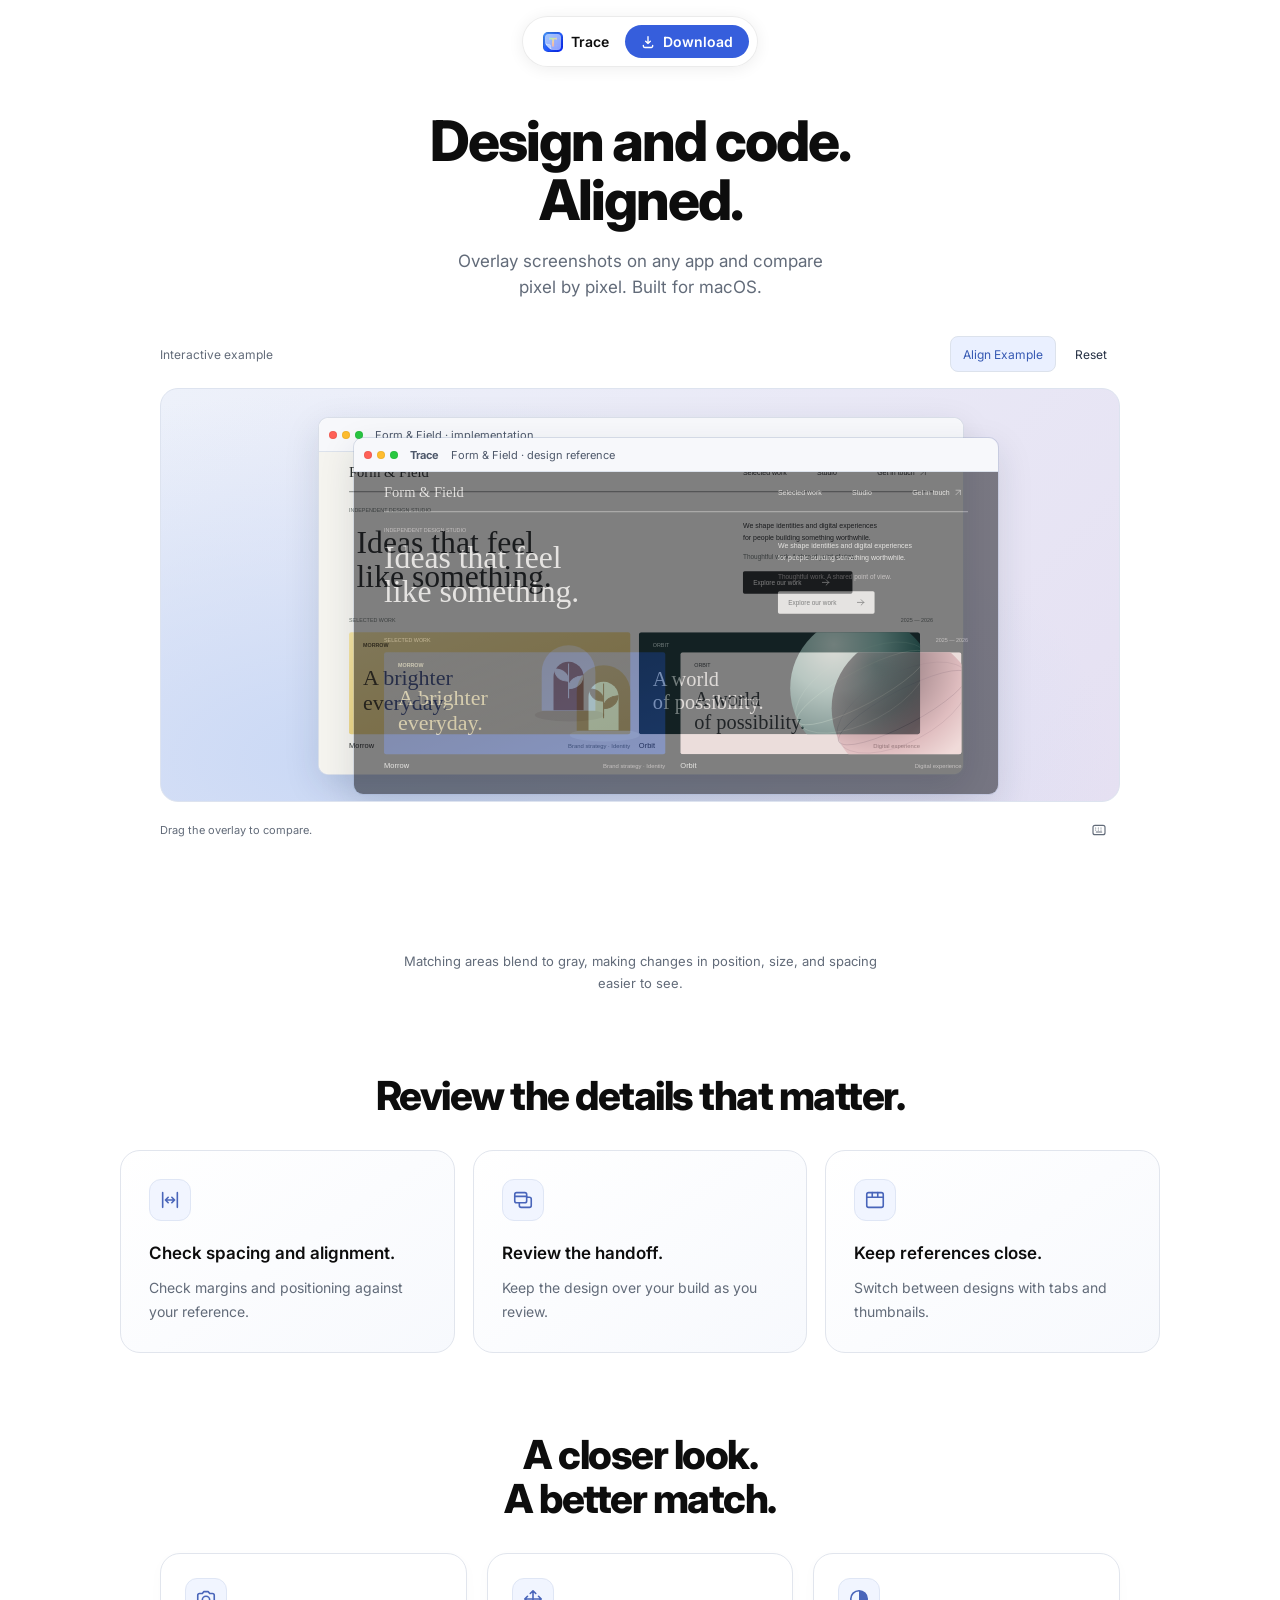
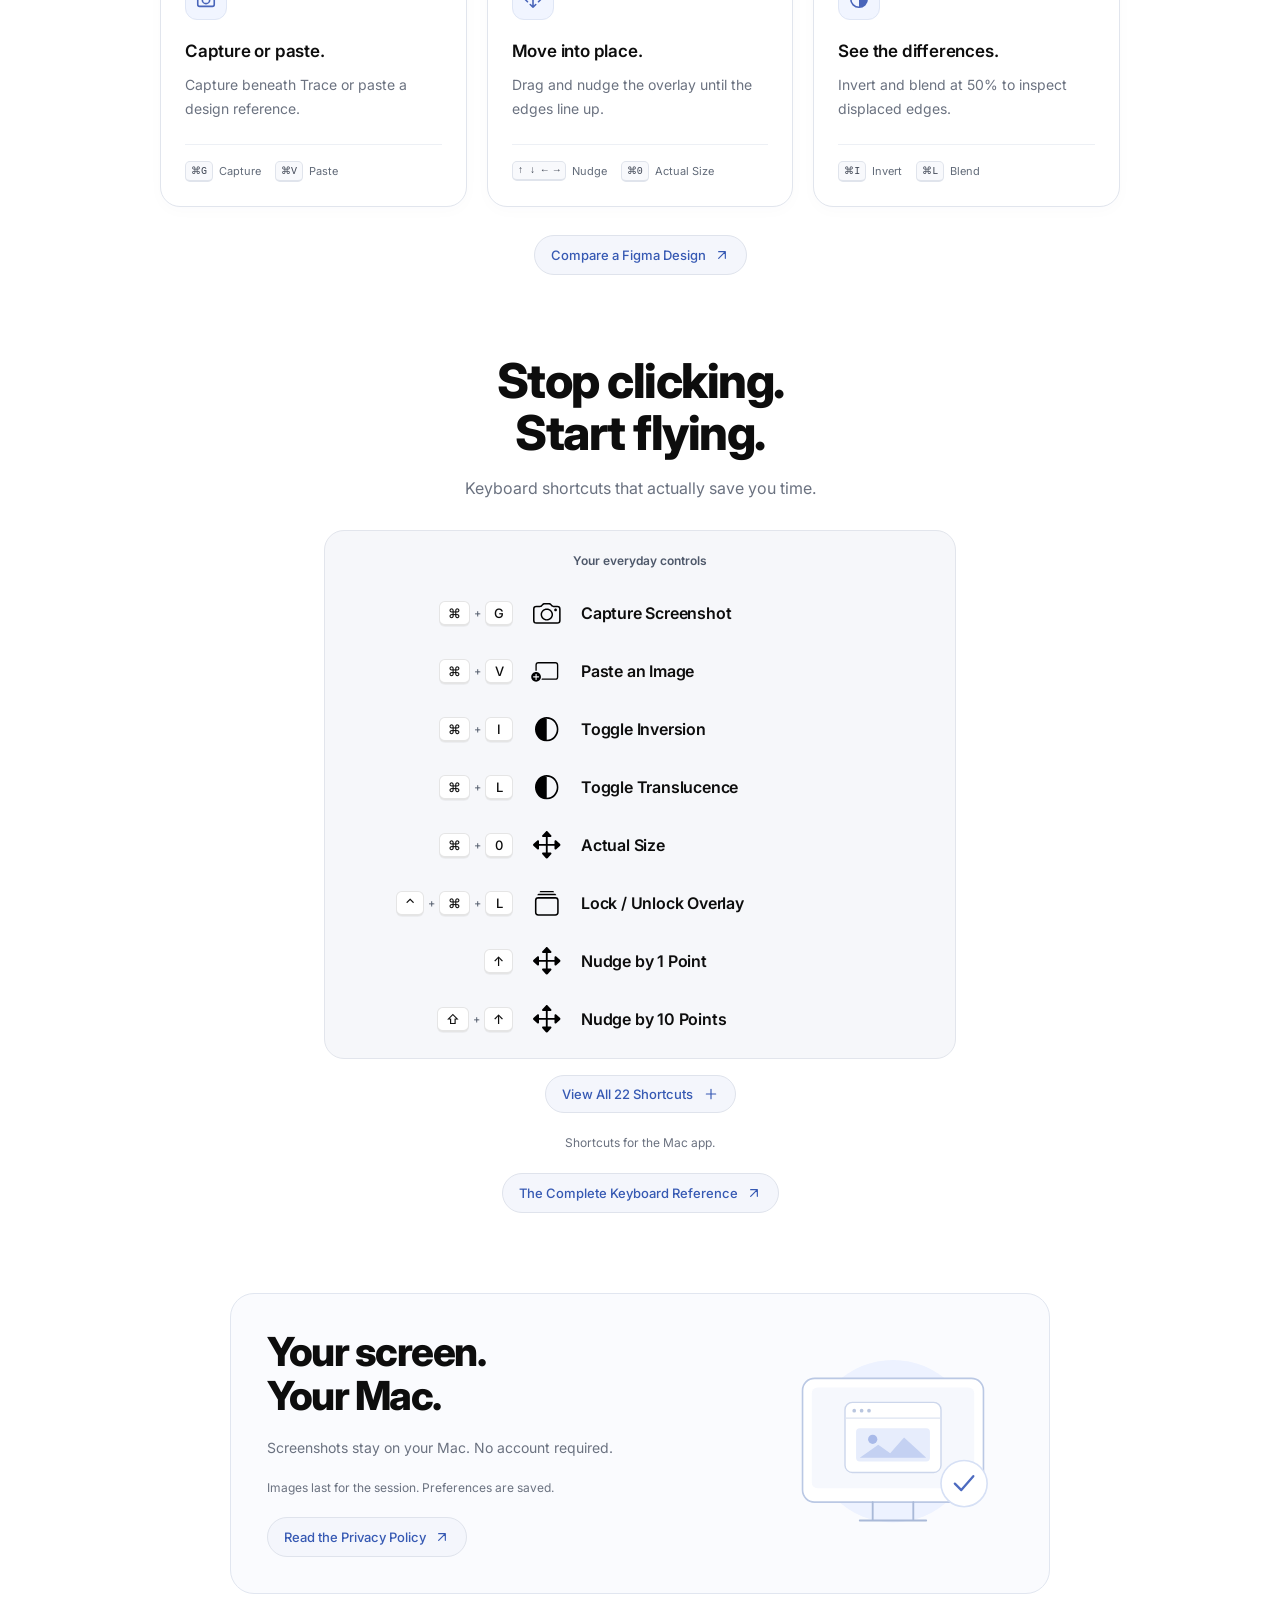
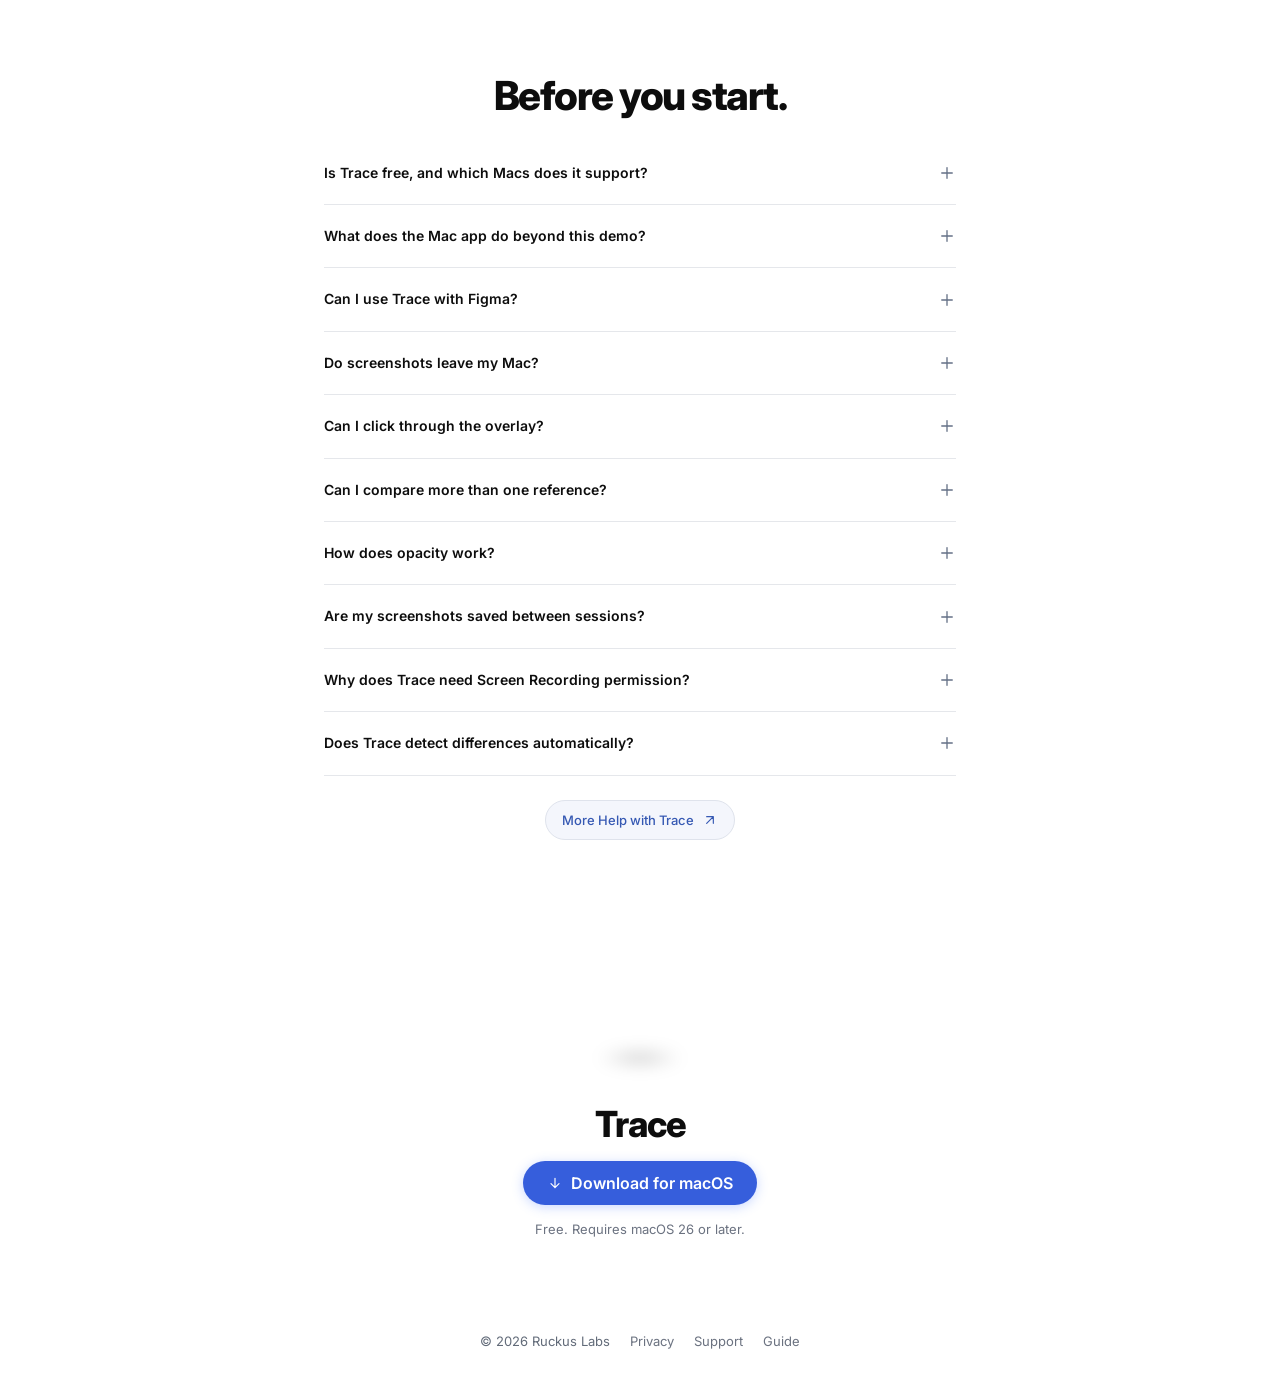
<file: index.html>
<!doctype html>
<html lang="en">
  <head>
    <meta charset="utf-8"><meta name="viewport" content="width=device-width, initial-scale=1">
    <meta name="theme-color" content="#ffffff"><meta name="color-scheme" content="light">
    <title>Trace — Screenshot Overlay &amp; Design Comparison for Mac</title><meta name="description" content="Compare your design with your build. Trace overlays screenshots on websites and apps so you can check spacing, alignment, and layout. Free for Mac.">
    <link rel="canonical" href="https://ruckuslabs.co/trace/"><meta property="og:type" content="website"><meta property="og:url" content="https://ruckuslabs.co/trace/">
    <meta property="og:title" content="Trace — Screenshot Overlay &amp; Design Comparison for Mac"><meta property="og:description" content="Compare your design with your build. Trace overlays screenshots on websites and apps so you can check spacing, alignment, and layout. Free for Mac.">
    <meta property="og:image" content="https://ruckuslabs.co/trace/images/og-image.png"><meta property="og:image:type" content="image/png"><meta property="og:image:width" content="1200"><meta property="og:image:height" content="630"><meta property="og:image:alt" content="Trace screenshot overlay comparison for Mac"><meta property="og:site_name" content="Trace by Ruckus Labs">
    <meta name="twitter:card" content="summary_large_image"><meta name="twitter:title" content="Trace — Screenshot Overlay &amp; Design Comparison for Mac"><meta name="twitter:description" content="Compare your design with your build. Trace overlays screenshots on websites and apps so you can check spacing, alignment, and layout. Free for Mac."><meta name="twitter:image" content="https://ruckuslabs.co/trace/images/og-image.png"><meta name="twitter:image:alt" content="Trace screenshot overlay comparison for Mac">
    <meta name="application-name" content="Trace"><link rel="icon" type="image/png" href="favicon-32x32.png" sizes="32x32"><link rel="icon" type="image/png" href="favicon-128x128.png" sizes="128x128">
    <link rel="preconnect" href="https://fonts.googleapis.com"><link rel="preconnect" href="https://fonts.gstatic.com" crossorigin><link href="https://fonts.googleapis.com/css2?family=Inter:wght@400;500;600;700;800&display=swap" rel="stylesheet">
    <link rel="stylesheet" href="styles.css?v=12"><link rel="stylesheet" href="workspace.css?v=15">
    <script type="application/ld+json">
{
  "@context": "https://schema.org",
  "@graph": [
    {
      "@type": "Organization",
      "@id": "https://ruckuslabs.co/#organization",
      "name": "Ruckus Labs",
      "url": "https://ruckuslabs.co/"
    },
    {
      "@type": "WebPage",
      "@id": "https://ruckuslabs.co/trace/#webpage",
      "url": "https://ruckuslabs.co/trace/",
      "name": "Trace — Screenshot Overlay & Design Comparison for Mac",
      "description": "Compare your design with your build. Trace overlays screenshots on websites and apps so you can check spacing, alignment, and layout. Free for Mac.",
      "inLanguage": "en",
      "publisher": {
        "@id": "https://ruckuslabs.co/#organization"
      },
      "about": {
        "@id": "https://ruckuslabs.co/trace/#software-app"
      },
      "mainEntity": {
        "@id": "https://ruckuslabs.co/trace/#software-app"
      }
    },
    {
      "@type": "SoftwareApplication",
      "name": "Trace",
      "description": "A screenshot overlay tool for Mac. Compare a design reference with a website or app using inversion, translucence, and precise positioning.",
      "applicationCategory": "DesignApplication",
      "operatingSystem": "macOS 26 or later",
      "url": "https://ruckuslabs.co/trace/",
      "image": "https://ruckuslabs.co/trace/images/og-image.png",
      "downloadUrl": "https://apps.apple.com/us/app/trace-pixel-perfect-designs/id6775989256?mt=12",
      "offers": {
        "@type": "Offer",
        "price": "0",
        "priceCurrency": "USD",
        "url": "https://apps.apple.com/us/app/trace-pixel-perfect-designs/id6775989256?mt=12"
      },
      "featureList": [
        "Screenshot capture and clipboard image paste",
        "Inversion and 50% image translucence",
        "Multiple comparison tabs and thumbnail sidebar",
        "Undo and redo within the current session",
        "Actual Size and zoom controls",
        "Lock the overlay to click through it"
      ],
      "author": {
        "@id": "https://ruckuslabs.co/#organization"
      },
      "@id": "https://ruckuslabs.co/trace/#software-app",
      "publisher": {
        "@id": "https://ruckuslabs.co/#organization"
      },
      "mainEntityOfPage": {
        "@id": "https://ruckuslabs.co/trace/#webpage"
      }
    }
  ]
}
    </script>
  </head>
  <body>
    <a class="skip-link" href="#main">Skip to content</a>
<div class="nav-wrap">
    <nav aria-label="Main navigation">
      <a class="nav-brand" href="./">
        <img src="TraceAppIcon.png" width="20" height="20" alt="">
        Trace
      </a>
      <a class="nav-btn" href="https://apps.apple.com/us/app/trace-pixel-perfect-designs/id6775989256?mt=12">
        <svg width="14" height="14" viewBox="0 0 18 18" fill="none" aria-hidden="true" focusable="false">
          <path d="M9 2v9m0 0-3-3m3 3 3-3M3 13.5v.75A1.75 1.75 0 0 0 4.75 16h8.5A1.75 1.75 0 0 0 15 14.25v-.75" stroke="white" stroke-width="1.75" stroke-linecap="round" stroke-linejoin="round" />
        </svg>
        Download
      </a>
    </nav>
  </div>
    <main id="main">
      <section class="browser-workspace" id="workspace" aria-label="Interactive Trace comparison" tabindex="0">
        <div class="product-intro"><h1>Design and code.<br>Aligned.</h1><div class="intro-copy"><p>Overlay screenshots on any app and compare pixel by pixel. Built for macOS.</p></div></div>
        <div class="workspace-toolbar" role="toolbar" aria-label="Comparison controls">
          <div class="demo-instruction"><p>Interactive example</p></div>
          <div class="demo-controls"><button class="demo-align" data-action="align">Align Example</button><button data-action="reset">Reset</button></div>
        </div>
        <div class="workspace-body">
          <div class="workspace-stage" id="workspace-stage" aria-label="Comparison canvas">
            <div class="background-window" id="background-window"><div class="workspace-window-bar"><span class="traffic-dots" aria-hidden="true"><i></i><i></i><i></i></span><span>Form &amp; Field · implementation</span></div><img id="background-image" src="images/demo/field-build.svg" width="1200" height="600" alt="Design-studio website implementation with a shifted heading, wider button, and uneven project spacing" draggable="false"></div>
            <div class="workspace-overlay" id="workspace-overlay" tabindex="0" role="group" aria-label="Trace reference. Drag to move, or use arrow keys."><div class="workspace-window-bar"><span class="traffic-dots" aria-hidden="true"><i></i><i></i><i></i></span><strong>Trace</strong><span id="overlay-name">Form &amp; Field · design reference</span></div><img id="workspace-image" src="images/demo/field-reference.svg" width="1200" height="600" alt="Design-studio website reference with editorial typography and two project previews" draggable="false"></div>

          </div>
        </div>
        <footer class="workspace-status"><span>Drag the overlay to compare.</span><button data-action="shortcuts" aria-label="Keyboard shortcuts"><svg class="ui-icon" viewBox="0 0 24 24" fill="none" stroke="currentColor" stroke-width="1.75" stroke-linecap="round" stroke-linejoin="round" aria-hidden="true"><rect x="3" y="5" width="18" height="14" rx="3"/><path d="M7 9h.01M11 9h.01M15 9h.01M7 12h.01M11 12h.01M15 12h.01M8 15h8"/></svg></button></footer>
        <noscript><p class="workspace-nojs">Enable JavaScript to try the interactive example.</p></noscript>
        <input type="file" id="reference-file" accept="image/*" hidden><input type="file" id="background-file" accept="image/*" hidden>
        <dialog id="workspace-help" aria-labelledby="workspace-help-title" aria-describedby="workspace-help-intro">
          <header class="help-heading"><div><h2 id="workspace-help-title">A few handy shortcuts.</h2><p id="workspace-help-intro">Click the example first. Use ⌘ on Mac or Ctrl on Windows/Linux.</p></div><button class="modal-close" data-action="close-help" aria-label="Close shortcuts" title="Close (Esc)" autofocus><svg viewBox="0 0 24 24" width="20" height="20" fill="none" stroke="currentColor" stroke-width="1.75" stroke-linecap="round" aria-hidden="true" focusable="false"><path d="m6 6 12 12M6 18 18 6"/></svg></button></header>
          <div class="help-shortcuts-body" tabindex="0" aria-label="Keyboard shortcut reference"><div class="shortcut-group"><h3>Compare &amp; move</h3><ul class="help-shortcut-list"><li class="shortcut-row"><div class="shortcut-key"><kbd aria-label="Arrow keys">↑</kbd></div><div class="shortcut-icon"><img src="images/arrow.up.and.down.and.arrow.left.and.right.svg" width="28" height="28" alt=""></div><div class="shortcut-info"><span class="shortcut-name">Move overlay</span></div></li><li class="shortcut-row"><div class="shortcut-key"><kbd>⇧</kbd><span class="key-plus" aria-hidden="true">+</span><kbd aria-label="Arrow keys">↑</kbd></div><div class="shortcut-icon"><img src="images/arrow.up.and.down.and.arrow.left.and.right.svg" width="28" height="28" alt=""></div><div class="shortcut-info"><span class="shortcut-name">Move further</span></div></li><li class="shortcut-row"><div class="shortcut-key"><kbd>⌘</kbd><span class="key-plus" aria-hidden="true">+</span><kbd>I</kbd></div><div class="shortcut-icon"><img src="images/circle.lefthalf.filled.svg" width="28" height="28" alt="" style="--glyph-scale: 0.88"></div><div class="shortcut-info"><span class="shortcut-name">Toggle Inversion</span></div></li><li class="shortcut-row"><div class="shortcut-key"><kbd>⌘</kbd><span class="key-plus" aria-hidden="true">+</span><kbd>L</kbd></div><div class="shortcut-icon"><img src="images/circle.lefthalf.filled.righthalf.striped.horizontal.inverse.svg" width="28" height="28" alt="" style="--glyph-scale: 0.88"></div><div class="shortcut-info"><span class="shortcut-name">Toggle Translucence</span></div></li></ul></div><div class="shortcut-group"><h3>Images &amp; history</h3><ul class="help-shortcut-list"><li class="shortcut-row"><div class="shortcut-key"><kbd>⌘</kbd><span class="key-plus" aria-hidden="true">+</span><kbd>V</kbd></div><div class="shortcut-icon"><img src="images/rectangle.badge.plus.svg" width="28" height="28" alt="" style="--glyph-scale: 1.22"></div><div class="shortcut-info"><span class="shortcut-name">Paste an Image</span></div></li><li class="shortcut-row"><div class="shortcut-key"><kbd>⌘</kbd><span class="key-plus" aria-hidden="true">+</span><kbd>Z</kbd></div><div class="shortcut-icon"><img src="images/undo.svg" width="28" height="28" alt="" style="--glyph-scale: 1.04"></div><div class="shortcut-info"><span class="shortcut-name">Undo</span></div></li><li class="shortcut-row"><div class="shortcut-key"><kbd>⇧</kbd><span class="key-plus" aria-hidden="true">+</span><kbd>⌘</kbd><span class="key-plus" aria-hidden="true">+</span><kbd>Z</kbd></div><div class="shortcut-icon"><img src="images/redo.svg" width="28" height="28" alt="" style="--glyph-scale: 1.04"></div><div class="shortcut-info"><span class="shortcut-name">Redo</span></div></li></ul></div><div class="shortcut-group"><h3>Zoom &amp; size</h3><ul class="help-shortcut-list"><li class="shortcut-row"><div class="shortcut-key"><kbd>⌘</kbd><span class="key-plus" aria-hidden="true">+</span><kbd>+</kbd></div><div class="shortcut-icon"><img src="images/rectangle.badge.plus.svg" width="28" height="28" alt="" style="--glyph-scale: 1.22"></div><div class="shortcut-info"><span class="shortcut-name">Zoom In</span></div></li><li class="shortcut-row"><div class="shortcut-key"><kbd>⌘</kbd><span class="key-plus" aria-hidden="true">+</span><kbd>−</kbd></div><div class="shortcut-icon"><img src="images/rectangle.badge.minus.svg" width="28" height="28" alt="" style="--glyph-scale: 1.22"></div><div class="shortcut-info"><span class="shortcut-name">Zoom Out</span></div></li><li class="shortcut-row"><div class="shortcut-key"><kbd>⌘</kbd><span class="key-plus" aria-hidden="true">+</span><kbd>0</kbd></div><div class="shortcut-icon"><img src="images/arrow.up.and.down.and.arrow.left.and.right.svg" width="28" height="28" alt=""></div><div class="shortcut-info"><span class="shortcut-name">Actual Size</span></div></li><li class="shortcut-row"><div class="shortcut-key"><kbd>⌘</kbd><span class="key-plus" aria-hidden="true">+</span><kbd>F</kbd></div><div class="shortcut-icon"><img src="images/arrow.up.and.down.and.arrow.left.and.right.svg" width="28" height="28" alt=""></div><div class="shortcut-info"><span class="shortcut-name">Fit to Canvas</span></div></li></ul></div><p class="help-footnote">Use any arrow key to move; hold Shift for larger nudges. Images and history last for this session.</p></div>
        </dialog>
      </section>
      <section class="comparison-feature" aria-label="Comparison details"><p id="workspace-message" class="comparison-detail" role="status" aria-live="polite">Matching areas blend to gray, revealing differences in the details.</p></section>
      <section class="benefits">
        <h2>Review the details that matter.</h2>
        <div class="benefit-layout">
          <div class="benefit-cards">
            <article><div class="benefit-icon"><svg class="section-icon" viewBox="0 0 24 24" width="22" height="22" fill="none" stroke="currentColor" stroke-width="1.75" stroke-linecap="round" stroke-linejoin="round" aria-hidden="true" focusable="false"><path d="M4 4v16M20 4v16M8 12h8m-6-3-3 3 3 3m4-6 3 3-3 3"/></svg></div><div><h3>Check spacing and alignment.</h3><p>Check margins and positioning against your reference.</p></div></article>
            <article><div class="benefit-icon"><svg class="section-icon" viewBox="0 0 24 24" width="22" height="22" fill="none" stroke="currentColor" stroke-width="1.75" stroke-linecap="round" stroke-linejoin="round" aria-hidden="true" focusable="false"><rect x="3" y="4" width="13" height="11" rx="2"/><path d="M8 15v3a2 2 0 0 0 2 2h9a2 2 0 0 0 2-2v-7a2 2 0 0 0-2-2h-3M3 8h13"/></svg></div><div><h3>Review the handoff.</h3><p>Keep the design over your build as you review.</p></div></article>
            <article><div class="benefit-icon"><svg class="section-icon" viewBox="0 0 24 24" width="22" height="22" fill="none" stroke="currentColor" stroke-width="1.75" stroke-linecap="round" stroke-linejoin="round" aria-hidden="true" focusable="false"><rect x="3" y="4" width="18" height="16" rx="2"/><path d="M3 9h18M9 4v5M15 4v5"/></svg></div><div><h3>Keep references close.</h3><p>Switch between designs with tabs and thumbnails.</p></div></article>
          </div>
        </div>
      </section>
      <section class="how-it-works">
        <h2>
          A closer look.<br>A better match.
        </h2>
        <ol class="workflow-steps">
          <li><div class="workflow-icon"><svg class="section-icon" viewBox="0 0 24 24" width="22" height="22" fill="none" stroke="currentColor" stroke-width="1.75" stroke-linecap="round" stroke-linejoin="round" aria-hidden="true" focusable="false"><path d="M8 6 9.5 4h5L16 6h3a2 2 0 0 1 2 2v10a2 2 0 0 1-2 2H5a2 2 0 0 1-2-2V8a2 2 0 0 1 2-2z"/><circle cx="12" cy="13" r="4"/></svg></div><div class="workflow-copy"><h3>Capture or paste.</h3><p>Capture beneath Trace or paste a design reference.</p><div class="workflow-keys"><span><kbd>⌘G</kbd> Capture</span><span><kbd>⌘V</kbd> Paste</span></div></div></li>
          <li><div class="workflow-icon"><svg class="section-icon" viewBox="0 0 24 24" width="22" height="22" fill="none" stroke="currentColor" stroke-width="1.75" stroke-linecap="round" stroke-linejoin="round" aria-hidden="true" focusable="false"><path d="M12 3v18M3 12h18M9 6l3-3 3 3M9 18l3 3 3-3M6 9l-3 3 3 3M18 9l3 3-3 3"/></svg></div><div class="workflow-copy"><h3>Move into place.</h3><p>Drag and nudge the overlay until the edges line up.</p><div class="workflow-keys"><span><kbd>↑ ↓ ← →</kbd> Nudge</span><span><kbd>⌘0</kbd> Actual Size</span></div></div></li>
          <li><div class="workflow-icon"><svg class="section-icon" viewBox="0 0 24 24" width="22" height="22" fill="none" stroke="currentColor" stroke-width="1.75" stroke-linecap="round" stroke-linejoin="round" aria-hidden="true" focusable="false"><circle cx="12" cy="12" r="9"/><path d="M12 3v18M12 3a9 9 0 0 1 0 18" fill="currentColor" stroke="none"/></svg></div><div class="workflow-copy"><h3>See the differences.</h3><p>Invert and blend at 50% to inspect displaced edges.</p><div class="workflow-keys"><span><kbd>⌘I</kbd> Invert</span><span><kbd>⌘L</kbd> Blend</span></div></div></li>
        </ol>
        <a class="secondary-button" href="guides/figma-design-comparison/">Compare a Figma Design <svg class="ui-icon" viewBox="0 0 24 24" width="16" height="16" fill="none" stroke="currentColor" stroke-width="1.75" stroke-linecap="round" stroke-linejoin="round" aria-hidden="true" focusable="false"><path d="M7 17 17 7M7 7h10v10"/></svg></a>
      </section>
      <section class="shortcuts" id="shortcuts">
        <h2>
          Stop clicking.<br>Start flying.
        </h2>
        <p>
          Keyboard shortcuts that actually save you time.
        </p>
<div class="shortcuts-card"><div class="shortcut-group"><h3>Your everyday controls</h3><div class="shortcut-row">
              <div class="shortcut-key">
                <kbd>⌘</kbd><span class="key-plus" aria-hidden="true">+</span><kbd>G</kbd>
              </div>
              <div class="shortcut-icon">
                <img src="images/camera.svg" width="28" height="28" alt="">
              </div>
              <div class="shortcut-info">
                <span class="shortcut-name">Capture Screenshot</span>
              </div>
            </div><div class="shortcut-row">
              <div class="shortcut-key">
                <kbd>⌘</kbd><span class="key-plus" aria-hidden="true">+</span><kbd>V</kbd>
              </div>
              <div class="shortcut-icon">
                <img src="images/rectangle.badge.plus.svg" width="28" height="28" style="--glyph-scale: 1.22" alt="">
              </div>
              <div class="shortcut-info">
                <span class="shortcut-name">Paste an Image</span>
              </div>
            </div><div class="shortcut-row">
              <div class="shortcut-key">
                <kbd>⌘</kbd><span class="key-plus" aria-hidden="true">+</span><kbd>I</kbd>
              </div>
              <div class="shortcut-icon">
                <img src="images/circle.lefthalf.filled.svg" width="28" height="28" style="--glyph-scale: 0.88" alt="">
              </div>
              <div class="shortcut-info">
                <span class="shortcut-name">Toggle Inversion</span>
              </div>
            </div><div class="shortcut-row">
              <div class="shortcut-key">
                <kbd>⌘</kbd><span class="key-plus" aria-hidden="true">+</span><kbd>L</kbd>
              </div>
              <div class="shortcut-icon">
                <img src="images/circle.lefthalf.filled.svg" width="28" height="28" style="--glyph-scale: 0.88" alt="">
              </div>
              <div class="shortcut-info">
                <span class="shortcut-name">Toggle Translucence</span>
              </div>
            </div><div class="shortcut-row">
              <div class="shortcut-key">
                <kbd>⌘</kbd><span class="key-plus" aria-hidden="true">+</span><kbd>0</kbd>
              </div>
              <div class="shortcut-icon">
                <img src="images/arrow.up.and.down.and.arrow.left.and.right.svg" width="28" height="28" alt="">
              </div>
              <div class="shortcut-info">
                <span class="shortcut-name">Actual Size</span>
              </div>
            </div><div class="shortcut-row">
              <div class="shortcut-key">
                <kbd>⌃</kbd><span class="key-plus" aria-hidden="true">+</span><kbd>⌘</kbd><span class="key-plus" aria-hidden="true">+</span><kbd>L</kbd>
              </div>
              <div class="shortcut-icon">
                <img src="images/rectangle.stack.svg" width="28" height="28" alt="">
              </div>
              <div class="shortcut-info">
                <span class="shortcut-name">Lock / Unlock Overlay</span>
              </div>
            </div><div class="shortcut-row">
              <div class="shortcut-key">
                <kbd>↑</kbd>
              </div>
              <div class="shortcut-icon">
                <img src="images/arrow.up.and.down.and.arrow.left.and.right.svg" width="28" height="28" alt="">
              </div>
              <div class="shortcut-info">
                <span class="shortcut-name">Nudge by 1 Point</span>
              </div>
            </div><div class="shortcut-row">
              <div class="shortcut-key">
                <kbd>⇧</kbd><span class="key-plus" aria-hidden="true">+</span><kbd>↑</kbd>
              </div>
              <div class="shortcut-icon">
                <img src="images/arrow.up.and.down.and.arrow.left.and.right.svg" width="28" height="28" alt="">
              </div>
              <div class="shortcut-info">
                <span class="shortcut-name">Nudge by 10 Points</span>
              </div>
            </div></div><details class="more-shortcuts"><summary><span class="shortcuts-show">View All 22 Shortcuts</span><span class="shortcuts-hide">Show Fewer Shortcuts</span><svg class="ui-icon shortcut-expand-icon" viewBox="0 0 24 24" fill="none" stroke="currentColor" stroke-width="1.75" stroke-linecap="round" aria-hidden="true"><path d="M5 12h14M12 5v14"/></svg></summary><div class="shortcuts-expanded"><div class="shortcut-group">
            <h3>
              Capture & edit
            </h3>


            <div class="shortcut-row">
              <div class="shortcut-key">
                <kbd>⌘</kbd><span class="key-plus" aria-hidden="true">+</span><kbd>C</kbd>
              </div>
              <div class="shortcut-icon">
                <img src="images/rectangle.stack.svg" width="28" height="28" alt="">
              </div>
              <div class="shortcut-info">
                <span class="shortcut-name">Copy an Image</span>
              </div>
            </div>
            <div class="shortcut-row">
              <div class="shortcut-key">
                <kbd>⌘</kbd><span class="key-plus" aria-hidden="true">+</span><kbd>Z</kbd>
              </div>
              <div class="shortcut-icon">
                <img src="images/undo.svg" width="28" height="28" style="--glyph-scale: 1.04" alt="">
              </div>
              <div class="shortcut-info">
                <span class="shortcut-name">Undo</span>
              </div>
            </div>
            <div class="shortcut-row">
              <div class="shortcut-key">
                <kbd>⇧</kbd><span class="key-plus" aria-hidden="true">+</span><kbd>⌘</kbd><span class="key-plus" aria-hidden="true">+</span><kbd>Z</kbd>
              </div>
              <div class="shortcut-icon">
                <img src="images/redo.svg" width="28" height="28" style="--glyph-scale: 1.04" alt="">
              </div>
              <div class="shortcut-info">
                <span class="shortcut-name">Redo</span>
              </div>
            </div>
          </div><div class="shortcut-group">
            <h3>
              Compare & align
            </h3>



            <div class="shortcut-row">
              <div class="shortcut-key">
                <kbd>⌘</kbd><span class="key-plus" aria-hidden="true">+</span><kbd>+</kbd>
              </div>
              <div class="shortcut-icon">
                <img src="images/rectangle.badge.plus.svg" width="28" height="28" style="--glyph-scale: 1.22" alt="">
              </div>
              <div class="shortcut-info">
                <span class="shortcut-name">Zoom In</span>
              </div>
            </div>
            <div class="shortcut-row">
              <div class="shortcut-key">
                <kbd>⌘</kbd><span class="key-plus" aria-hidden="true">+</span><kbd>−</kbd>
              </div>
              <div class="shortcut-icon">
                <img src="images/rectangle.badge.minus.svg" width="28" height="28" style="--glyph-scale: 1.22" alt="">
              </div>
              <div class="shortcut-info">
                <span class="shortcut-name">Zoom Out</span>
              </div>
            </div>
            <div class="shortcut-row">
              <div class="shortcut-key">
                <kbd>⌘</kbd><span class="key-plus" aria-hidden="true">+</span><kbd>F</kbd>
              </div>
              <div class="shortcut-icon">
                <img src="images/arrow.up.and.down.and.arrow.left.and.right.svg" width="28" height="28" alt="">
              </div>
              <div class="shortcut-info">
                <span class="shortcut-name">Fit Window to Image</span>
              </div>
            </div>


          </div><div class="shortcut-group">
            <h3>
              Tabs & workspace
            </h3>
            <div class="shortcut-row">
              <div class="shortcut-key">
                <kbd>⌘</kbd><span class="key-plus" aria-hidden="true">+</span><kbd>T</kbd>
              </div>
              <div class="shortcut-icon">
                <img src="images/rectangle.badge.plus.svg" width="28" height="28" style="--glyph-scale: 1.22" alt="">
              </div>
              <div class="shortcut-info">
                <span class="shortcut-name">New Tab</span>
              </div>
            </div>
            <div class="shortcut-row">
              <div class="shortcut-key">
                <kbd>⌘</kbd><span class="key-plus" aria-hidden="true">+</span><kbd>W</kbd>
              </div>
              <div class="shortcut-icon">
                <img src="images/rectangle.badge.minus.svg" width="28" height="28" style="--glyph-scale: 1.22" alt="">
              </div>
              <div class="shortcut-info">
                <span class="shortcut-name">Close Current Tab</span>
              </div>
            </div>
            <div class="shortcut-row">
              <div class="shortcut-key">
                <kbd>⌘</kbd><span class="key-plus" aria-hidden="true">+</span><kbd>1–9</kbd>
              </div>
              <div class="shortcut-icon">
                <img src="images/rectangle.stack.svg" width="28" height="28" alt="">
              </div>
              <div class="shortcut-info">
                <span class="shortcut-name">Switch Tabs</span>
              </div>
            </div>
            <div class="shortcut-row">
              <div class="shortcut-key">
                <kbd>⌘</kbd><span class="key-plus" aria-hidden="true">+</span><kbd>\</kbd>
              </div>
              <div class="shortcut-icon">
                <img src="images/sidebar.squares.left.svg" width="28" height="28" alt="">
              </div>
              <div class="shortcut-info">
                <span class="shortcut-name">Toggle Thumbnail Sidebar</span>
              </div>
            </div>
            <div class="shortcut-row">
              <div class="shortcut-key">
                <kbd>⇧</kbd><span class="key-plus" aria-hidden="true">+</span><kbd>⌘</kbd><span class="key-plus" aria-hidden="true">+</span><kbd>T</kbd>
              </div>
              <div class="shortcut-icon">
                <img src="images/rectangle.stack.svg" width="28" height="28" alt="">
              </div>
              <div class="shortcut-info">
                <span class="shortcut-name">Toggle Tab Bar</span>
              </div>
            </div>
            <div class="shortcut-row">
              <div class="shortcut-key">
                <kbd>⌘</kbd><span class="key-plus" aria-hidden="true">+</span><kbd>N</kbd>
              </div>
              <div class="shortcut-icon">
                <img src="images/rectangle.badge.plus.svg" width="28" height="28" style="--glyph-scale: 1.22" alt="">
              </div>
              <div class="shortcut-info">
                <span class="shortcut-name">New Window</span>
              </div>
            </div>
            <div class="shortcut-row">
              <div class="shortcut-key">
                <kbd>⌘</kbd><span class="key-plus" aria-hidden="true">+</span><kbd>D</kbd>
              </div>
              <div class="shortcut-icon">
                <img src="images/circle.lefthalf.filled.righthalf.striped.horizontal.inverse.svg" width="28" height="28" style="--glyph-scale: 0.88" alt="">
              </div>
              <div class="shortcut-info">
                <span class="shortcut-name">Toggle Theme</span>
              </div>
            </div>

            <div class="shortcut-row">
              <div class="shortcut-key">
                <kbd>⌃</kbd><span class="key-plus" aria-hidden="true">+</span><kbd>⌘</kbd><span class="key-plus" aria-hidden="true">+</span><kbd>H</kbd>
              </div>
              <div class="shortcut-icon">
                <img src="images/rectangle.badge.minus.svg" width="28" height="28" style="--glyph-scale: 1.22" alt="">
              </div>
              <div class="shortcut-info">
                <span class="shortcut-name">Show / Hide Overlays</span>
              </div>
            </div>
          </div></div></details></div>
        <p class="shortcut-note">
          Shortcuts for the Mac app.
        </p>
        <a class="secondary-button" href="support/#shortcuts">The Complete Keyboard Reference <svg class="ui-icon" viewBox="0 0 24 24" width="16" height="16" fill="none" stroke="currentColor" stroke-width="1.75" stroke-linecap="round" stroke-linejoin="round" aria-hidden="true" focusable="false"><path d="M7 17 17 7M7 7h10v10"/></svg></a>
      </section>
      <section class="privacy-note"><div class="privacy-copy">
        <h2>
          Your screen.<br>Your Mac.
        </h2>
        <p>
          Screenshots stay on your Mac. No account required.
        </p>
        <p class="small-copy">
          Images last for the session. Preferences are saved.
        </p>
        <a class="secondary-button" href="privacy/">Read the Privacy Policy <svg class="ui-icon" viewBox="0 0 24 24" width="16" height="16" fill="none" stroke="currentColor" stroke-width="1.75" stroke-linecap="round" stroke-linejoin="round" aria-hidden="true" focusable="false"><path d="M7 17 17 7M7 7h10v10"/></svg></a>
        </div>
        <svg class="privacy-graphic" viewBox="0 0 260 210" width="260" height="210" fill="none" aria-hidden="true" focusable="false">
          <circle cx="130" cy="102" r="88" fill="#edf2ff"/>
          <rect x="32" y="34" width="196" height="134" rx="13" fill="white" stroke="#bac8e4" stroke-width="1.75"/>
          <rect x="42" y="44" width="176" height="109" rx="6" fill="#f6f8fd"/>
          <path d="M108 168v20m44-20v20m-58 0h72" stroke="#a9b9d8" stroke-width="2" stroke-linecap="round"/>
          <rect x="78" y="60" width="104" height="76" rx="8" fill="white" stroke="#ccd6eb" stroke-width="1.5"/>
          <path d="M78 77h104" stroke="#dce3f1" stroke-width="1.5"/>
          <circle cx="88" cy="69" r="2" fill="#b9c6df"/><circle cx="96" cy="69" r="2" fill="#b9c6df"/><circle cx="104" cy="69" r="2" fill="#b9c6df"/>
          <rect x="90" y="88" width="80" height="36" rx="4" fill="#e7edfc"/>
          <circle cx="108" cy="100" r="5" fill="#a9bae9"/>
          <path d="m94 120 20-14 13 9 15-17 24 22" fill="#c4d1f2"/>
          <circle cx="207" cy="148" r="25" fill="white" stroke="#d6e0f5" stroke-width="1.75"/>
          <path d="m197 148 7 7 13-15" stroke="#4d6bc0" stroke-width="2.5" stroke-linecap="round" stroke-linejoin="round"/>
        </svg>
      </section>
      <section class="quick-faq">
        <h2>
          Before you start.
        </h2>
<details><summary>Is Trace free, and which Macs does it support? <svg class="ui-icon faq-icon" viewBox="0 0 24 24" width="16" height="16" fill="none" stroke="currentColor" stroke-width="1.75" stroke-linecap="round" stroke-linejoin="round" aria-hidden="true" focusable="false"><path d="M5 12h14"/><path class="faq-icon-vertical" d="M12 5v14"/></svg></summary><p>Trace is free on the Mac App Store and requires macOS 26 or later.</p></details>
<details><summary>What does the Mac app do beyond this demo? <svg class="ui-icon faq-icon" viewBox="0 0 24 24" width="16" height="16" fill="none" stroke="currentColor" stroke-width="1.75" stroke-linecap="round" stroke-linejoin="round" aria-hidden="true" focusable="false"><path d="M5 12h14"/><path class="faq-icon-vertical" d="M12 5v14"/></svg></summary><p>Trace for Mac floats above other apps, captures beneath its window, and supports tabs and click-through locking.</p></details>
<details>
          <summary>
            Can I use Trace with Figma? <svg class="ui-icon faq-icon" viewBox="0 0 24 24" width="16" height="16" fill="none" stroke="currentColor" stroke-width="1.75" stroke-linecap="round" stroke-linejoin="round" aria-hidden="true" focusable="false"><path d="M5 12h14"/><path class="faq-icon-vertical" d="M12 5v14"/></svg></summary>
          <p>
            Yes. Copy your design as an image and paste it into Trace. There is no direct Figma integration.
          </p>
        </details>
<details><summary>Do screenshots leave my Mac? <svg class="ui-icon faq-icon" viewBox="0 0 24 24" width="16" height="16" fill="none" stroke="currentColor" stroke-width="1.75" stroke-linecap="round" stroke-linejoin="round" aria-hidden="true" focusable="false"><path d="M5 12h14"/><path class="faq-icon-vertical" d="M12 5v14"/></svg></summary><p>No. Trace keeps screenshots on your Mac. Images in this browser demo are cleared on reload.</p></details>
<details><summary>Can I click through the overlay? <svg class="ui-icon faq-icon" viewBox="0 0 24 24" width="16" height="16" fill="none" stroke="currentColor" stroke-width="1.75" stroke-linecap="round" stroke-linejoin="round" aria-hidden="true" focusable="false"><path d="M5 12h14"/><path class="faq-icon-vertical" d="M12 5v14"/></svg></summary><p>Yes. Press Control–Command–L to lock the overlay. Activate Trace again to unlock it.</p></details>
<details><summary>Can I compare more than one reference? <svg class="ui-icon faq-icon" viewBox="0 0 24 24" width="16" height="16" fill="none" stroke="currentColor" stroke-width="1.75" stroke-linecap="round" stroke-linejoin="round" aria-hidden="true" focusable="false"><path d="M5 12h14"/><path class="faq-icon-vertical" d="M12 5v14"/></svg></summary><p>Yes. Keep references in tabs, browse thumbnails, or open another window.</p></details>
<details>
          <summary>
            How does opacity work? <svg class="ui-icon faq-icon" viewBox="0 0 24 24" width="16" height="16" fill="none" stroke="currentColor" stroke-width="1.75" stroke-linecap="round" stroke-linejoin="round" aria-hidden="true" focusable="false"><path d="M5 12h14"/><path class="faq-icon-vertical" d="M12 5v14"/></svg></summary>
          <p>
            Image translucence toggles between 50% and opaque. Window opacity adjusts the whole window. Matching areas turn gray with 50% translucence and 100% window opacity.
          </p>
        </details>
<details><summary>Are my screenshots saved between sessions? <svg class="ui-icon faq-icon" viewBox="0 0 24 24" width="16" height="16" fill="none" stroke="currentColor" stroke-width="1.75" stroke-linecap="round" stroke-linejoin="round" aria-hidden="true" focusable="false"><path d="M5 12h14"/><path class="faq-icon-vertical" d="M12 5v14"/></svg></summary><p>Screenshots and undo history last for the session. Copy images out to keep them. Preferences and window positions persist.</p></details>
<details><summary>Why does Trace need Screen Recording permission? <svg class="ui-icon faq-icon" viewBox="0 0 24 24" width="16" height="16" fill="none" stroke="currentColor" stroke-width="1.75" stroke-linecap="round" stroke-linejoin="round" aria-hidden="true" focusable="false"><path d="M5 12h14"/><path class="faq-icon-vertical" d="M12 5v14"/></svg></summary><p>macOS requires it to capture beneath Trace. You can also paste an image from the clipboard.</p></details>
<details>
          <summary>
            Does Trace detect differences automatically? <svg class="ui-icon faq-icon" viewBox="0 0 24 24" width="16" height="16" fill="none" stroke="currentColor" stroke-width="1.75" stroke-linecap="round" stroke-linejoin="round" aria-hidden="true" focusable="false"><path d="M5 12h14"/><path class="faq-icon-vertical" d="M12 5v14"/></svg></summary>
          <p>
            No. Trace helps you inspect differences visually; it does not generate automated reports.
          </p>
        </details>
        <a class="secondary-button" href="support/">More Help with Trace <svg class="ui-icon" viewBox="0 0 24 24" width="16" height="16" fill="none" stroke="currentColor" stroke-width="1.75" stroke-linecap="round" stroke-linejoin="round" aria-hidden="true" focusable="false"><path d="M7 17 17 7M7 7h10v10"/></svg></a>
      </section>
      <section class="cta">
        <div class="icon-scene">
          <div class="icon-wrapper" id="cta-icon">
            <img class="icon-layer" id="cta-face" src="TraceAppIcon.png" width="120" height="120" alt="Trace app icon" loading="lazy">
            <div class="icon-sheen" id="cta-sheen">
            </div>
          </div>
          <div class="icon-shadow" id="cta-shadow">
          </div>
        </div>
        <h2>
          Trace
        </h2>
        <a class="btn-download" href="https://apps.apple.com/us/app/trace-pixel-perfect-designs/id6775989256?mt=12"><svg class="ui-icon" viewBox="0 0 24 24" width="16" height="16" fill="none" stroke="currentColor" stroke-width="1.75" stroke-linecap="round" stroke-linejoin="round" aria-hidden="true" focusable="false"><path d="M12 5v14m-6-6 6 6 6-6"/></svg> Download for macOS</a>
        <p class="platform-note">
          Free. Requires macOS 26 or later.
        </p>
      </section>
    </main>
    <footer class="site-footer">
      <span>© 2026 Ruckus Labs</span><a href="privacy/">Privacy</a><a href="support/">Support</a><a href="guides/figma-design-comparison/">Guide</a>
    </footer>
    <script src="script.js?v=12" defer></script><script src="workspace.js?v=12" defer></script>
  </body>
</html>
</file>
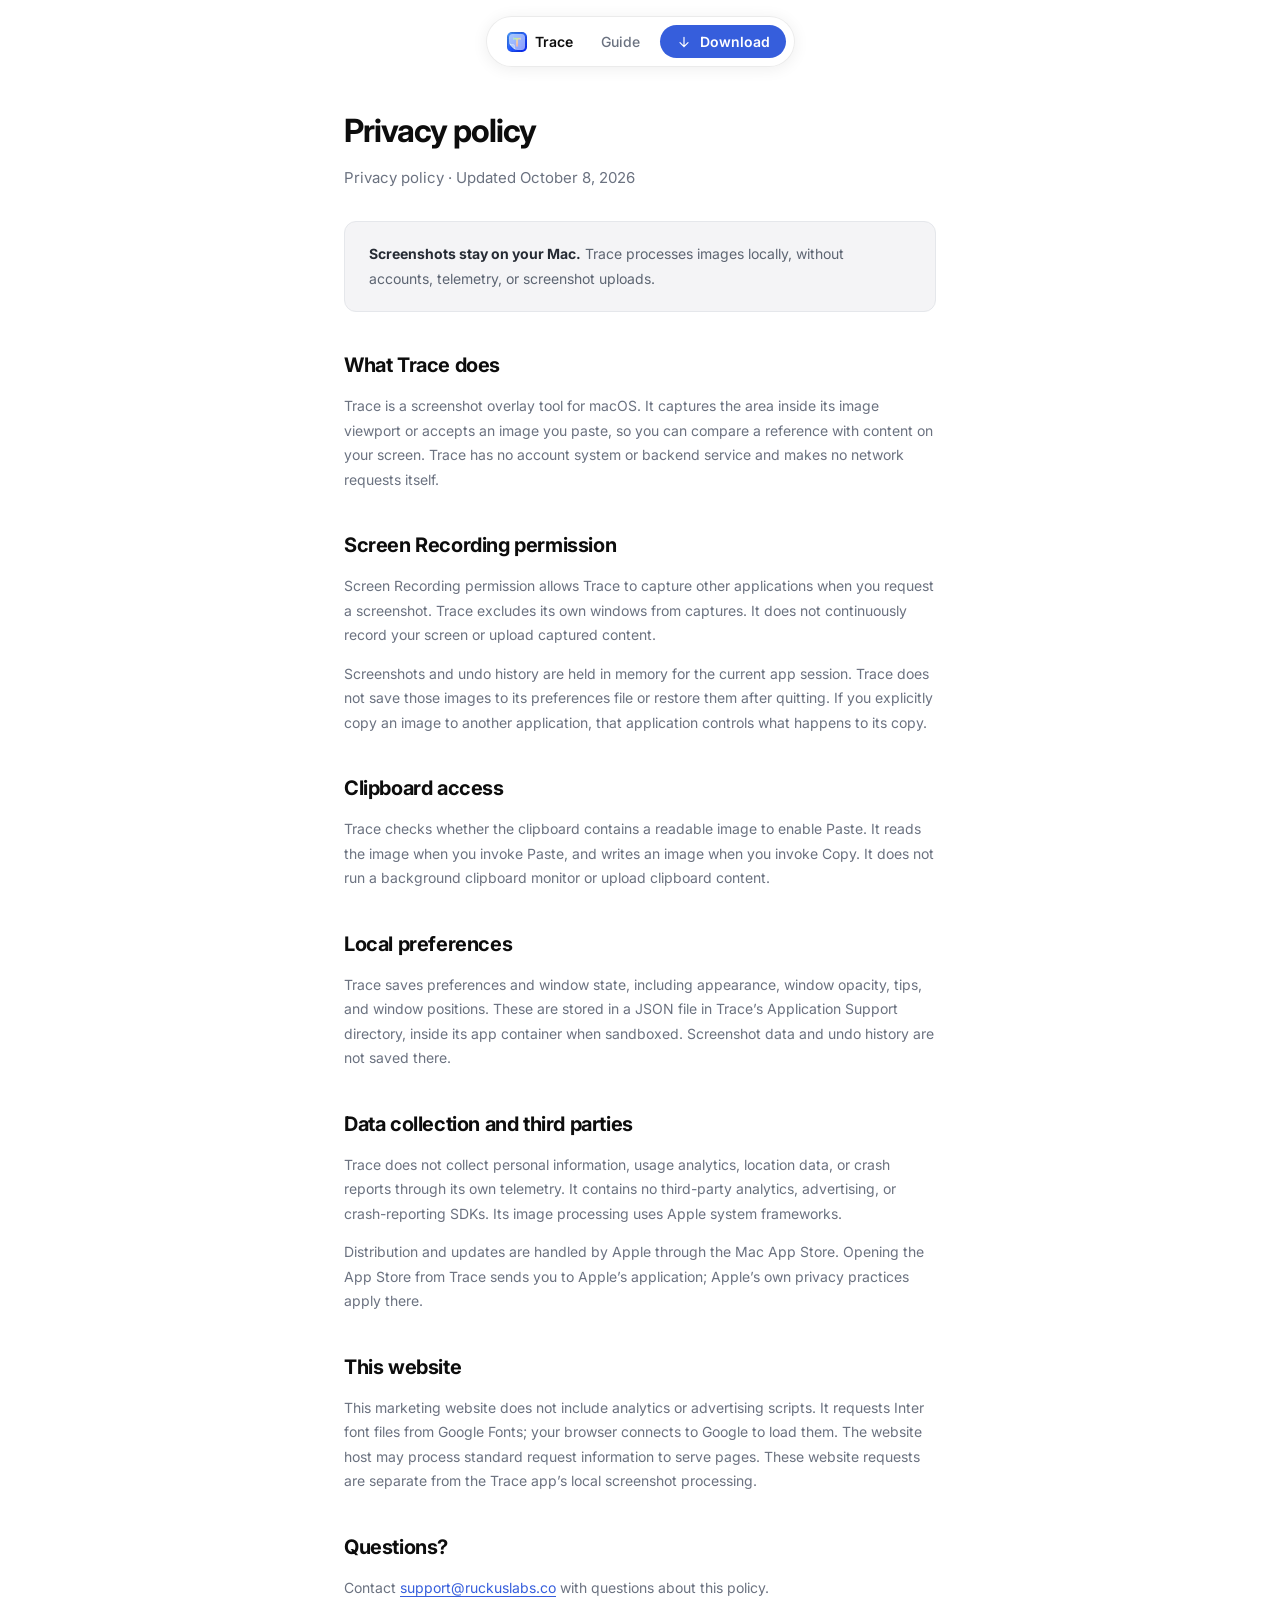
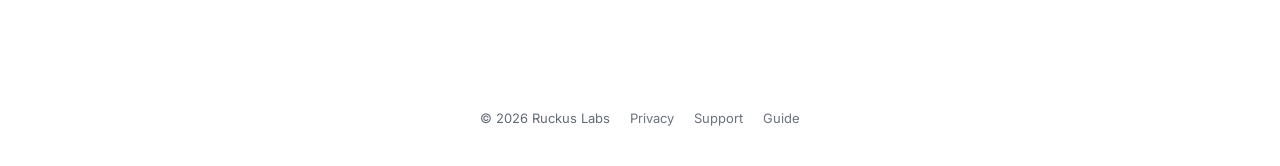
<file: privacy/index.html>
<!doctype html>
<html lang="en">
  <head>
    <meta charset="utf-8"><meta name="viewport" content="width=device-width, initial-scale=1">
    <meta name="theme-color" content="#ffffff"><meta name="color-scheme" content="light">
    <title>Trace Privacy — Local Screenshots, No Accounts</title><meta name="description" content="Trace processes screenshots locally on your Mac. Learn about screen recording permission, clipboard access, session-only images, and local preferences.">
    <link rel="canonical" href="https://ruckuslabs.co/trace/privacy/"><meta property="og:type" content="website"><meta property="og:url" content="https://ruckuslabs.co/trace/privacy/">
    <meta property="og:title" content="Trace Privacy — Local Screenshots, No Accounts"><meta property="og:description" content="Trace processes screenshots locally on your Mac. Learn about screen recording permission, clipboard access, session-only images, and local preferences.">
    <meta property="og:image" content="https://ruckuslabs.co/trace/images/og-image.png"><meta property="og:image:type" content="image/png"><meta property="og:image:width" content="1200"><meta property="og:image:height" content="630"><meta property="og:image:alt" content="Trace screenshot overlay comparison for Mac"><meta property="og:site_name" content="Trace by Ruckus Labs">
    <meta name="twitter:card" content="summary_large_image"><meta name="twitter:title" content="Trace Privacy — Local Screenshots, No Accounts"><meta name="twitter:description" content="Trace processes screenshots locally on your Mac. Learn about screen recording permission, clipboard access, session-only images, and local preferences."><meta name="twitter:image" content="https://ruckuslabs.co/trace/images/og-image.png"><meta name="twitter:image:alt" content="Trace screenshot overlay comparison for Mac">
    <meta name="application-name" content="Trace"><link rel="icon" type="image/png" href="../favicon-32x32.png" sizes="32x32"><link rel="icon" type="image/png" href="../favicon-128x128.png" sizes="128x128">
    <link rel="preconnect" href="https://fonts.googleapis.com"><link rel="preconnect" href="https://fonts.gstatic.com" crossorigin><link href="https://fonts.googleapis.com/css2?family=Inter:wght@400;500;600;700;800&display=swap" rel="stylesheet">
    <link rel="stylesheet" href="../styles.css?v=12">
    <script type="application/ld+json">
{
  "@context": "https://schema.org",
  "@graph": [
    {
      "@type": "Organization",
      "@id": "https://ruckuslabs.co/#organization",
      "name": "Ruckus Labs",
      "url": "https://ruckuslabs.co/"
    },
    {
      "@type": "WebPage",
      "@id": "https://ruckuslabs.co/trace/privacy/#webpage",
      "url": "https://ruckuslabs.co/trace/privacy/",
      "name": "Trace Privacy — Local Screenshots, No Accounts",
      "description": "Trace processes screenshots locally on your Mac. Learn about screen recording permission, clipboard access, session-only images, and local preferences.",
      "inLanguage": "en",
      "publisher": {
        "@id": "https://ruckuslabs.co/#organization"
      },
      "about": {
        "@id": "https://ruckuslabs.co/trace/#software-app"
      },
      "breadcrumb": {
        "@id": "https://ruckuslabs.co/trace/privacy/#breadcrumb"
      }
    },
    {
      "@type": "BreadcrumbList",
      "@id": "https://ruckuslabs.co/trace/privacy/#breadcrumb",
      "itemListElement": [
        {
          "@type": "ListItem",
          "position": 1,
          "name": "Trace",
          "item": "https://ruckuslabs.co/trace/"
        },
        {
          "@type": "ListItem",
          "position": 2,
          "name": "Privacy policy",
          "item": "https://ruckuslabs.co/trace/privacy/"
        }
      ]
    }
  ]
}
    </script>
  </head>
  <body>
    <a class="skip-link" href="#main">Skip to content</a>
    <div class="nav-wrap">
      <nav aria-label="Main navigation">
        <a class="nav-brand" href="../"><img src="../images/icon.webp" width="20" height="20" alt="">Trace</a><a class="nav-link" href="../guides/figma-design-comparison/">Guide</a><a class="nav-btn" href="https://apps.apple.com/us/app/trace-pixel-perfect-designs/id6775989256?mt=12"><svg class="ui-icon" viewBox="0 0 24 24" width="16" height="16" fill="none" stroke="currentColor" stroke-width="1.75" stroke-linecap="round" stroke-linejoin="round" aria-hidden="true" focusable="false"><path d="M12 5v14m-6-6 6 6 6-6"/></svg> Download</a>
      </nav>
    </div>
    <main id="main" class="document container">
      <header class="document-heading">
        <p class="eyebrow">
          TRACE / PRIVACY
        </p>
        <h1>
          Privacy policy
        </h1>
        <p>
          Privacy policy · Updated October 8, 2026
        </p>
      </header>
      <div class="callout">
        <strong>Screenshots stay on your Mac.</strong> Trace processes images locally, without accounts, telemetry, or screenshot uploads.
      </div>
      <section>
        <h2>
          What Trace does
        </h2>
        <p>
          Trace is a screenshot overlay tool for macOS. It captures the area inside its image viewport or accepts an image you paste, so you can compare a reference with content on your screen. Trace has no account system or backend service and makes no network requests itself.
        </p>
      </section>
      <section>
        <h2>
          Screen Recording permission
        </h2>
        <p>
          Screen Recording permission allows Trace to capture other applications when you request a screenshot. Trace excludes its own windows from captures. It does not continuously record your screen or upload captured content.
        </p>
        <p>
          Screenshots and undo history are held in memory for the current app session. Trace does not save those images to its preferences file or restore them after quitting. If you explicitly copy an image to another application, that application controls what happens to its copy.
        </p>
      </section>
      <section>
        <h2>
          Clipboard access
        </h2>
        <p>
          Trace checks whether the clipboard contains a readable image to enable Paste. It reads the image when you invoke Paste, and writes an image when you invoke Copy. It does not run a background clipboard monitor or upload clipboard content.
        </p>
      </section>
      <section>
        <h2>
          Local preferences
        </h2>
        <p>
          Trace saves preferences and window state, including appearance, window opacity, tips, and window positions. These are stored in a JSON file in Trace’s Application Support directory, inside its app container when sandboxed. Screenshot data and undo history are not saved there.
        </p>
      </section>
      <section>
        <h2>
          Data collection and third parties
        </h2>
        <p>
          Trace does not collect personal information, usage analytics, location data, or crash reports through its own telemetry. It contains no third-party analytics, advertising, or crash-reporting SDKs. Its image processing uses Apple system frameworks.
        </p>
        <p>
          Distribution and updates are handled by Apple through the Mac App Store. Opening the App Store from Trace sends you to Apple’s application; Apple’s own privacy practices apply there.
        </p>
      </section>
      <section>
        <h2>
          This website
        </h2>
        <p>
          This marketing website does not include analytics or advertising scripts. It requests Inter font files from Google Fonts; your browser connects to Google to load them. The website host may process standard request information to serve pages. These website requests are separate from the Trace app’s local screenshot processing.
        </p>
      </section>
      <section>
        <h2>
          Questions?
        </h2>
        <p>
          Contact <a href="mailto:support@ruckuslabs.co">support@ruckuslabs.co</a> with questions about this policy.
        </p>
      </section>
    </main>
    <footer class="site-footer">
      <span>© 2026 Ruckus Labs</span><a href="../privacy/">Privacy</a><a href="../support/">Support</a><a href="../guides/figma-design-comparison/">Guide</a>
    </footer>
  </body>
</html>
</file>
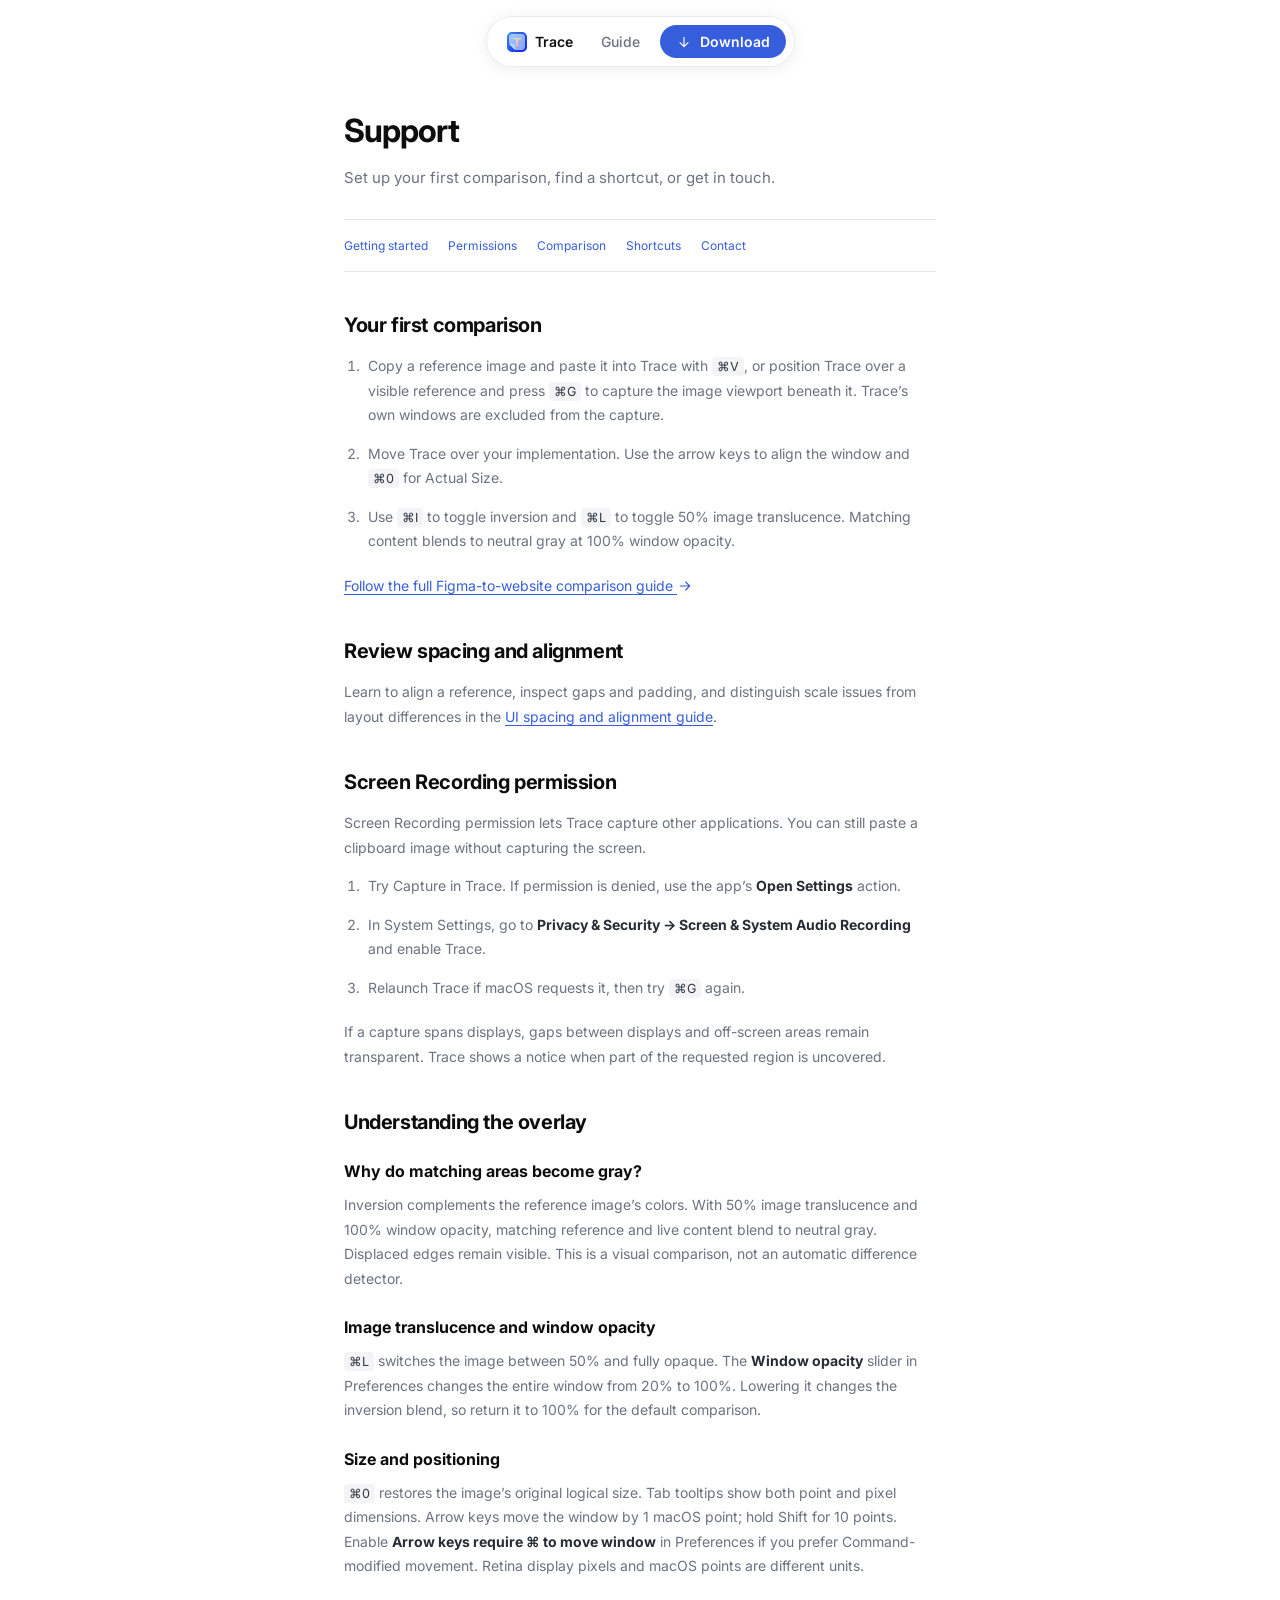
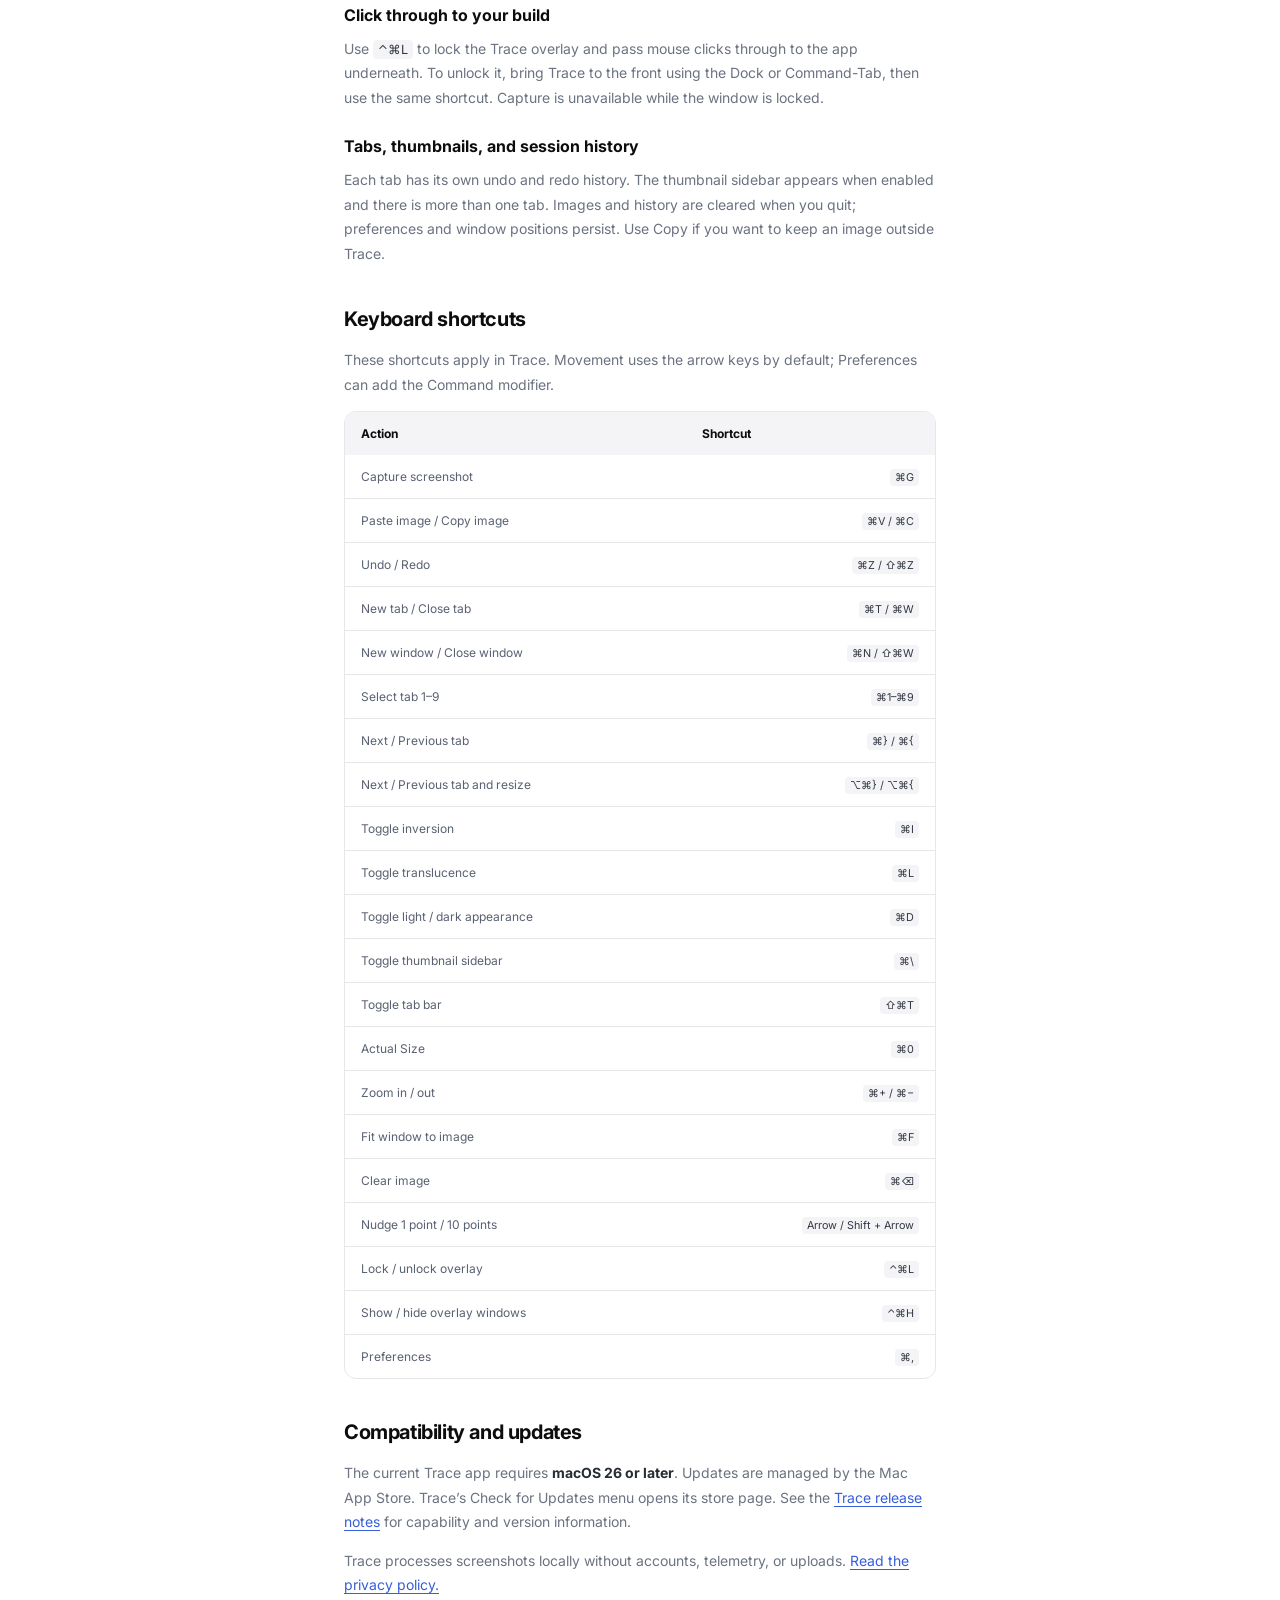
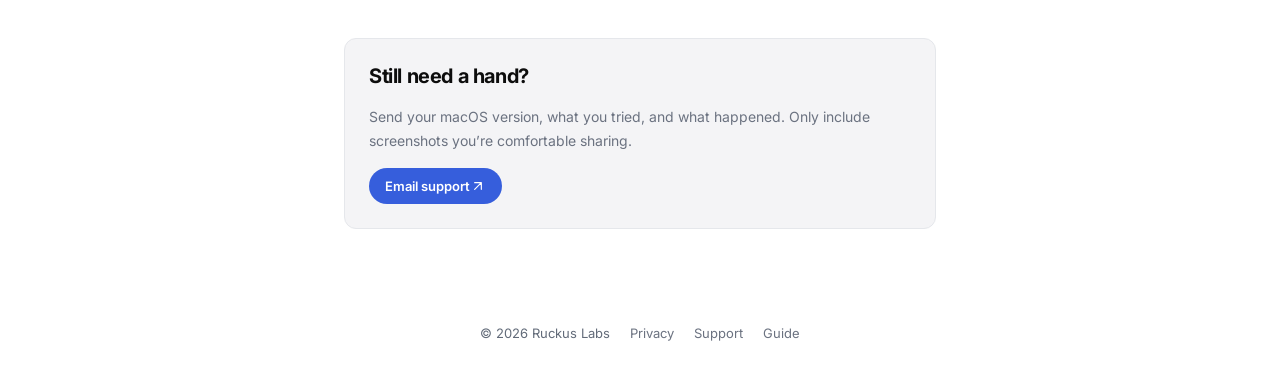
<file: support/index.html>
<!doctype html>
<html lang="en">
  <head>
    <meta charset="utf-8"><meta name="viewport" content="width=device-width, initial-scale=1">
    <meta name="theme-color" content="#ffffff"><meta name="color-scheme" content="light">
    <title>Trace Support — Capture, Overlays &amp; Keyboard Shortcuts</title><meta name="description" content="Get help with Trace for Mac: screen recording permissions, clipboard images, inversion, opacity, tabs, and keyboard shortcuts.">
    <link rel="canonical" href="https://ruckuslabs.co/trace/support/"><meta property="og:type" content="website"><meta property="og:url" content="https://ruckuslabs.co/trace/support/">
    <meta property="og:title" content="Trace Support — Capture, Overlays &amp; Keyboard Shortcuts"><meta property="og:description" content="Get help with Trace for Mac: screen recording permissions, clipboard images, inversion, opacity, tabs, and keyboard shortcuts.">
    <meta property="og:image" content="https://ruckuslabs.co/trace/images/og-image.png"><meta property="og:image:type" content="image/png"><meta property="og:image:width" content="1200"><meta property="og:image:height" content="630"><meta property="og:image:alt" content="Trace screenshot overlay comparison for Mac"><meta property="og:site_name" content="Trace by Ruckus Labs">
    <meta name="twitter:card" content="summary_large_image"><meta name="twitter:title" content="Trace Support — Capture, Overlays &amp; Keyboard Shortcuts"><meta name="twitter:description" content="Get help with Trace for Mac: screen recording permissions, clipboard images, inversion, opacity, tabs, and keyboard shortcuts."><meta name="twitter:image" content="https://ruckuslabs.co/trace/images/og-image.png"><meta name="twitter:image:alt" content="Trace screenshot overlay comparison for Mac">
    <meta name="application-name" content="Trace"><link rel="icon" type="image/png" href="../favicon-32x32.png" sizes="32x32"><link rel="icon" type="image/png" href="../favicon-128x128.png" sizes="128x128">
    <link rel="preconnect" href="https://fonts.googleapis.com"><link rel="preconnect" href="https://fonts.gstatic.com" crossorigin><link href="https://fonts.googleapis.com/css2?family=Inter:wght@400;500;600;700;800&display=swap" rel="stylesheet">
    <link rel="stylesheet" href="../styles.css?v=12">
    <script type="application/ld+json">
{
  "@context": "https://schema.org",
  "@graph": [
    {
      "@type": "Organization",
      "@id": "https://ruckuslabs.co/#organization",
      "name": "Ruckus Labs",
      "url": "https://ruckuslabs.co/"
    },
    {
      "@type": "WebPage",
      "@id": "https://ruckuslabs.co/trace/support/#webpage",
      "url": "https://ruckuslabs.co/trace/support/",
      "name": "Trace Support — Capture, Overlays & Keyboard Shortcuts",
      "description": "Get help with Trace for Mac: screen recording permissions, clipboard images, inversion, opacity, tabs, and keyboard shortcuts.",
      "inLanguage": "en",
      "publisher": {
        "@id": "https://ruckuslabs.co/#organization"
      },
      "about": {
        "@id": "https://ruckuslabs.co/trace/#software-app"
      },
      "breadcrumb": {
        "@id": "https://ruckuslabs.co/trace/support/#breadcrumb"
      }
    },
    {
      "@type": "BreadcrumbList",
      "@id": "https://ruckuslabs.co/trace/support/#breadcrumb",
      "itemListElement": [
        {
          "@type": "ListItem",
          "position": 1,
          "name": "Trace",
          "item": "https://ruckuslabs.co/trace/"
        },
        {
          "@type": "ListItem",
          "position": 2,
          "name": "Support",
          "item": "https://ruckuslabs.co/trace/support/"
        }
      ]
    }
  ]
}
    </script>
  </head>
  <body>
    <a class="skip-link" href="#main">Skip to content</a>
    <div class="nav-wrap">
      <nav aria-label="Main navigation">
        <a class="nav-brand" href="../"><img src="../images/icon.webp" width="20" height="20" alt="">Trace</a><a class="nav-link" href="../guides/figma-design-comparison/">Guide</a><a class="nav-btn" href="https://apps.apple.com/us/app/trace-pixel-perfect-designs/id6775989256?mt=12"><svg class="ui-icon" viewBox="0 0 24 24" width="16" height="16" fill="none" stroke="currentColor" stroke-width="1.75" stroke-linecap="round" stroke-linejoin="round" aria-hidden="true" focusable="false"><path d="M12 5v14m-6-6 6 6 6-6"/></svg> Download</a>
      </nav>
    </div>
    <main id="main" class="document container">
      <header class="document-heading">
        <p class="eyebrow">
          TRACE / SUPPORT
        </p>
        <h1>
          Support
        </h1>
        <p>
          Set up your first comparison, find a shortcut, or get in touch.
        </p>
      </header>
      <nav class="document-toc" aria-label="On this page">
        <a href="#getting-started">Getting started</a><a href="#permissions">Permissions</a><a href="#comparison">Comparison</a><a href="#shortcuts">Shortcuts</a><a href="#contact">Contact</a>
      </nav>
      <section id="getting-started">
        <h2>
          Your first comparison
        </h2>
        <ol class="prose-list">
          <li>
            Copy a reference image and paste it into Trace with <kbd>⌘V</kbd>, or position Trace over a visible reference and press <kbd>⌘G</kbd> to capture the image viewport beneath it. Trace’s own windows are excluded from the capture.
          </li>
          <li>
            Move Trace over your implementation. Use the arrow keys to align the window and <kbd>⌘0</kbd> for Actual Size.
          </li>
          <li>
            Use <kbd>⌘I</kbd> to toggle inversion and <kbd>⌘L</kbd> to toggle 50% image translucence. Matching content blends to neutral gray at 100% window opacity.
          </li>
        </ol>
        <p>
          <a href="../guides/figma-design-comparison/">Follow the full Figma-to-website comparison guide <svg class="ui-icon" viewBox="0 0 24 24" width="16" height="16" fill="none" stroke="currentColor" stroke-width="1.75" stroke-linecap="round" stroke-linejoin="round" aria-hidden="true" focusable="false"><path d="M5 12h14m-6-6 6 6-6 6"/></svg></a>
        </p>
      </section>
      <section><h2>Review spacing and alignment</h2><p>Learn to align a reference, inspect gaps and padding, and distinguish scale issues from layout differences in the <a href="../guides/check-ui-spacing-alignment/">UI spacing and alignment guide</a>.</p></section>
      <section id="permissions">
        <h2>
          Screen Recording permission
        </h2>
        <p>
          Screen Recording permission lets Trace capture other applications. You can still paste a clipboard image without capturing the screen.
        </p>
        <ol class="prose-list">
          <li>
            Try Capture in Trace. If permission is denied, use the app’s <strong>Open Settings</strong> action.
          </li>
          <li>
            In System Settings, go to <strong>Privacy &amp; Security → Screen &amp; System Audio Recording</strong> and enable Trace.
          </li>
          <li>
            Relaunch Trace if macOS requests it, then try <kbd>⌘G</kbd> again.
          </li>
        </ol>
        <p>
          If a capture spans displays, gaps between displays and off-screen areas remain transparent. Trace shows a notice when part of the requested region is uncovered.
        </p>
      </section>
      <section id="comparison">
        <h2>
          Understanding the overlay
        </h2>
        <h3>
          Why do matching areas become gray?
        </h3>
        <p>
          Inversion complements the reference image’s colors. With 50% image translucence and 100% window opacity, matching reference and live content blend to neutral gray. Displaced edges remain visible. This is a visual comparison, not an automatic difference detector.
        </p>
        <h3>
          Image translucence and window opacity
        </h3>
        <p>
          <kbd>⌘L</kbd> switches the image between 50% and fully opaque. The <strong>Window opacity</strong> slider in Preferences changes the entire window from 20% to 100%. Lowering it changes the inversion blend, so return it to 100% for the default comparison.
        </p>
        <h3>
          Size and positioning
        </h3>
        <p>
          <kbd>⌘0</kbd> restores the image’s original logical size. Tab tooltips show both point and pixel dimensions. Arrow keys move the window by 1 macOS point; hold Shift for 10 points. Enable <strong>Arrow keys require ⌘ to move window</strong> in Preferences if you prefer Command-modified movement. Retina display pixels and macOS points are different units.
        </p>
        <h3>
          Click through to your build
        </h3>
        <p>
          Use <kbd>⌃⌘L</kbd> to lock the Trace overlay and pass mouse clicks through to the app underneath. To unlock it, bring Trace to the front using the Dock or Command-Tab, then use the same shortcut. Capture is unavailable while the window is locked.
        </p>
        <h3>
          Tabs, thumbnails, and session history
        </h3>
        <p>
          Each tab has its own undo and redo history. The thumbnail sidebar appears when enabled and there is more than one tab. Images and history are cleared when you quit; preferences and window positions persist. Use Copy if you want to keep an image outside Trace.
        </p>
      </section>
      <section id="shortcuts">
        <h2>
          Keyboard shortcuts
        </h2>
        <p>
          These shortcuts apply in Trace. Movement uses the arrow keys by default; Preferences can add the Command modifier.
        </p>
        <div class="table-wrap">
          <table>
            <caption class="sr-only">Trace keyboard shortcuts</caption>
            <thead>
              <tr>
                <th scope="col">
                  Action
                </th>
                <th scope="col">
                  Shortcut
                </th>
              </tr>
            </thead>
            <tbody>
              <tr>
                <th scope="row">
                  Capture screenshot
                </th>
                <td>
                  <kbd>⌘G</kbd>
                </td>
              </tr>
              <tr>
                <th scope="row">
                  Paste image / Copy image
                </th>
                <td>
                  <kbd>⌘V / ⌘C</kbd>
                </td>
              </tr>
              <tr>
                <th scope="row">
                  Undo / Redo
                </th>
                <td>
                  <kbd>⌘Z / ⇧⌘Z</kbd>
                </td>
              </tr>
              <tr>
                <th scope="row">
                  New tab / Close tab
                </th>
                <td>
                  <kbd>⌘T / ⌘W</kbd>
                </td>
              </tr>
              <tr>
                <th scope="row">
                  New window / Close window
                </th>
                <td>
                  <kbd>⌘N / ⇧⌘W</kbd>
                </td>
              </tr>
              <tr>
                <th scope="row">
                  Select tab 1–9
                </th>
                <td>
                  <kbd>⌘1–⌘9</kbd>
                </td>
              </tr>
              <tr>
                <th scope="row">
                  Next / Previous tab
                </th>
                <td>
                  <kbd>⌘} / ⌘{</kbd>
                </td>
              </tr>
              <tr>
                <th scope="row">
                  Next / Previous tab and resize
                </th>
                <td>
                  <kbd>⌥⌘} / ⌥⌘{</kbd>
                </td>
              </tr>
              <tr>
                <th scope="row">
                  Toggle inversion
                </th>
                <td>
                  <kbd>⌘I</kbd>
                </td>
              </tr>
              <tr>
                <th scope="row">
                  Toggle translucence
                </th>
                <td>
                  <kbd>⌘L</kbd>
                </td>
              </tr>
              <tr>
                <th scope="row">
                  Toggle light / dark appearance
                </th>
                <td>
                  <kbd>⌘D</kbd>
                </td>
              </tr>
              <tr>
                <th scope="row">
                  Toggle thumbnail sidebar
                </th>
                <td>
                  <kbd>⌘\</kbd>
                </td>
              </tr>
              <tr>
                <th scope="row">
                  Toggle tab bar
                </th>
                <td>
                  <kbd>⇧⌘T</kbd>
                </td>
              </tr>
              <tr>
                <th scope="row">
                  Actual Size
                </th>
                <td>
                  <kbd>⌘0</kbd>
                </td>
              </tr>
              <tr>
                <th scope="row">
                  Zoom in / out
                </th>
                <td>
                  <kbd>⌘+ / ⌘−</kbd>
                </td>
              </tr>
              <tr>
                <th scope="row">
                  Fit window to image
                </th>
                <td>
                  <kbd>⌘F</kbd>
                </td>
              </tr>
              <tr>
                <th scope="row">
                  Clear image
                </th>
                <td>
                  <kbd>⌘⌫</kbd>
                </td>
              </tr>
              <tr>
                <th scope="row">
                  Nudge 1 point / 10 points
                </th>
                <td>
                  <kbd>Arrow / Shift + Arrow</kbd>
                </td>
              </tr>
              <tr>
                <th scope="row">
                  Lock / unlock overlay
                </th>
                <td>
                  <kbd>⌃⌘L</kbd>
                </td>
              </tr>
              <tr>
                <th scope="row">
                  Show / hide overlay windows
                </th>
                <td>
                  <kbd>⌃⌘H</kbd>
                </td>
              </tr>
              <tr>
                <th scope="row">
                  Preferences
                </th>
                <td>
                  <kbd>⌘,</kbd>
                </td>
              </tr>
            </tbody>
          </table>
        </div>
      </section>
      <section>
        <h2>
          Compatibility and updates
        </h2>
        <p>
          The current Trace app requires <strong>macOS 26 or later</strong>. Updates are managed by the Mac App Store. Trace’s Check for Updates menu opens its store page. See the <a href="../changelog.html">Trace release notes</a> for capability and version information.
        </p>
        <p>
          Trace processes screenshots locally without accounts, telemetry, or uploads. <a href="../privacy/">Read the privacy policy.</a>
        </p>
      </section>
      <section id="contact" class="contact-panel">
        <div>
          <h2>
            Still need a hand?
          </h2>
          <p>
            Send your macOS version, what you tried, and what happened. Only include screenshots you’re comfortable sharing.
          </p>
        </div>
        <a class="button" href="mailto:support@ruckuslabs.co">Email support <svg class="ui-icon" viewBox="0 0 24 24" width="16" height="16" fill="none" stroke="currentColor" stroke-width="1.75" stroke-linecap="round" stroke-linejoin="round" aria-hidden="true" focusable="false"><path d="M7 17 17 7M7 7h10v10"/></svg></a>
      </section>
    </main>
    <footer class="site-footer">
      <span>© 2026 Ruckus Labs</span><a href="../privacy/">Privacy</a><a href="../support/">Support</a><a href="../guides/figma-design-comparison/">Guide</a>
    </footer>
  </body>
</html>
</file>
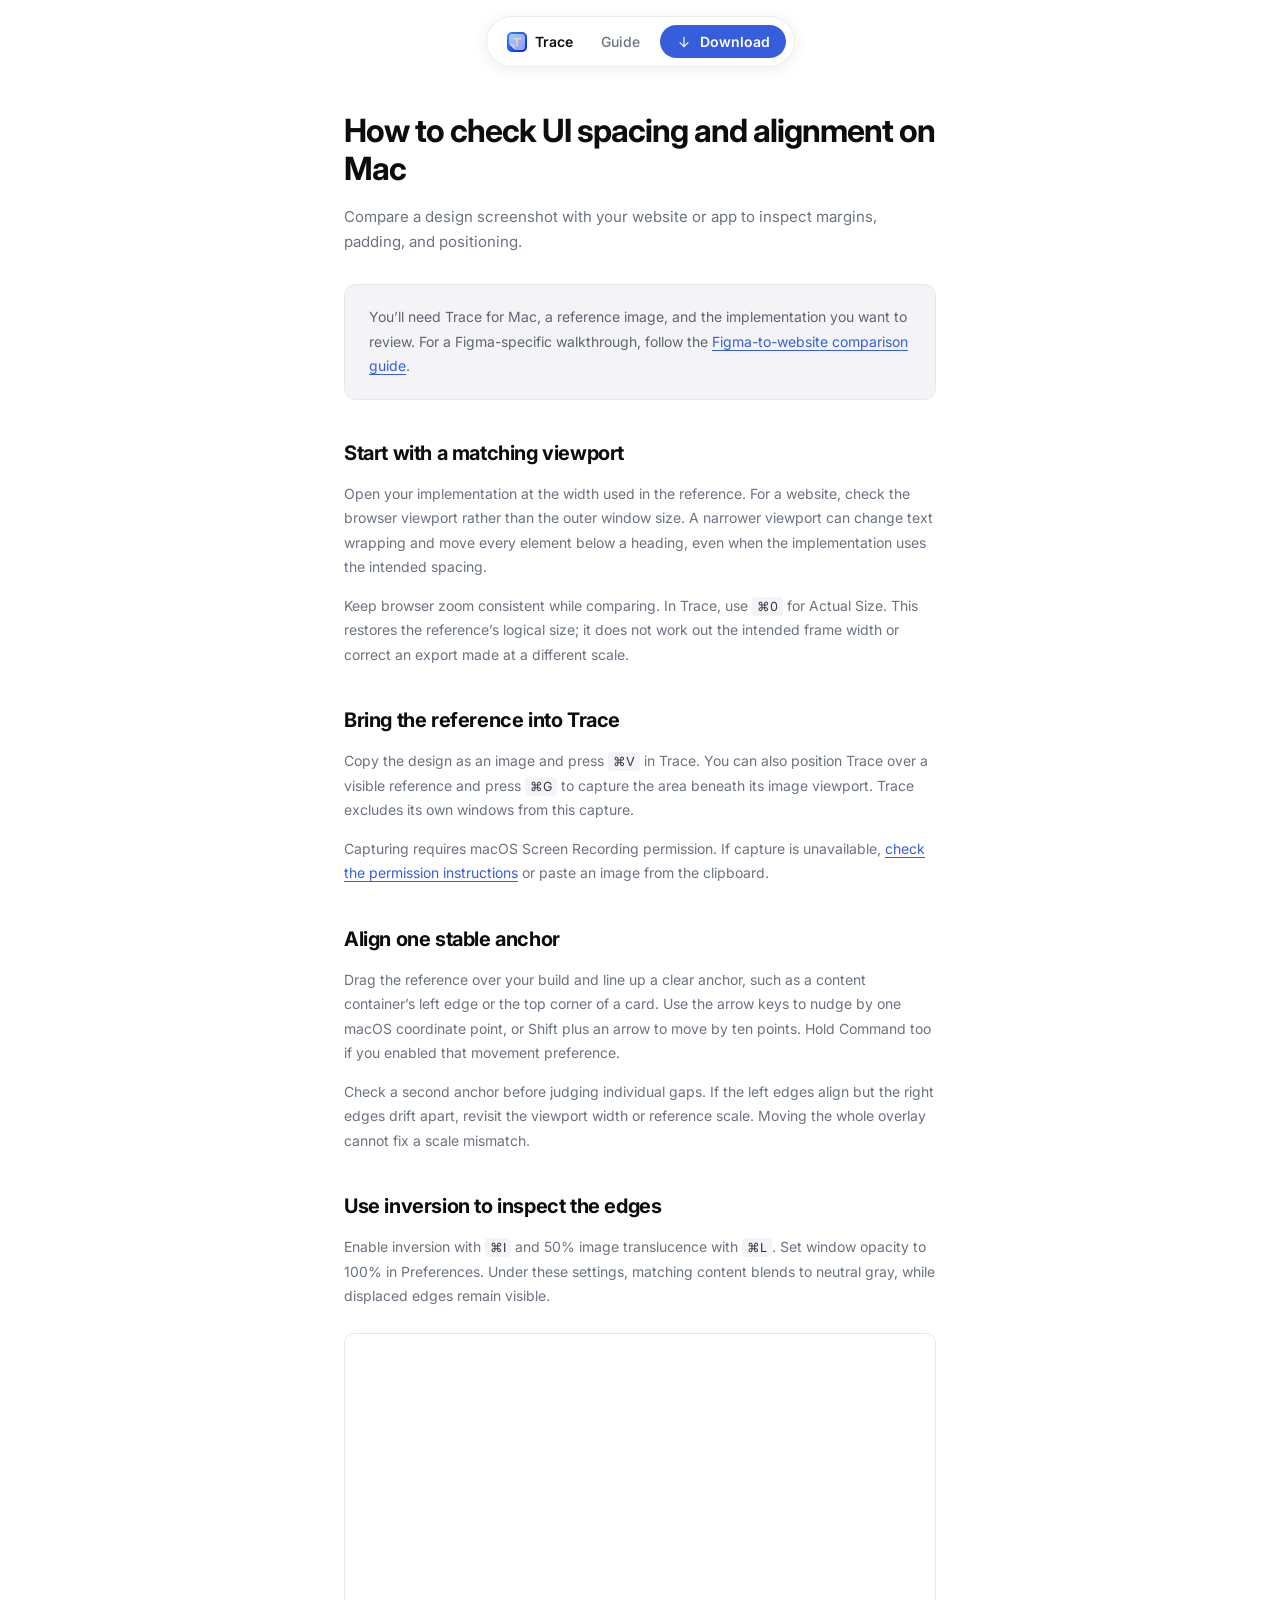
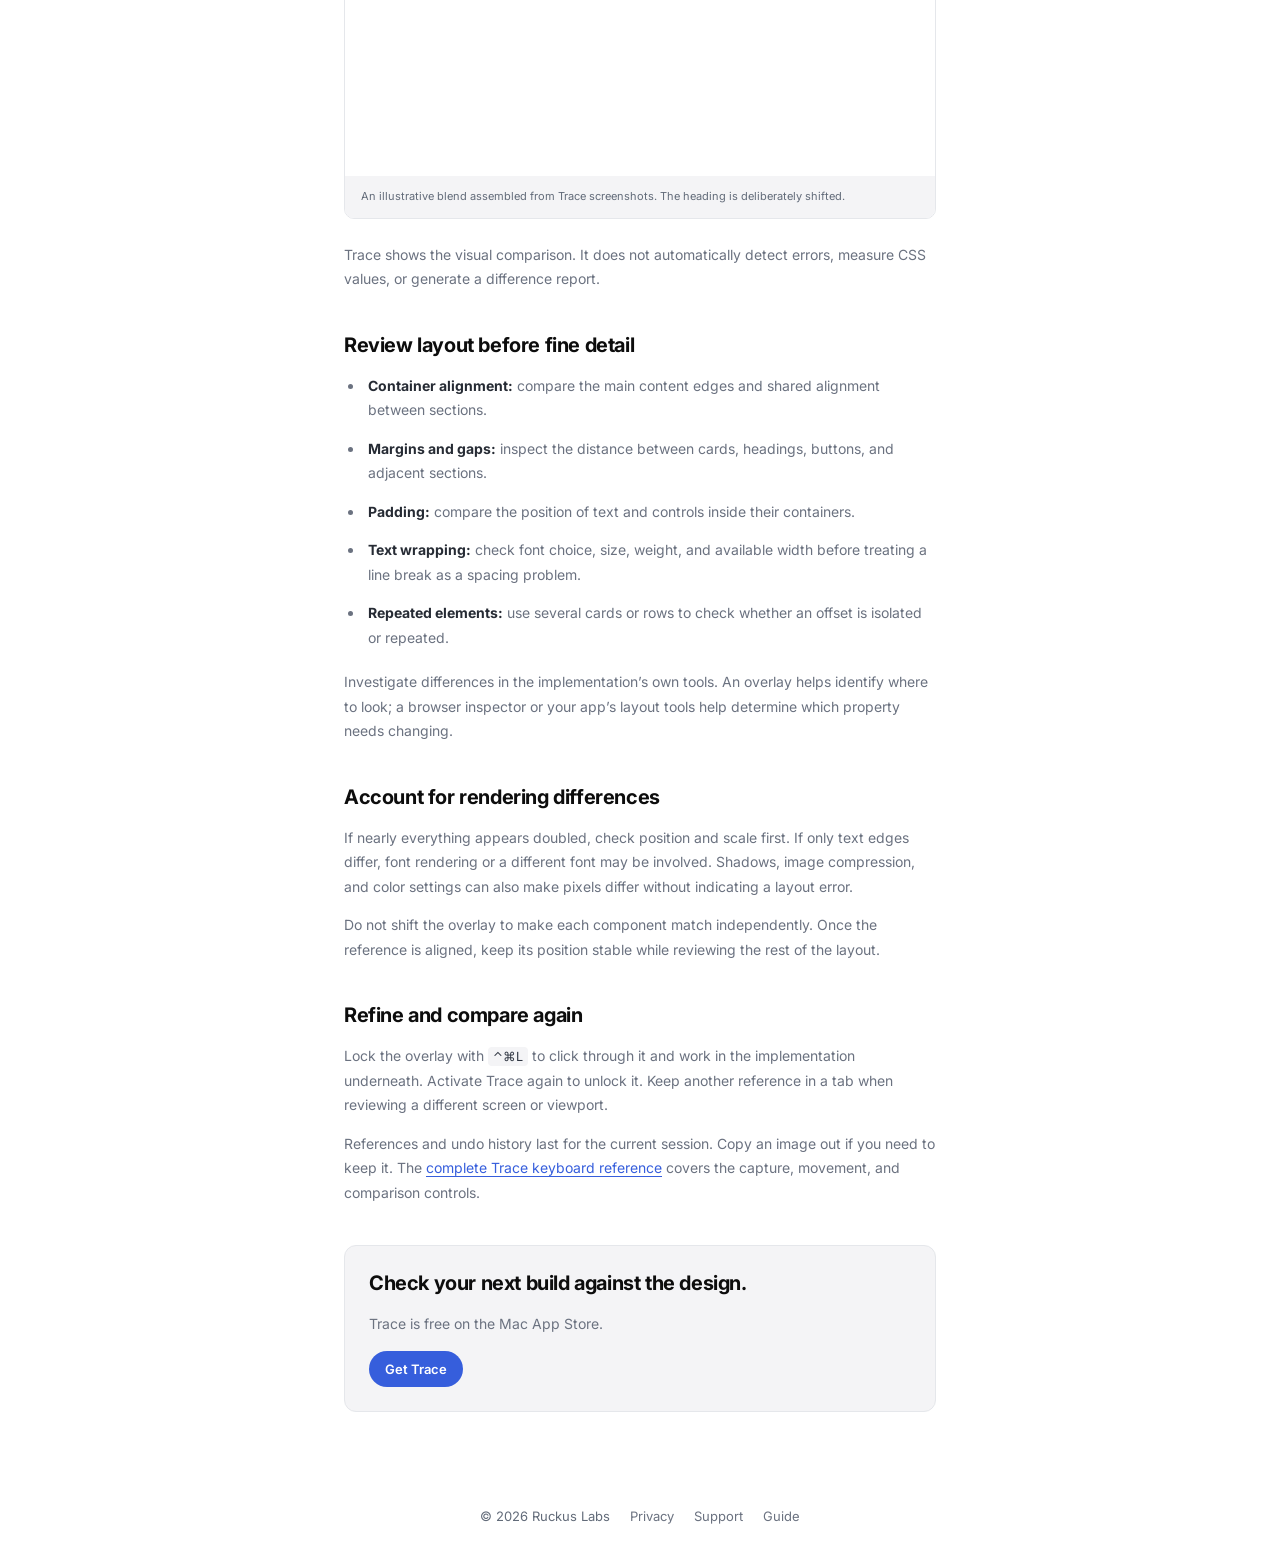
<file: guides/check-ui-spacing-alignment/index.html>
<!doctype html>
<html lang="en">
  <head>
    <meta charset="utf-8"><meta name="viewport" content="width=device-width, initial-scale=1">
    <meta name="theme-color" content="#ffffff"><meta name="color-scheme" content="light">
    <title>Check UI Spacing &amp; Alignment on Mac — Trace</title><meta name="description" content="Check UI spacing and alignment on Mac with a screenshot overlay. Learn to match scale, align a reference, and inspect margins, padding, and layout with Trace.">
    <link rel="canonical" href="https://ruckuslabs.co/trace/guides/check-ui-spacing-alignment/"><meta property="og:type" content="article"><meta property="og:url" content="https://ruckuslabs.co/trace/guides/check-ui-spacing-alignment/">
    <meta property="og:title" content="Check UI Spacing &amp; Alignment on Mac — Trace"><meta property="og:description" content="Check UI spacing and alignment on Mac with a screenshot overlay. Learn to match scale, align a reference, and inspect margins, padding, and layout with Trace.">
    <meta property="og:image" content="https://ruckuslabs.co/trace/images/og-image.png"><meta property="og:image:type" content="image/png"><meta property="og:image:width" content="1200"><meta property="og:image:height" content="630"><meta property="og:image:alt" content="Trace screenshot overlay comparison for Mac"><meta property="og:site_name" content="Trace by Ruckus Labs">
    <meta name="twitter:card" content="summary_large_image"><meta name="twitter:title" content="Check UI Spacing &amp; Alignment on Mac — Trace"><meta name="twitter:description" content="Check UI spacing and alignment on Mac with a screenshot overlay. Learn to match scale, align a reference, and inspect margins, padding, and layout with Trace."><meta name="twitter:image" content="https://ruckuslabs.co/trace/images/og-image.png"><meta name="twitter:image:alt" content="Trace screenshot overlay comparison for Mac">
    <meta name="application-name" content="Trace"><link rel="icon" type="image/png" href="../../favicon-32x32.png" sizes="32x32"><link rel="icon" type="image/png" href="../../favicon-128x128.png" sizes="128x128">
    <link rel="preconnect" href="https://fonts.googleapis.com"><link rel="preconnect" href="https://fonts.gstatic.com" crossorigin><link href="https://fonts.googleapis.com/css2?family=Inter:wght@400;500;600;700;800&display=swap" rel="stylesheet">
    <link rel="stylesheet" href="../../styles.css?v=12">
    <script type="application/ld+json">
{
  "@context": "https://schema.org",
  "@graph": [
    {
      "@type": "Organization",
      "@id": "https://ruckuslabs.co/#organization",
      "name": "Ruckus Labs",
      "url": "https://ruckuslabs.co/"
    },
    {
      "@type": "WebPage",
      "@id": "https://ruckuslabs.co/trace/guides/check-ui-spacing-alignment/#webpage",
      "url": "https://ruckuslabs.co/trace/guides/check-ui-spacing-alignment/",
      "name": "Check UI Spacing & Alignment on Mac — Trace",
      "description": "Check UI spacing and alignment on Mac with a screenshot overlay. Learn to match scale, align a reference, and inspect margins, padding, and layout with Trace.",
      "inLanguage": "en",
      "publisher": {
        "@id": "https://ruckuslabs.co/#organization"
      },
      "about": {
        "@id": "https://ruckuslabs.co/trace/#software-app"
      },
      "breadcrumb": {
        "@id": "https://ruckuslabs.co/trace/guides/check-ui-spacing-alignment/#breadcrumb"
      },
      "mainEntity": {
        "@id": "https://ruckuslabs.co/trace/guides/check-ui-spacing-alignment/#article"
      }
    },
    {
      "@type": "BreadcrumbList",
      "@id": "https://ruckuslabs.co/trace/guides/check-ui-spacing-alignment/#breadcrumb",
      "itemListElement": [
        {
          "@type": "ListItem",
          "position": 1,
          "name": "Trace",
          "item": "https://ruckuslabs.co/trace/"
        },
        {
          "@type": "ListItem",
          "position": 2,
          "name": "How to check UI spacing and alignment on Mac",
          "item": "https://ruckuslabs.co/trace/guides/check-ui-spacing-alignment/"
        }
      ]
    },
    {
      "@type": "Article",
      "@id": "https://ruckuslabs.co/trace/guides/check-ui-spacing-alignment/#article",
      "headline": "How to check UI spacing and alignment on Mac",
      "description": "Check UI spacing and alignment on Mac with a screenshot overlay. Learn to match scale, align a reference, and inspect margins, padding, and layout with Trace.",
      "inLanguage": "en",
      "mainEntityOfPage": {
        "@id": "https://ruckuslabs.co/trace/guides/check-ui-spacing-alignment/#webpage"
      },
      "author": {
        "@id": "https://ruckuslabs.co/#organization"
      },
      "publisher": {
        "@id": "https://ruckuslabs.co/#organization"
      },
      "about": {
        "@id": "https://ruckuslabs.co/trace/#software-app"
      },
      "image": {
        "@type": "ImageObject",
        "url": "https://ruckuslabs.co/trace/images/screens/reference-1280.webp",
        "width": 1280,
        "height": 960
      }
    }
  ]
}
    </script>
  </head>
  <body>
    <a class="skip-link" href="#main">Skip to content</a>
    <div class="nav-wrap">
      <nav aria-label="Main navigation">
        <a class="nav-brand" href="../../"><img src="../../images/icon.webp" width="20" height="20" alt="">Trace</a><a class="nav-link" href="../../guides/figma-design-comparison/">Guide</a><a class="nav-btn" href="https://apps.apple.com/us/app/trace-pixel-perfect-designs/id6775989256?mt=12"><svg class="ui-icon" viewBox="0 0 24 24" width="16" height="16" fill="none" stroke="currentColor" stroke-width="1.75" stroke-linecap="round" stroke-linejoin="round" aria-hidden="true" focusable="false"><path d="M12 5v14m-6-6 6 6 6-6"/></svg> Download</a>
      </nav>
    </div>
    <main id="main" class="document container">
      <header class="document-heading"><p class="eyebrow">TRACE / WORKFLOW GUIDE</p><h1>How to check UI spacing and alignment on Mac</h1><p>Compare a design screenshot with your website or app to inspect margins, padding, and positioning.</p></header>
      <div class="callout">You’ll need Trace for Mac, a reference image, and the implementation you want to review. For a Figma-specific walkthrough, follow the <a href="../figma-design-comparison/">Figma-to-website comparison guide</a>.</div>
      <section><h2>Start with a matching viewport</h2><p>Open your implementation at the width used in the reference. For a website, check the browser viewport rather than the outer window size. A narrower viewport can change text wrapping and move every element below a heading, even when the implementation uses the intended spacing.</p><p>Keep browser zoom consistent while comparing. In Trace, use <kbd>⌘0</kbd> for Actual Size. This restores the reference’s logical size; it does not work out the intended frame width or correct an export made at a different scale.</p></section>
      <section><h2>Bring the reference into Trace</h2><p>Copy the design as an image and press <kbd>⌘V</kbd> in Trace. You can also position Trace over a visible reference and press <kbd>⌘G</kbd> to capture the area beneath its image viewport. Trace excludes its own windows from this capture.</p><p>Capturing requires macOS Screen Recording permission. If capture is unavailable, <a href="../../support/#permissions">check the permission instructions</a> or paste an image from the clipboard.</p></section>
      <section><h2>Align one stable anchor</h2><p>Drag the reference over your build and line up a clear anchor, such as a content container’s left edge or the top corner of a card. Use the arrow keys to nudge by one macOS coordinate point, or Shift plus an arrow to move by ten points. Hold Command too if you enabled that movement preference.</p><p>Check a second anchor before judging individual gaps. If the left edges align but the right edges drift apart, revisit the viewport width or reference scale. Moving the whole overlay cannot fix a scale mismatch.</p></section>
      <section><h2>Use inversion to inspect the edges</h2><p>Enable inversion with <kbd>⌘I</kbd> and 50% image translucence with <kbd>⌘L</kbd>. Set window opacity to 100% in Preferences. Under these settings, matching content blends to neutral gray, while displaced edges remain visible.</p><figure class="guide-figure"><img src="../../images/screens/overlay-1280.webp" srcset="../../images/screens/overlay-640.webp 640w, ../../images/screens/overlay-1280.webp 1280w" sizes="(max-width: 700px) calc(100vw - 48px), 720px" width="1280" height="960" alt="Illustrative Trace comparison showing matching areas in gray and a displaced heading" loading="lazy" decoding="async"><figcaption>An illustrative blend assembled from Trace screenshots. The heading is deliberately shifted.</figcaption></figure><p>Trace shows the visual comparison. It does not automatically detect errors, measure CSS values, or generate a difference report.</p></section>
      <section><h2>Review layout before fine detail</h2><ul class="prose-list"><li><strong>Container alignment:</strong> compare the main content edges and shared alignment between sections.</li><li><strong>Margins and gaps:</strong> inspect the distance between cards, headings, buttons, and adjacent sections.</li><li><strong>Padding:</strong> compare the position of text and controls inside their containers.</li><li><strong>Text wrapping:</strong> check font choice, size, weight, and available width before treating a line break as a spacing problem.</li><li><strong>Repeated elements:</strong> use several cards or rows to check whether an offset is isolated or repeated.</li></ul><p>Investigate differences in the implementation’s own tools. An overlay helps identify where to look; a browser inspector or your app’s layout tools help determine which property needs changing.</p></section>
      <section><h2>Account for rendering differences</h2><p>If nearly everything appears doubled, check position and scale first. If only text edges differ, font rendering or a different font may be involved. Shadows, image compression, and color settings can also make pixels differ without indicating a layout error.</p><p>Do not shift the overlay to make each component match independently. Once the reference is aligned, keep its position stable while reviewing the rest of the layout.</p></section>
      <section><h2>Refine and compare again</h2><p>Lock the overlay with <kbd>⌃⌘L</kbd> to click through it and work in the implementation underneath. Activate Trace again to unlock it. Keep another reference in a tab when reviewing a different screen or viewport.</p><p>References and undo history last for the current session. Copy an image out if you need to keep it. The <a href="../../support/#shortcuts">complete Trace keyboard reference</a> covers the capture, movement, and comparison controls.</p></section>
      <section class="contact-panel"><div><h2>Check your next build against the design.</h2><p>Trace is free on the Mac App Store.</p></div><a class="button" href="https://apps.apple.com/us/app/trace-pixel-perfect-designs/id6775989256?mt=12">Get Trace</a></section>
    </main>
    <footer class="site-footer">
      <span>© 2026 Ruckus Labs</span><a href="../../privacy/">Privacy</a><a href="../../support/">Support</a><a href="../../guides/figma-design-comparison/">Guide</a>
    </footer>
  </body>
</html>
</file>
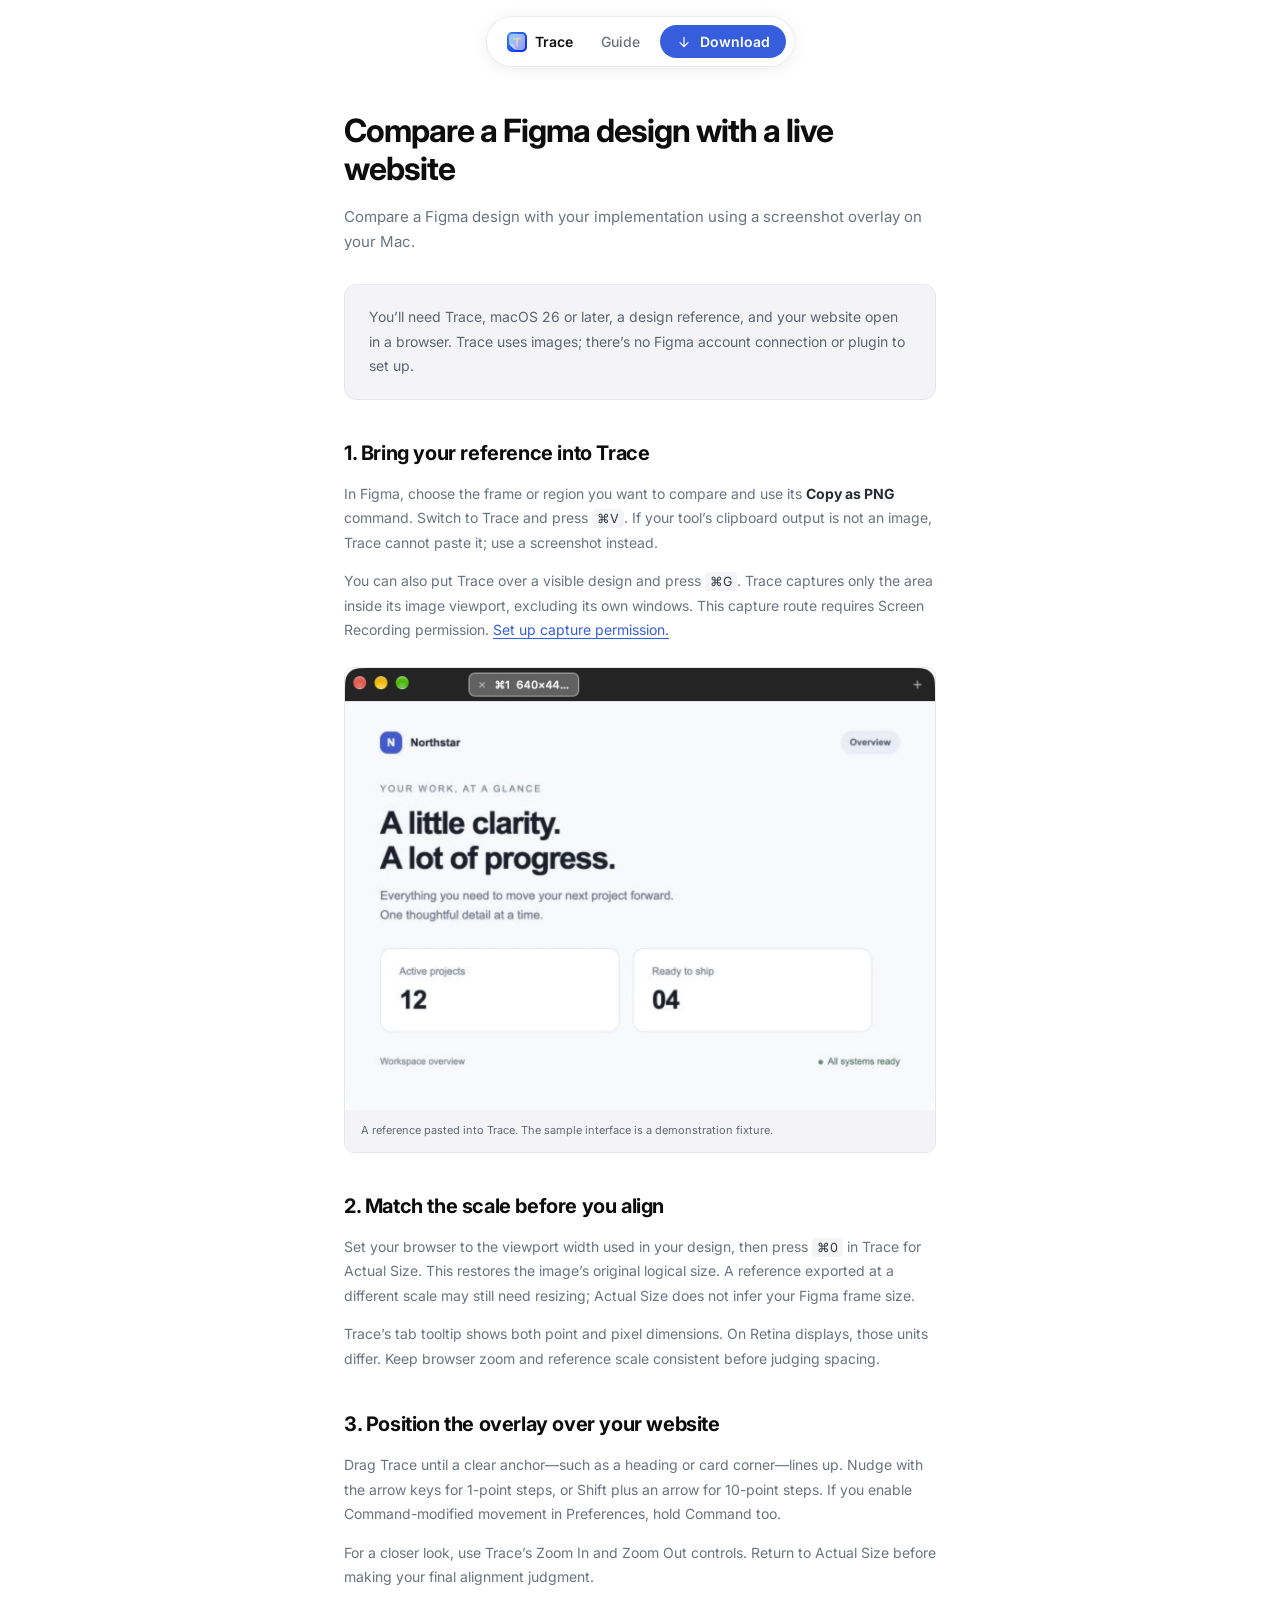
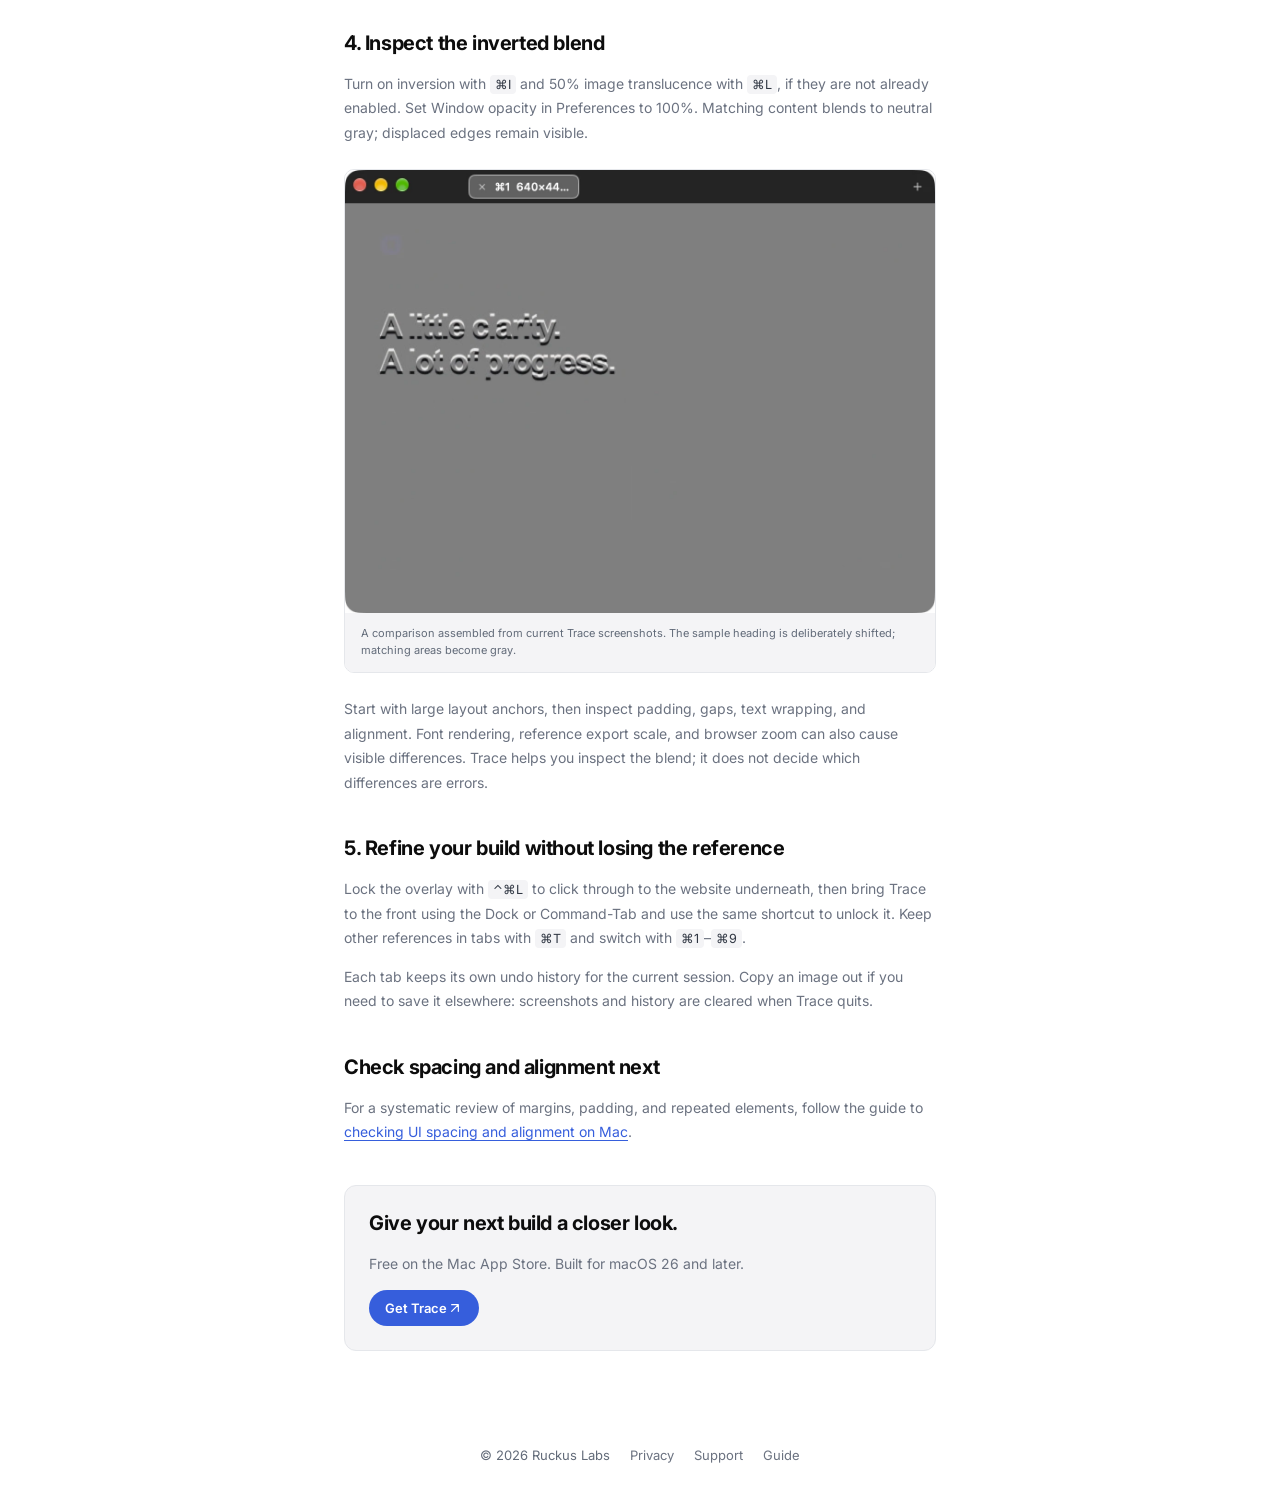
<file: guides/figma-design-comparison/index.html>
<!doctype html>
<html lang="en">
  <head>
    <meta charset="utf-8"><meta name="viewport" content="width=device-width, initial-scale=1">
    <meta name="theme-color" content="#ffffff"><meta name="color-scheme" content="light">
    <title>How to Compare a Figma Design with a Live Website Using Trace</title><meta name="description" content="A practical guide to comparing Figma designs with a website on Mac: paste a reference image, align the overlay, use Actual Size, and inspect an inverted blend.">
    <link rel="canonical" href="https://ruckuslabs.co/trace/guides/figma-design-comparison/"><meta property="og:type" content="article"><meta property="og:url" content="https://ruckuslabs.co/trace/guides/figma-design-comparison/">
    <meta property="og:title" content="How to Compare a Figma Design with a Live Website Using Trace"><meta property="og:description" content="A practical guide to comparing Figma designs with a website on Mac: paste a reference image, align the overlay, use Actual Size, and inspect an inverted blend.">
    <meta property="og:image" content="https://ruckuslabs.co/trace/images/og-image.png"><meta property="og:image:type" content="image/png"><meta property="og:image:width" content="1200"><meta property="og:image:height" content="630"><meta property="og:image:alt" content="Trace screenshot overlay comparison for Mac"><meta property="og:site_name" content="Trace by Ruckus Labs">
    <meta name="twitter:card" content="summary_large_image"><meta name="twitter:title" content="How to Compare a Figma Design with a Live Website Using Trace"><meta name="twitter:description" content="A practical guide to comparing Figma designs with a website on Mac: paste a reference image, align the overlay, use Actual Size, and inspect an inverted blend."><meta name="twitter:image" content="https://ruckuslabs.co/trace/images/og-image.png"><meta name="twitter:image:alt" content="Trace screenshot overlay comparison for Mac">
    <meta name="application-name" content="Trace"><link rel="icon" type="image/png" href="../../favicon-32x32.png" sizes="32x32"><link rel="icon" type="image/png" href="../../favicon-128x128.png" sizes="128x128">
    <link rel="preconnect" href="https://fonts.googleapis.com"><link rel="preconnect" href="https://fonts.gstatic.com" crossorigin><link href="https://fonts.googleapis.com/css2?family=Inter:wght@400;500;600;700;800&display=swap" rel="stylesheet">
    <link rel="stylesheet" href="../../styles.css?v=12">
    <script type="application/ld+json">
{
  "@context": "https://schema.org",
  "@graph": [
    {
      "@type": "Organization",
      "@id": "https://ruckuslabs.co/#organization",
      "name": "Ruckus Labs",
      "url": "https://ruckuslabs.co/"
    },
    {
      "@type": "WebPage",
      "@id": "https://ruckuslabs.co/trace/guides/figma-design-comparison/#webpage",
      "url": "https://ruckuslabs.co/trace/guides/figma-design-comparison/",
      "name": "How to Compare a Figma Design with a Live Website Using Trace",
      "description": "A practical guide to comparing Figma designs with a website on Mac: paste a reference image, align the overlay, use Actual Size, and inspect an inverted blend.",
      "inLanguage": "en",
      "publisher": {
        "@id": "https://ruckuslabs.co/#organization"
      },
      "about": {
        "@id": "https://ruckuslabs.co/trace/#software-app"
      },
      "breadcrumb": {
        "@id": "https://ruckuslabs.co/trace/guides/figma-design-comparison/#breadcrumb"
      },
      "mainEntity": {
        "@id": "https://ruckuslabs.co/trace/guides/figma-design-comparison/#article"
      }
    },
    {
      "@type": "BreadcrumbList",
      "@id": "https://ruckuslabs.co/trace/guides/figma-design-comparison/#breadcrumb",
      "itemListElement": [
        {
          "@type": "ListItem",
          "position": 1,
          "name": "Trace",
          "item": "https://ruckuslabs.co/trace/"
        },
        {
          "@type": "ListItem",
          "position": 2,
          "name": "Compare a Figma design with a live website",
          "item": "https://ruckuslabs.co/trace/guides/figma-design-comparison/"
        }
      ]
    },
    {
      "@type": "Article",
      "@id": "https://ruckuslabs.co/trace/guides/figma-design-comparison/#article",
      "headline": "Compare a Figma design with a live website",
      "description": "A practical guide to comparing Figma designs with a website on Mac: paste a reference image, align the overlay, use Actual Size, and inspect an inverted blend.",
      "inLanguage": "en",
      "mainEntityOfPage": {
        "@id": "https://ruckuslabs.co/trace/guides/figma-design-comparison/#webpage"
      },
      "author": {
        "@id": "https://ruckuslabs.co/#organization"
      },
      "publisher": {
        "@id": "https://ruckuslabs.co/#organization"
      },
      "about": {
        "@id": "https://ruckuslabs.co/trace/#software-app"
      },
      "image": {
        "@type": "ImageObject",
        "url": "https://ruckuslabs.co/trace/images/screens/reference-1280.webp",
        "width": 1280,
        "height": 960
      }
    }
  ]
}
    </script>
  </head>
  <body>
    <a class="skip-link" href="#main">Skip to content</a>
    <div class="nav-wrap">
      <nav aria-label="Main navigation">
        <a class="nav-brand" href="../../"><img src="../../images/icon.webp" width="20" height="20" alt="">Trace</a><a class="nav-link" href="../../guides/figma-design-comparison/">Guide</a><a class="nav-btn" href="https://apps.apple.com/us/app/trace-pixel-perfect-designs/id6775989256?mt=12"><svg class="ui-icon" viewBox="0 0 24 24" width="16" height="16" fill="none" stroke="currentColor" stroke-width="1.75" stroke-linecap="round" stroke-linejoin="round" aria-hidden="true" focusable="false"><path d="M12 5v14m-6-6 6 6 6-6"/></svg> Download</a>
      </nav>
    </div>
    <main id="main" class="document container guide">
      <header class="document-heading">
        <p class="eyebrow">
          TRACE / WORKFLOW GUIDE
        </p>
        <h1>
          Compare a Figma design with a live website
        </h1>
        <p>
          Compare a Figma design with your implementation using a screenshot overlay on your Mac.
        </p>
      </header>
      <div class="callout">
        You’ll need Trace, macOS 26 or later, a design reference, and your website open in a browser. Trace uses images; there’s no Figma account connection or plugin to set up.
      </div>
      <section>
        <h2>
          1. Bring your reference into Trace
        </h2>
        <p>
          In Figma, choose the frame or region you want to compare and use its <strong>Copy as PNG</strong> command. Switch to Trace and press <kbd>⌘V</kbd>. If your tool’s clipboard output is not an image, Trace cannot paste it; use a screenshot instead.
        </p>
        <p>
          You can also put Trace over a visible design and press <kbd>⌘G</kbd>. Trace captures only the area inside its image viewport, excluding its own windows. This capture route requires Screen Recording permission. <a href="../../support/#permissions">Set up capture permission.</a>
        </p>
        <figure class="guide-figure">
          <img src="../../images/screens/reference-1280.webp" srcset="../../images/screens/reference-640.webp 640w, ../../images/screens/reference-1280.webp 1280w" sizes="(max-width: 700px) calc(100vw - 48px), 720px" width="1280" height="960" alt="A sample reference image pasted into the current Trace app" loading="lazy" decoding="async">
          <figcaption>
            A reference pasted into Trace. The sample interface is a demonstration fixture.
          </figcaption>
        </figure>
      </section>
      <section>
        <h2>
          2. Match the scale before you align
        </h2>
        <p>
          Set your browser to the viewport width used in your design, then press <kbd>⌘0</kbd> in Trace for Actual Size. This restores the image’s original logical size. A reference exported at a different scale may still need resizing; Actual Size does not infer your Figma frame size.
        </p>
        <p>
          Trace’s tab tooltip shows both point and pixel dimensions. On Retina displays, those units differ. Keep browser zoom and reference scale consistent before judging spacing.
        </p>
      </section>
      <section>
        <h2>
          3. Position the overlay over your website
        </h2>
        <p>
          Drag Trace until a clear anchor—such as a heading or card corner—lines up. Nudge with the arrow keys for 1-point steps, or Shift plus an arrow for 10-point steps. If you enable Command-modified movement in Preferences, hold Command too.
        </p>
        <p>
          For a closer look, use Trace’s Zoom In and Zoom Out controls. Return to Actual Size before making your final alignment judgment.
        </p>
      </section>
      <section>
        <h2>
          4. Inspect the inverted blend
        </h2>
        <p>
          Turn on inversion with <kbd>⌘I</kbd> and 50% image translucence with <kbd>⌘L</kbd>, if they are not already enabled. Set Window opacity in Preferences to 100%. Matching content blends to neutral gray; displaced edges remain visible.
        </p>
        <figure class="guide-figure">
          <img src="../../images/screens/overlay-1280.webp" srcset="../../images/screens/overlay-640.webp 640w, ../../images/screens/overlay-1280.webp 1280w" sizes="(max-width: 700px) calc(100vw - 48px), 720px" width="1280" height="960" alt="Illustrative 50% inversion blend with displaced heading edges" loading="lazy" decoding="async">
          <figcaption>
            A comparison assembled from current Trace screenshots. The sample heading is deliberately shifted; matching areas become gray.
          </figcaption>
        </figure>
        <p>
          Start with large layout anchors, then inspect padding, gaps, text wrapping, and alignment. Font rendering, reference export scale, and browser zoom can also cause visible differences. Trace helps you inspect the blend; it does not decide which differences are errors.
        </p>
      </section>
      <section>
        <h2>
          5. Refine your build without losing the reference
        </h2>
        <p>
          Lock the overlay with <kbd>⌃⌘L</kbd> to click through to the website underneath, then bring Trace to the front using the Dock or Command-Tab and use the same shortcut to unlock it. Keep other references in tabs with <kbd>⌘T</kbd> and switch with <kbd>⌘1</kbd>–<kbd>⌘9</kbd>.
        </p>
        <p>
          Each tab keeps its own undo history for the current session. Copy an image out if you need to save it elsewhere: screenshots and history are cleared when Trace quits.
        </p>
      </section>
      <section><h2>Check spacing and alignment next</h2><p>For a systematic review of margins, padding, and repeated elements, follow the guide to <a href="../check-ui-spacing-alignment/">checking UI spacing and alignment on Mac</a>.</p></section>
      <section class="contact-panel">
        <div>
          <h2>
            Give your next build a closer look.
          </h2>
          <p>
            Free on the Mac App Store. Built for macOS 26 and later.
          </p>
        </div>
        <a class="button" href="https://apps.apple.com/us/app/trace-pixel-perfect-designs/id6775989256?mt=12">Get Trace <svg class="ui-icon" viewBox="0 0 24 24" width="16" height="16" fill="none" stroke="currentColor" stroke-width="1.75" stroke-linecap="round" stroke-linejoin="round" aria-hidden="true" focusable="false"><path d="M7 17 17 7M7 7h10v10"/></svg></a>
      </section>
    </main>
    <footer class="site-footer">
      <span>© 2026 Ruckus Labs</span><a href="../../privacy/">Privacy</a><a href="../../support/">Support</a><a href="../../guides/figma-design-comparison/">Guide</a>
    </footer>
  </body>
</html>
</file>
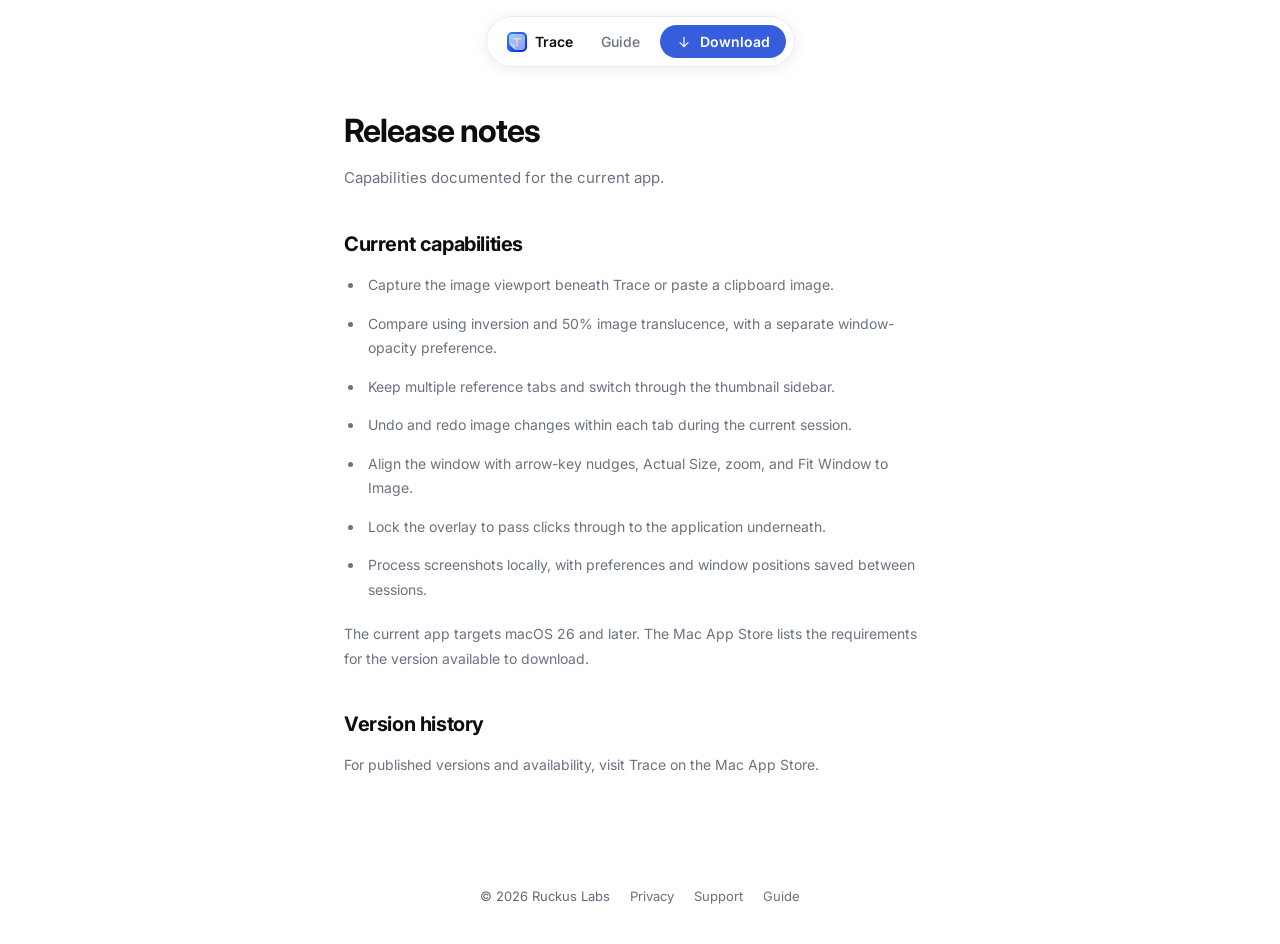
<file: changelog.html>
<!doctype html>
<html lang="en">
  <head>
    <meta charset="utf-8"><meta name="viewport" content="width=device-width, initial-scale=1">
    <meta name="theme-color" content="#ffffff"><meta name="color-scheme" content="light">
    <title>Trace Release Notes — Screenshot Overlay for Mac</title><meta name="description" content="Current Trace capabilities and release information. Screenshot overlays, clipboard images, inversion, tabs, and local processing.">
    <link rel="canonical" href="https://ruckuslabs.co/trace/changelog.html"><meta property="og:type" content="website"><meta property="og:url" content="https://ruckuslabs.co/trace/changelog.html">
    <meta property="og:title" content="Trace Release Notes — Screenshot Overlay for Mac"><meta property="og:description" content="Current Trace capabilities and release information. Screenshot overlays, clipboard images, inversion, tabs, and local processing.">
    <meta property="og:image" content="https://ruckuslabs.co/trace/images/og-image.png"><meta property="og:image:type" content="image/png"><meta property="og:image:width" content="1200"><meta property="og:image:height" content="630"><meta property="og:image:alt" content="Trace screenshot overlay comparison for Mac"><meta property="og:site_name" content="Trace by Ruckus Labs">
    <meta name="twitter:card" content="summary_large_image"><meta name="twitter:title" content="Trace Release Notes — Screenshot Overlay for Mac"><meta name="twitter:description" content="Current Trace capabilities and release information. Screenshot overlays, clipboard images, inversion, tabs, and local processing."><meta name="twitter:image" content="https://ruckuslabs.co/trace/images/og-image.png"><meta name="twitter:image:alt" content="Trace screenshot overlay comparison for Mac">
    <meta name="application-name" content="Trace"><link rel="icon" type="image/png" href="favicon-32x32.png" sizes="32x32"><link rel="icon" type="image/png" href="favicon-128x128.png" sizes="128x128">
    <link rel="preconnect" href="https://fonts.googleapis.com"><link rel="preconnect" href="https://fonts.gstatic.com" crossorigin><link href="https://fonts.googleapis.com/css2?family=Inter:wght@400;500;600;700;800&display=swap" rel="stylesheet">
    <link rel="stylesheet" href="styles.css?v=12">
    <script type="application/ld+json">
{
  "@context": "https://schema.org",
  "@graph": [
    {
      "@type": "Organization",
      "@id": "https://ruckuslabs.co/#organization",
      "name": "Ruckus Labs",
      "url": "https://ruckuslabs.co/"
    },
    {
      "@type": "WebPage",
      "@id": "https://ruckuslabs.co/trace/changelog.html#webpage",
      "url": "https://ruckuslabs.co/trace/changelog.html",
      "name": "Trace Release Notes — Screenshot Overlay for Mac",
      "description": "Current Trace capabilities and release information. Screenshot overlays, clipboard images, inversion, tabs, and local processing.",
      "inLanguage": "en",
      "publisher": {
        "@id": "https://ruckuslabs.co/#organization"
      },
      "about": {
        "@id": "https://ruckuslabs.co/trace/#software-app"
      },
      "breadcrumb": {
        "@id": "https://ruckuslabs.co/trace/changelog.html#breadcrumb"
      }
    },
    {
      "@type": "BreadcrumbList",
      "@id": "https://ruckuslabs.co/trace/changelog.html#breadcrumb",
      "itemListElement": [
        {
          "@type": "ListItem",
          "position": 1,
          "name": "Trace",
          "item": "https://ruckuslabs.co/trace/"
        },
        {
          "@type": "ListItem",
          "position": 2,
          "name": "Release notes",
          "item": "https://ruckuslabs.co/trace/changelog.html"
        }
      ]
    }
  ]
}
    </script>
  </head>
  <body>
    <a class="skip-link" href="#main">Skip to content</a>
    <div class="nav-wrap">
      <nav aria-label="Main navigation">
        <a class="nav-brand" href="./"><img src="images/icon.webp" width="20" height="20" alt="">Trace</a><a class="nav-link" href="guides/figma-design-comparison/">Guide</a><a class="nav-btn" href="https://apps.apple.com/us/app/trace-pixel-perfect-designs/id6775989256?mt=12"><svg class="ui-icon" viewBox="0 0 24 24" width="16" height="16" fill="none" stroke="currentColor" stroke-width="1.75" stroke-linecap="round" stroke-linejoin="round" aria-hidden="true" focusable="false"><path d="M12 5v14m-6-6 6 6 6-6"/></svg> Download</a>
      </nav>
    </div>
    <main id="main" class="document container">
      <header class="document-heading">
        <p class="eyebrow">
          TRACE / RELEASE NOTES
        </p>
        <h1>
          Release notes
        </h1>
        <p>
          Capabilities documented for the current app.
        </p>
      </header>
      <section>
        <h2>
          Current capabilities
        </h2>
        <ul class="prose-list">
        <li>
          Capture the image viewport beneath Trace or paste a clipboard image.
        </li>
        <li>
          Compare using inversion and 50% image translucence, with a separate window-opacity preference.
        </li>
        <li>
          Keep multiple reference tabs and switch through the thumbnail sidebar.
        </li>
        <li>
          Undo and redo image changes within each tab during the current session.
        </li>
        <li>
          Align the window with arrow-key nudges, Actual Size, zoom, and Fit Window to Image.
        </li>
        <li>
          Lock the overlay to pass clicks through to the application underneath.
        </li>
        <li>
          Process screenshots locally, with preferences and window positions saved between sessions.
        </li>
        </ul>
        <p>
          The current app targets macOS 26 and later. The Mac App Store lists the requirements for the version available to download.
        </p>
      </section>
      <section>
        <h2>
          Version history
        </h2>
        <p>
          For published versions and availability, visit Trace on the Mac App Store.
        </p>
      </section>
    </main>
    <footer class="site-footer">
      <span>© 2026 Ruckus Labs</span><a href="privacy/">Privacy</a><a href="support/">Support</a><a href="guides/figma-design-comparison/">Guide</a>
    </footer>
  </body>
</html>
</file>
<file: styles.css>
*, *::before, *::after { box-sizing: border-box; margin: 0; padding: 0; }

:root {
  --color-bg: #fff;
  --color-text: #0d0d0d;
  --color-muted: #6b7280;
  --color-subtle: #626b79;
  --color-accent: #365edc;
  --color-accent-hover: #294fc7;
  --color-orange: #f56322;
  --color-orange-bg: rgba(245, 99, 34, 0.12);
  --color-surface: #f4f4f6;
  --color-border: rgba(0, 0, 0, 0.08);
  font-family: 'Inter', sans-serif;
}

html {
  background: var(--color-bg);
  color: var(--color-text);
  -webkit-font-smoothing: antialiased;
  scroll-behavior: smooth;
}

body {
  min-height: 100vh;
  display: flex;
  flex-direction: column;
  align-items: center;
}

.nav-wrap {
  position: fixed;
  top: 16px;
  left: 0;
  right: 0;
  z-index: 50;
  display: flex;
  justify-content: center;
  pointer-events: none;
}

nav {
  pointer-events: all;
  display: flex;
  align-items: center;
  gap: 8px;
  padding: 8px 8px 8px 12px;
  background: rgba(255, 255, 255, 0.88);
  backdrop-filter: blur(12px);
  -webkit-backdrop-filter: blur(12px);
  border: 1px solid var(--color-border);
  border-radius: 9999px;
  box-shadow: 0 2px 16px rgba(0, 0, 0, 0.07);
}

.nav-brand {
  display: flex;
  align-items: center;
  gap: 8px;
  font-size: 14px;
  font-weight: 600;
  color: var(--color-text);
  text-decoration: none;
  padding: 4px 8px;
}

.nav-brand img {
  width: 20px;
  height: 20px;
  border-radius: 5px;
}

.nav-divider {
  width: 1px;
  height: 16px;
  background: var(--color-border);
}

.nav-link {
  font-size: 14px;
  font-weight: 500;
  color: var(--color-muted);
  text-decoration: none;
  padding: 4px 12px;
  border-radius: 9999px;
  transition: color 0.15s, background 0.15s;
}

.nav-link:hover {
  color: var(--color-text);
  background: var(--color-surface);
}

.nav-btn {
  display: inline-flex;
  align-items: center;
  gap: 8px;
  padding: 8px 16px;
  background: var(--color-accent);
  color: #fff;
  font-size: 14px;
  font-weight: 600;
  border-radius: 9999px;
  text-decoration: none;
  transition: background 0.15s, transform 0.15s;
}

.nav-btn:hover {
  background: var(--color-accent-hover);
  transform: translateY(-1px);
}

main {
  width: 100%;
  max-width: 680px;
  padding: 112px 24px 96px;
  display: flex;
  flex-direction: column;
  align-items: center;
  gap: 80px;
}

.hero,
.shortcuts {
  display: flex;
  flex-direction: column;
  align-items: center;
  gap: 20px;
  text-align: center;
  width: 100%;
}

.hero h1 {
  font-size: clamp(36px, 6vw, 56px);
  font-weight: 800;
  letter-spacing: -2px;
  line-height: 1.05;
}

.hero p {
  font-size: 17px;
  color: var(--color-muted);
  line-height: 1.55;
  max-width: 400px;
}

.app-preview-wrap {
  margin-top: 16px;
  display: flex;
  flex-direction: column;
  align-items: center;
  gap: 14px;
}

.app-preview {
  width: 100%;
  border-radius: 8px;
  box-shadow:
    0 0 0 1px rgba(0, 0, 0, 0.12),
    0 24px 64px rgba(0, 0, 0, 0.18),
    0 8px 24px rgba(0, 0, 0, 0.10);
  display: grid;
  overflow: hidden;
}

.slide {
  grid-area: 1 / 1;
  width: 100%;
  height: auto;
  display: block;
  opacity: 0;
  transition: opacity 0.6s ease;
  user-select: none;
  -webkit-user-drag: none;
}

.slide.active { opacity: 1; }

.slide-dots {
  display: flex;
  gap: 6px;
}

.slide-dot {
  width: 6px;
  height: 6px;
  border-radius: 50%;
  background: #d1d5db;
  border: none;
  padding: 0;
  cursor: pointer;
  transition: background 0.2s, transform 0.2s;
}

.slide-dot.active {
  background: var(--color-text);
  transform: scale(1.3);
}

.shortcuts h2 {
  font-size: clamp(32px, 5vw, 48px);
  font-weight: 800;
  letter-spacing: -1.5px;
  line-height: 1.08;
}

.shortcuts > p {
  font-size: 16px;
  color: var(--color-muted);
}

.shortcuts-card {
  margin-top: 12px;
  width: 100%;
  background: var(--color-surface);
  border: 1px solid var(--color-border);
  border-radius: 28px;
  padding: 16px 20px;
  display: flex;
  flex-direction: column;
}

.shortcut-row {
  display: grid;
  grid-template-columns: 1fr 70px 1fr;
  align-items: center;
  gap: 12px;
  padding: 10px 16px;
  border-radius: 12px;
  transition: background 0.2s, transform 0.15s;
  user-select: none;
}

.shortcut-row.flash {
  background: rgba(79, 126, 255, 0.1);
  transform: scale(1.01);
}

.shortcut-key {
  display: flex;
  align-items: center;
  justify-content: flex-end;
  gap: 4px;
}

.key-plus {
  font-size: 11px;
  color: var(--color-subtle);
  font-weight: 500;
}

.shortcut-key kbd {
  display: inline-flex;
  align-items: center;
  justify-content: center;
  background: #fff;
  border: 1px solid rgba(0, 0, 0, 0.1);
  border-bottom-width: 2px;
  border-radius: 6px;
  padding: 3px 8px;
  font-size: 13px;
  font-family: inherit;
  color: var(--color-text);
  font-weight: 500;
  box-shadow: 0 1px 0 rgba(0, 0, 0, 0.04);
  min-width: 28px;
  text-align: center;
}

.shortcut-row.flash kbd {
  background: rgba(79, 126, 255, 0.15);
  border-color: rgba(79, 126, 255, 0.3);
  color: var(--color-accent);
}

.shortcut-icon {
  display: flex;
  align-items: center;
  justify-content: center;
}

.shortcut-info {
  display: flex;
  flex-direction: column;
  gap: 2px;
  text-align: left;
}

.shortcut-name {
  font-size: 16px;
  font-weight: 600;
  letter-spacing: -0.2px;
}

.shortcut-desc {
  font-size: 11px;
  color: var(--color-subtle);
}

.cta {
  display: flex;
  flex-direction: column;
  align-items: center;
  gap: 16px;
  text-align: center;
}

.cta h2 {
  font-size: 36px;
  font-weight: 800;
  letter-spacing: -1px;
}

.icon-scene {
  perspective: 500px;
  width: 120px;
  height: 148px;
  display: flex;
  flex-direction: column;
  align-items: center;
}

.icon-wrapper {
  width: 120px;
  height: 120px;
  transform-style: preserve-3d;
  will-change: transform;
  position: relative;
  flex-shrink: 0;
  cursor: grab;
}

.icon-wrapper.dragging { cursor: grabbing; }

.icon-layer {
  position: absolute;
  inset: 0;
  width: 120px;
  height: 120px;
  border-radius: 26px;
  display: block;
  pointer-events: none;
  -webkit-user-drag: none;
  backface-visibility: hidden;
  -webkit-backface-visibility: hidden;
}

.icon-sheen {
  position: absolute;
  inset: 0;
  border-radius: 26px;
  pointer-events: none;
  mix-blend-mode: screen;
  transition: background 0.05s linear;
}

.icon-shadow {
  width: 88px;
  height: 20px;
  border-radius: 50%;
  background: radial-gradient(ellipse, rgba(0, 0, 0, 0.2) 0%, transparent 70%);
  flex-shrink: 0;
  margin-top: 8px;
  filter: blur(8px);
  transition: opacity 0.1s, transform 0.1s;
}

.btn-download {
  display: inline-flex;
  align-items: center;
  gap: 8px;
  padding: 12px 24px;
  background: var(--color-accent);
  color: #fff;
  font-size: 16px;
  font-weight: 600;
  font-family: inherit;
  border-radius: 9999px;
  border: none;
  cursor: pointer;
  text-decoration: none;
  transition: background 0.15s, transform 0.15s, box-shadow 0.15s;
  box-shadow: 0 2px 12px rgba(79, 126, 255, 0.3);
}

.btn-download:hover {
  background: var(--color-accent-hover);
  transform: translateY(-2px);
  box-shadow: 0 6px 24px rgba(79, 126, 255, 0.35);
}

.btn-download:active { transform: translateY(0); }

.platform-note {
  font-size: 13px;
  color: var(--color-muted);
}

footer {
  width: 100%;
  max-width: 680px;
  padding: 0 24px 40px;
  display: flex;
  align-items: center;
  justify-content: center;
  gap: 20px;
  font-size: 13px;
  color: var(--color-subtle);
}

footer a {
  color: var(--color-muted);
  text-decoration: none;
  transition: color 0.15s;
}

footer a:hover {
  color: var(--color-text);
}

/* Small additions to the original light layout. */
:focus-visible { outline: 2px solid var(--color-accent); outline-offset: 4px; }
[hidden] { display: none !important; }
img { max-width: 100%; }
.skip-link { position: fixed; z-index: 100; left: 16px; top: 16px; transform: translateY(-200%); background: #fff; padding: 12px; border-radius: 8px; color: #0d0d0d; }
.skip-link:focus { transform: none; }
.hero-download, .text-link { color: var(--color-accent); text-decoration: none; font-size: 13px; line-height: 1.6; }
.hero-download:hover, .text-link:hover { text-decoration: underline; text-underline-offset: 4px; }
.hero-download { margin-top: -6px; }
.interactive-frame { width: 100%; margin-top: 16px; border: 1px solid #d7d9df; border-radius: 12px; box-shadow: 0 24px 64px #00000018, 0 8px 24px #0000000c; overflow: hidden; background: #fff; text-align: left; }
#static-preview img { display: block; width: 100%; height: auto; }
.frame-titlebar { min-height: 40px; display: flex; align-items: center; gap: 18px; padding: 10px 14px; background: #f4f4f6; border-bottom: 1px solid #dedfe4; font-size: 11px; color: #4e5562; }
.traffic-dots { display: flex; gap: 5px; }
.traffic-dots i { width: 8px; height: 8px; border-radius: 50%; background: #ff6057; }
.traffic-dots i:nth-child(2) { background: #ffbd2e; }
.traffic-dots i:nth-child(3) { background: #28c840; }
.frame-tab { margin-left: 6px; color: #626b79; }
.frame-label { margin-left: auto; color: #626b79; font-size: 10px; }
.frame-viewport { position: relative; overflow: hidden; aspect-ratio: 1280 / 888; background: #f8f9fc; }
.frame-viewport img { display: block; width: 100%; height: 100%; user-select: none; -webkit-user-drag: none; pointer-events: none; }
.reference-overlay { position: absolute; inset: 0; opacity: .5; cursor: grab; touch-action: none; }
.reference-overlay.dragging { cursor: grabbing; }
.reference-overlay:focus-visible { outline-offset: -3px; }
.frame-controls { display: flex; align-items: center; justify-content: space-between; padding: 12px 14px; gap: 12px; background: #fafafa; border-top: 1px solid #dedfe4; font-size: 11px; }
.frame-toggles { display: flex; gap: 14px; }
.frame-toggles label { display: flex; align-items: center; gap: 5px; min-height: 30px; cursor: pointer; }
.frame-toggles input { accent-color: var(--color-accent); }
.frame-controls button { border: 1px solid #d5d8df; border-radius: 6px; background: #fff; color: #343b47; font: inherit; padding: 6px 10px; min-height: 32px; cursor: pointer; }
.frame-controls button:hover { background: #f0f2f6; }
.hero .frame-hint { max-width: none; font-size: 12px; color: #596171; margin-top: -6px; }
.hero .frame-disclosure { max-width: 460px; font-size: 10px; color: #626b79; margin-top: -12px; }
.how-it-works, .privacy-note, .quick-faq { width: 100%; text-align: center; }
.how-it-works h2, .privacy-note h2, .quick-faq h2 { font-size: clamp(30px, 5vw, 40px); font-weight: 800; letter-spacing: -1.5px; line-height: 1.1; }
.workflow-steps { list-style: none; text-align: left; margin-top: 30px; display: flex; flex-direction: column; gap: 22px; }
.workflow-steps li { display: flex; gap: 20px; }
.workflow-steps li > span { font-size: 12px; color: #626b79; padding-top: 4px; font-variant-numeric: tabular-nums; }
.workflow-steps h3 { font-size: 16px; font-weight: 600; letter-spacing: -.2px; margin-bottom: 6px; }
.workflow-steps p, .privacy-note p, .quick-faq p { font-size: 14px; line-height: 1.7; color: var(--color-muted); }
.workflow-steps kbd { font: inherit; font-size: 12px; color: #404755; white-space: nowrap; }
.how-it-works .secondary-button { margin-top: 24px; }
.shortcut-row { grid-template-columns: 1fr 50px 1.5fr; }
.shortcut-icon img { width: 28px; height: 28px; }
.privacy-note { display: flex; flex-direction: column; align-items: center; gap: 20px; }
.privacy-note p { max-width: 460px; }
.privacy-note .small-copy { font-size: 12px; }
.quick-faq h2 { margin-bottom: 24px; }
.quick-faq details { border-bottom: 1px solid #e5e7eb; text-align: left; }
.quick-faq summary { cursor: pointer; font-size: 14px; font-weight: 600; padding: 18px 24px 18px 0; line-height: 1.6; }
.quick-faq p { padding-bottom: 20px; }
.quick-faq .secondary-button { margin-top: 24px; }
.icon-wrapper { touch-action: none; }
.site-footer { flex-wrap: wrap; }
.document { display: block; max-width: 640px; padding-top: 112px; }
.document-heading h1 { font-size: 32px; line-height: 1.2; letter-spacing: -1px; margin-bottom: 16px; }
.document-heading p:last-child { font-size: 15px; line-height: 1.65; color: #6b7280; }
.document-heading .eyebrow { display: none; }
.document section { margin-top: 40px; scroll-margin-top: 100px; }
.document h2 { font-size: 20px; line-height: 1.3; margin-bottom: 16px; letter-spacing: -.4px; }
.document h3 { font-size: 16px; line-height: 1.5; margin: 24px 0 10px; }
.document p, .document li { font-size: 14px; line-height: 1.75; color: #6b7280; }
.document p { margin-bottom: 14px; }
.document strong { color: #262b34; }
.document a { color: var(--color-accent); text-underline-offset: 3px; }
.document-toc { display: flex; flex-wrap: wrap; gap: 12px 20px; border-block: 1px solid #e5e7eb; margin-top: 28px; padding: 18px 0; font-size: 12px; }
.document-toc a { text-decoration: none; }
.prose-list { margin: 0 0 20px 20px; }
.prose-list li { padding-left: 4px; margin-bottom: 14px; }
.document kbd { font-family: inherit; font-size: .9em; padding: 2px 5px; border-radius: 4px; background: #f4f4f6; color: #303743; white-space: nowrap; }
.callout { margin-top: 30px; padding: 20px 24px; background: #f4f4f6; border: 1px solid #e5e7eb; border-radius: 12px; font-size: 14px; line-height: 1.75; color: #5d6572; }
.table-wrap { border: 1px solid #e5e7eb; border-radius: 12px; overflow-x: auto; }
table { border-collapse: collapse; width: 100%; text-align: left; font-size: 12px; }
th, td { padding: 14px 16px; border-bottom: 1px solid #e5e7eb; }
thead { background: #f4f4f6; }
tbody th { font-weight: 400; color: #596171; }
td { text-align: right; }
tr:last-child td, tr:last-child th { border-bottom: 0; }
.contact-panel { padding: 24px; background: #f4f4f6; border: 1px solid #e5e7eb; border-radius: 12px; }
.contact-panel .button { display: inline-flex; padding: 10px 16px; background: var(--color-accent); color: white; text-decoration: none; border-radius: 999px; font-size: 13px; font-weight: 600; }
.guide-figure { margin: 24px 0; border: 1px solid #e5e7eb; border-radius: 10px; overflow: hidden; }
.guide-figure img { display: block; width: 100%; height: auto; }
.guide-figure figcaption { padding: 12px 16px; background: #f4f4f6; font-size: 11px; line-height: 1.6; color: #626b79; }
.sr-only { position: absolute; width: 1px; height: 1px; overflow: hidden; clip-path: inset(50%); white-space: nowrap; }
@media (max-width: 520px) {
  main { padding-inline: 20px; gap: 64px; }
  .nav-link { display: none; }
  .frame-controls { padding: 10px; gap: 8px; }
  .frame-toggles { gap: 10px; }
  .frame-label { font-size: 9px; }
  .shortcuts-card { padding: 12px; border-radius: 20px; }
  .shortcut-row { padding: 10px 4px; gap: 12px; grid-template-columns: 90px 32px 1fr; }
  .shortcut-name { font-size: 14px; }
  .workflow-steps { gap: 24px; }
  footer { gap: 14px; font-size: 12px; }
  .document-heading h1 { font-size: 28px; }
  th, td { padding: 12px 10px; }
  td kbd { white-space: normal !important; }
}
@media (prefers-reduced-motion: reduce) {
  html { scroll-behavior: auto; }
  *, *::before, *::after { transition: none !important; animation: none !important; }
}
.document-toc { border-radius: 0; box-shadow: none; backdrop-filter: none; -webkit-backdrop-filter: none; background: transparent; border-inline: 0; }

/* Keep the original shortcut card, with room for the current app's controls. */
.shortcut-group + .shortcut-group { margin-top: 18px; padding-top: 18px; border-top: 1px solid #dedfe5; }
.shortcut-group h3 { font-size: 11px; font-weight: 600; letter-spacing: normal; color: #626b79; text-align: left; padding: 6px 16px 14px; }
.shortcut-row { min-height: 66px; grid-template-columns: 160px 44px minmax(0, 1fr); padding-block: 12px; }
.shortcut-row:hover { background: #e9ecf3; }
.shortcut-desc { font-size: 12px; line-height: 1.55; color: #626b79; margin-top: 2px; }
.shortcut-note { font-size: 12px !important; line-height: 1.65; max-width: 460px; }

/* Quiet chrome, smooth mode changes, and immediate pointer tracking. */
.interactive-frame { border-color: #dcdfe7; border-radius: 14px; box-shadow: 0 20px 56px #18223a14, 0 3px 12px #18223a08; }
.frame-titlebar { min-height: 44px; padding: 11px 16px; background: linear-gradient(#fafafb, #f0f1f4); border-bottom-color: #dddfe6; }
.traffic-dots i { box-shadow: inset 0 0 0 1px #00000010; }
.frame-label { display: inline-flex; align-items: center; gap: 6px; }
.frame-status-dot { width: 4px; height: 4px; background: #9aa3b3; border-radius: 50%; }
.reference-overlay { transform: translate3d(0, 0, 0); will-change: transform; transition: opacity 180ms ease; }
.reference-overlay.settling { transition: transform 350ms cubic-bezier(.2, .8, .2, 1), opacity 180ms ease; }
.reference-overlay.dragging { transition: opacity 180ms ease; }
.reference-overlay img { position: absolute; inset: 0; transition: opacity 200ms ease; }
.overlay-normal { opacity: 1; }
.overlay-inverted { opacity: 0; }
.reference-overlay.is-inverted .overlay-normal { opacity: 0; }
.reference-overlay.is-inverted .overlay-inverted { opacity: 1; }
.frame-controls { background: #fff; padding: 10px 16px; min-height: 58px; border-top-color: #e2e5eb; }
.frame-toggles { gap: 18px; }
.frame-toggle { position: relative; font-size: 12px; color: #4e5562; min-height: 36px !important; gap: 7px !important; }
.frame-toggle input { position: absolute; width: 1px; height: 1px; opacity: 0; }
.switch-track { width: 26px; height: 16px; background: #d2d7e1; border-radius: 999px; position: relative; transition: background 180ms ease; }
.switch-track::after { content: ''; position: absolute; width: 12px; height: 12px; border-radius: 50%; top: 2px; left: 2px; background: white; box-shadow: 0 1px 3px #0002; transition: transform 180ms ease; }
.frame-toggle input:checked + .switch-track { background: var(--color-accent); }
.frame-toggle input:checked + .switch-track::after { transform: translateX(10px); }
.frame-toggle input:focus-visible + .switch-track { outline: 2px solid var(--color-accent); outline-offset: 3px; }
.frame-controls button { min-height: 34px; padding: 7px 12px; border-radius: 999px; border-color: #e1e5ef; background: #f4f6fc; color: #3659b3; font-size: 11px; transition: background 150ms ease, border-color 150ms ease; }
.frame-controls button:hover { background: #eaf0ff; border-color: #cfd9f1; }
.frame-controls button span { margin-right: 4px; }
.hero .frame-hint { min-height: 40px; max-width: 520px; line-height: 1.65; }
@media (max-width: 520px) {
  .shortcut-group h3 { padding-inline: 6px; }
  .shortcut-row { grid-template-columns: 104px 24px minmax(0, 1fr); gap: 10px; padding: 12px 2px; }
  .shortcut-key { gap: 3px; }
  .shortcut-key kbd { padding: 3px 5px; min-width: 24px; font-size: 12px; }
  .key-plus { font-size: 9px; }
  .shortcut-name { font-size: 14px; line-height: 1.3; }
  .shortcut-desc { font-size: 11px; }
  .shortcut-icon img { width: 24px; height: 24px; }
  .frame-titlebar { padding: 10px 12px; }
  .frame-controls { padding: 8px 10px; gap: 7px; }
  .frame-toggles { gap: 10px; }
  .frame-toggle { font-size: 11px; gap: 5px !important; }
  .frame-controls button { padding: 7px 9px; font-size: 10px; }
}
@media (prefers-reduced-motion: reduce) {
  .reference-overlay, .reference-overlay img, .switch-track, .switch-track::after { transition: none !important; }
}
.shortcuts { scroll-margin-top: 100px; }

/* A desktop context makes the overlay's relationship to a design visible. */
.desktop-preview { background: #fff; width: min(800px, calc(100vw - 48px)); flex-shrink: 0; }
.desktop-scene { position: relative; aspect-ratio: 16 / 10; min-height: 360px; overflow: hidden; background: radial-gradient(ellipse at 17% 95%, #90a9ee 0%, transparent 55%), radial-gradient(ellipse at 90% 20%, #dbc5ef 0%, transparent 56%), linear-gradient(135deg, #dfe9f9, #b7c9eb 58%, #bdaed6); isolation: isolate; }
.desktop-scene::after { content: ''; position: absolute; width: 135%; height: 65%; left: -15%; bottom: -48%; border: 1px solid #ffffff55; border-radius: 50%; box-shadow: 0 -12px 50px #eef6ff30; pointer-events: none; z-index: -1; }
.desktop-menubar { height: 24px; display: flex; align-items: center; gap: 13px; padding: 0 13px; background: #ffffff50; border-bottom: 1px solid #ffffff36; font-size: 8px; color: #303b51; }
.desktop-menubar strong { font-weight: 600; }
.desktop-apple { font-size: 9px; }
.desktop-time { margin-left: auto; font-variant-numeric: tabular-nums; }
.design-window { position: absolute; left: 4%; top: 10%; width: 90%; height: 80%; background: #fff; border-radius: 9px; overflow: hidden; border: 1px solid #596a8528; box-shadow: 0 14px 34px #27395430, 0 2px 5px #27395416; }
.design-titlebar { height: 29px; display: flex; align-items: center; gap: 14px; padding: 0 10px; background: #f8f8fa; border-bottom: 1px solid #e7e7eb; font-size: 9px; color: #3e4550; }
.design-share { margin-left: auto; background: #4469e1; color: white; padding: 3px 7px; border-radius: 4px; font-size: 7px; }
.design-tools { display: flex; align-items: center; height: 28px; padding: 0 10px; gap: 14px; background: #2c2c2c; color: #ddd; font-size: 11px; }
.design-mark { color: #cbb8ff; font-size: 16px; }
.tool-selected { background: #5478eb; padding: 5px 8px; color: #fff; }
.design-zoom { margin-left: auto; font-size: 8px; }
.design-workspace { display: grid; grid-template-columns: 17% minmax(0, 1fr) 16%; height: calc(100% - 57px); }
.design-layers, .design-properties { background: #fff; font-size: 7px; line-height: 1.6; color: #626a78; }
.design-layers { border-right: 1px solid #e2e3e8; }
.design-panel-title { font-size: 8px; font-weight: 600; color: #343c49; padding: 10px 8px; }
.design-layers > div:not(.design-panel-title) { display: flex; align-items: center; gap: 5px; padding: 7px 7px; white-space: nowrap; }
.design-layers .layer-selected { background: #eaf0ff; color: #375ac1; }
.design-canvas { display: flex; flex-direction: column; justify-content: center; padding: 12px; background: #ededf1; min-width: 0; }
.artboard-name { color: #6d7482; font-size: 7px; margin-bottom: 5px; }
.design-artboard { position: relative; box-shadow: 0 1px 6px #00000008; }
.design-artboard img { display: block; width: 100%; height: auto; }
.design-properties { border-left: 1px solid #e2e3e8; padding-inline: 8px; }
.design-properties .design-panel-title { padding-inline: 0; border-bottom: 1px solid #eee; margin-bottom: 10px; }
.design-properties strong { display: block; font-size: 8px; color: #48505d; margin: 12px 0 8px; }
.property-grid { display: grid; grid-template-columns: 1fr 1fr; gap: 7px; }
.property-grid span { color: #78818f; }
.property-grid b { font-weight: 400; margin-left: 4px; color: #535b68; }
.fill-property { display: flex; align-items: center; gap: 5px; }
.fill-property i { width: 10px; height: 10px; background: #f8f9fc; border: 1px solid #d2d6df; }
.trace-window { position: absolute; z-index: 2; left: 28%; top: 33%; width: 56%; border: 1px solid #596a8560; border-radius: 9px; overflow: hidden; background: transparent; box-shadow: 0 16px 30px #1f2d4c42, 0 2px 5px #1f2d4c20; transform: translate3d(0,0,0); will-change: transform; cursor: grab; touch-action: none; }
.trace-window.dragging { cursor: grabbing; }
.trace-window:focus-visible { outline-offset: 3px; }
.trace-window.settling { transition: transform 350ms cubic-bezier(.2,.8,.2,1); }
.trace-window .frame-titlebar { height: 29px; min-height: 29px; padding: 0 10px; gap: 12px; font-size: 9px; background: linear-gradient(#fafbfded,#eceef4ed); }
.trace-window .frame-titlebar strong { font-weight: 600; }
.trace-window .frame-tab { margin-left: 0; font-size: 8px; }
.window-grip { margin-left: auto; font-size: 12px; color: #8b93a2; }
.trace-window .frame-viewport { background: transparent; }
.trace-window .reference-overlay { cursor: inherit; transform: none; will-change: auto; }
.desktop-dock { position: absolute; bottom: 8px; left: 50%; transform: translateX(-50%); display: flex; align-items: center; gap: 7px; padding: 5px 7px; border: 1px solid #ffffff80; background: #ffffff50; border-radius: 9px; box-shadow: 0 3px 10px #24345015; }
.dock-design { width: 24px; height: 24px; display: grid; place-items: center; background: #30303a; color: #c7b6fb; font-size: 20px; border-radius: 5px; }
.desktop-dock img { border-radius: 5px; }
.dock-divider { height: 22px; width: 1px; background: #7788a04d; margin-inline: 2px; }
.dock-folder { color: #487bbe; font-size: 24px; line-height: 1; }
.shortcut-icon img { width: calc(28px * var(--glyph-scale, 1)); height: auto; max-width: none; object-fit: contain; }
.icon-wrapper { transform: rotateX(-12deg) rotateY(-24deg); }
.icon-scene { perspective: 460px; }
@media (max-width: 520px) {
  .desktop-scene { height: 320px; min-height: 0; aspect-ratio: auto; }
  .desktop-menubar { gap: 9px; font-size: 7px; }
  .design-window { top: 14%; height: 74%; width: 92%; }
  .design-workspace { grid-template-columns: 18% minmax(0, 1fr); }
  .design-properties { display: none; }
  .design-canvas { padding: 9px; }
  .design-tools { gap: 9px; height: 25px; }
  .design-workspace { height: calc(100% - 54px); }
  .design-titlebar, .trace-window .frame-titlebar { font-size: 8px; }
  .trace-window .frame-tab { font-size: 7px; }
  .design-layers > div:not(.design-panel-title) { padding: 7px 4px; font-size: 6px; gap: 3px; }
  .design-panel-title { padding-inline: 4px; }
  .shortcut-icon img { width: calc(24px * var(--glyph-scale, 1)); height: auto; }
}
@media (prefers-reduced-motion: reduce) { .trace-window { transition: none !important; } }

/* Shared stroke-based arrows for navigation, links, and preview controls. */
.ui-icon { display: inline-block; width: 16px; height: 16px; flex: 0 0 16px; vertical-align: -3px; }
.hero-download .ui-icon, .text-link .ui-icon { margin-left: 3px; }

.secondary-button { display: inline-flex; align-items: center; justify-content: center; gap: 8px; max-width: 100%; min-height: 40px; padding: 10px 16px; border: 1px solid #dfe3ec; border-radius: 999px; background: #f4f6fc; color: #3659b3; font-size: 13px; font-weight: 500; line-height: 1.4; letter-spacing: normal; text-decoration: none; transition: background 150ms ease, border-color 150ms ease; }
.secondary-button:hover { background: #eaf0ff; border-color: #cfd9f1; text-decoration: none; }
.secondary-button .ui-icon { margin: 0; }
.trace-window { contain: layout style; }
.trace-window.dragging:focus { outline: none; }
@media (prefers-reduced-motion: reduce) { .secondary-button { transition: none; } }

/* Captions sit outside the desktop, followed by interaction guidance. */
.hero .frame-disclosure { max-width: 620px; margin: -4px 0 0; font-size: 11px; line-height: 1.6; }
.hero .frame-hint { margin-top: -8px; }
.section-subheadline { max-width: 460px; margin: 16px auto 0; color: #6b7280; font-size: 15px; line-height: 1.65; }
.workflow-steps { display: grid; grid-template-columns: repeat(3, minmax(0, 1fr)); gap: 14px; margin-top: 28px; }
.workflow-steps li { flex-direction: column; gap: 16px; padding: 22px 18px; border: 1px solid #e2e5ec; border-radius: 18px; background: #f8f9fc; }
.workflow-steps li > span { display: grid; place-items: center; width: 30px; height: 30px; padding: 0; background: #eaf0ff; color: #3659b3; border-radius: 50%; font-size: 11px; }
.workflow-steps h3 { line-height: 1.4; }
.workflow-steps p { font-size: 13px; line-height: 1.7; }
.shortcuts h2, .shortcut-group h3 { text-align: center; width: 100%; }
.shortcuts-card { background: transparent; border: 0; padding: 0; gap: 16px; }
.shortcut-group { padding: 18px 12px 10px; background: #f6f7fa; border: 1px solid #e2e5ec; border-radius: 20px; }
.shortcut-group + .shortcut-group { margin: 0; padding-top: 18px; border-top: 1px solid #e2e5ec; }
.shortcut-group h3 { font-size: 12px; padding: 4px 12px 16px; color: #4e586a; }
.quick-faq h2 { margin-bottom: 0; }
.quick-faq > .section-subheadline { padding: 0; margin-bottom: 28px; }
.quick-faq summary { list-style: none; display: flex; align-items: center; justify-content: space-between; gap: 20px; padding: 20px 0; }
.quick-faq summary::-webkit-details-marker { display: none; }
.quick-faq .faq-icon { width: 18px; height: 18px; flex: 0 0 18px; color: #647086; }
.quick-faq .faq-icon { transform-origin: center; transition: transform 220ms ease; }
.quick-faq details[open] .faq-icon { transform: rotate(45deg); }
@media (prefers-reduced-motion: reduce) { .quick-faq .faq-icon { transition: none; } }
.quick-faq details p { padding-right: 32px; }
.icon-scene { height: 168px; perspective: 650px; }
.icon-wrapper { transform: rotateX(-18deg) rotateY(-34deg); }
.icon-body { border: 1px solid #6a89f555; backface-visibility: visible; }
.icon-sheen { mix-blend-mode: normal; }
@media (max-width: 620px) { .workflow-steps { grid-template-columns: 1fr; } .workflow-steps li { flex-direction: row; gap: 16px; padding: 20px; } .workflow-steps li > span { flex-shrink: 0; } .shortcut-group { padding-inline: 8px; } }

.interaction-callout { display: flex; align-items: flex-start; gap: 14px; width: 100%; max-width: 560px; padding: 18px 20px; border: 1px solid #dce4f5; border-radius: 16px; background: #f5f8ff; text-align: left; }
.interaction-callout .interaction-icon { flex: 0 0 24px; color: #3659b3; margin-top: 2px; }
.interaction-callout strong { display: block; font-size: 13px; font-weight: 600; line-height: 1.5; color: #343b47; }
.hero .interaction-callout .frame-hint { min-height: 0; max-width: none; margin: 4px 0 0; font-size: 12px; line-height: 1.65; color: #596171; }
@media (max-width: 520px) { .interaction-callout { padding: 16px; gap: 12px; } }
</file>
<file: workspace.css>
main { max-width: none; padding: 0 0 96px; }
main > section:not(.browser-workspace) { width: calc(100% - 48px); max-width: 632px; margin-inline: auto; }
.browser-workspace { width: 100%; height: 100dvh; min-height: 560px; display: flex; flex-direction: column; background: #fff; color: #253044; outline-offset: -3px; }
.workspace-header { min-height: 72px; flex-shrink: 0; display: flex; align-items: center; gap: 24px; padding: 12px 28px; border-bottom: 1px solid #e4e8f0; }
.workspace-brand { display: flex; gap: 10px; align-items: center; color: inherit; text-decoration: none; font-weight: 600; }
.workspace-brand img { border-radius: 7px; }
.workspace-brand span { border-left: 1px solid #dde2ec; padding-left: 12px; font-size: 12px; color: #6b7280; font-weight: 400; }
.workspace-header h1 { font-size: 15px; font-weight: 500; color: #6b7280; letter-spacing: normal; margin: 0; }
.workspace-header .nav-btn { margin-left: auto; font-size: 12px; white-space: nowrap; }
.browser-workspace button { font: inherit; color: inherit; border: 1px solid transparent; border-radius: 8px; background: transparent; cursor: pointer; font-size: 12px; padding: 8px 12px; min-height: 36px; white-space: nowrap; }
.browser-workspace button:hover { background: #edf1fa; }
.browser-workspace button[aria-pressed=true] { color: #3659b3; background: #eaf0ff; border-color: #d3defa; }
.workspace-toolbar { display: flex; align-items: center; justify-content: space-between; gap: 20px; padding: 12px 28px; flex-shrink: 0; }
.demo-instruction { font-size: 13px; line-height: 1.6; color: #626b79; }
.demo-controls { display: flex; align-items: center; gap: 6px; }
.demo-controls button[data-action=align] { border-color: #dce2ec; }
.workspace-body { display: flex; flex: 1; min-height: 0; padding: 0 20px; }
.workspace-stage { flex: 1; position: relative; min-width: 0; overflow: hidden; isolation: isolate; border: 1px solid #dde3ef; border-radius: 18px; background: radial-gradient(ellipse at 20% 90%, #c9d8f5, transparent 70%), linear-gradient(135deg, #edf1fa, #e5e0f2); }
.background-window, .workspace-overlay { position: absolute; left: 0; top: 0; border: 1px solid #7484a945; border-radius: 10px; box-shadow: 0 12px 35px #18243c20; }
.background-window { overflow: hidden; background: #fff; }
.workspace-overlay { z-index: 2; will-change: transform; touch-action: none; cursor: grab; contain: layout style; }
.workspace-overlay.dragging { cursor: grabbing; }
.workspace-window-bar { height: 34px; padding: 0 10px; display: flex; align-items: center; gap: 12px; background: #f7f8fb; border-bottom: 1px solid #dce2ec; border-radius: 10px 10px 0 0; font-size: 11px; color: #4e586a; }
#overlay-name { overflow: hidden; text-overflow: ellipsis; white-space: nowrap; }
.background-window img, .workspace-overlay img { display: block; width: 100%; height: auto; pointer-events: none; border-radius: 0 0 9px 9px; }
.workspace-tip { position: absolute; bottom: 16px; left: 50%; transform: translateX(-50%); font-size: 11px; line-height: 1.6; color: #526078; text-align: center; width: max-content; max-width: calc(100% - 32px); pointer-events: none; z-index: 3; padding: 8px 14px; background: #f9faff; border: 1px solid #e1e6f1; border-radius: 999px; }
.workspace-status { width: 100%; min-height: 60px; padding: 12px 28px; display: flex; align-items: center; justify-content: space-between; gap: 16px; font-size: 11px; color: #626b79; flex-shrink: 0; }
.demo-extras { display: flex; align-items: center; gap: 8px; flex-shrink: 0; }
.demo-import { position: relative; }
.demo-import summary { font-size: 12px; cursor: pointer; padding: 8px 10px; border-radius: 8px; list-style: none; }
.demo-import summary::-webkit-details-marker { display: none; }
.demo-import summary:hover { background: #edf1fa; }
.demo-import-panel { position: absolute; right: 0; bottom: calc(100% + 12px); z-index: 5; width: min(320px, calc(100vw - 40px)); padding: 20px; background: white; color: #253044; border: 1px solid #dde3ef; border-radius: 14px; box-shadow: 0 12px 40px #18243c25; }
.demo-import-panel strong { font-size: 13px; }
.demo-import-panel p { margin: 10px 0 14px; font-size: 12px; line-height: 1.7; color: #626b79; }
.demo-import-panel button { border-color: #dce2ec; margin-top: 5px; }
#workspace-help { margin: auto; max-width: 520px; width: calc(100% - 32px); max-height: calc(100dvh - 48px); overflow-y: auto; border: 1px solid #dce2ec; border-radius: 20px; padding: 28px; color: #253044; background: white; box-shadow: 0 30px 100px #0004; }
#workspace-help::backdrop { background: #18243c66; }
.help-heading { display: flex; align-items: center; justify-content: space-between; }
.help-heading h2 { font-size: 23px; }
#workspace-help p { font-size: 13px; line-height: 1.7; color: #626b79; margin: 16px 0; }
#workspace-help dl { display: grid; grid-template-columns: 1fr auto; gap: 14px 20px; font-size: 12px; }
#workspace-help dd { font-family: ui-monospace, monospace; }
.workspace-nojs { font-size: 12px; padding: 16px; }
[hidden] { display: none !important; }
@media(max-width: 900px) { .workspace-header h1 { display: none; } }
@media(max-width: 620px) {
  .workspace-header { padding-inline: 16px; gap: 8px; }
  .workspace-brand span { display: none; }
  .workspace-toolbar { flex-direction: column; gap: 10px; padding: 14px 12px; }
  .workspace-body { padding: 0 10px; }
  .workspace-status { flex-direction: column; gap: 4px; padding: 10px 16px; text-align: center; }
  .demo-controls { gap: 3px; }
  .demo-controls button { padding-inline: 10px; }
}

/* Lead with the Mac app, then let the example demonstrate the comparison. */
.browser-workspace { height: auto; min-height: 100dvh; }
.workspace-header { min-height: 64px; }
.workspace-guide { margin-left: auto; font-size: 13px; color: #626b79; text-decoration: none; }
.workspace-guide:hover { color: #3659b3; }
.workspace-header .nav-btn { margin-left: 0; }
.product-intro { display: grid; grid-template-columns: 1fr 1fr; align-items: center; gap: 40px; width: 100%; max-width: 1120px; margin-inline: auto; padding: 36px 28px 28px; }
.product-intro h1 { display: block; font-size: clamp(34px, 4vw, 48px); font-weight: 800; line-height: 1.08; letter-spacing: -1.5px; color: #0d0d0d; }
.intro-copy > p { font-size: 15px; line-height: 1.7; color: #626b79; max-width: 520px; }
.intro-copy .btn-download { display: inline-flex; align-items: center; justify-content: center; margin-top: 18px; font-size: 13px; text-decoration: none; }
.intro-copy > .intro-trust { margin-top: 12px; font-size: 11px; color: #596171; }
.workspace-toolbar { width: 100%; max-width: 1120px; margin-inline: auto; }
.demo-instruction h2 { font-size: 14px; font-weight: 600; color: #343b47; line-height: 1.5; }
.demo-instruction p { margin-top: 3px; font-size: 12px; line-height: 1.6; }
.workspace-body { flex: 1 0 auto; min-height: clamp(320px, 44dvh, 520px); }
.workspace-stage { min-height: inherit; }
.native-bridge, .benefits { text-align: center; }
.native-bridge h2, .benefits h2 { font-size: clamp(30px, 5vw, 40px); font-weight: 800; line-height: 1.1; letter-spacing: -1.5px; }
.native-bridge p { max-width: 510px; margin: 20px auto 24px; font-size: 15px; line-height: 1.75; color: #626b79; }
.native-bridge .btn-download { display: inline-flex; font-size: 13px; text-decoration: none; }
.benefit-cards { display: grid; grid-template-columns: repeat(3, minmax(0, 1fr)); gap: 20px; margin-top: 28px; text-align: left; }
.benefit-cards h3 { font-size: 15px; line-height: 1.45; font-weight: 600; }
.benefit-cards p { margin-top: 10px; color: #626b79; font-size: 13px; line-height: 1.75; }
.native-proof { margin: 28px 0 0; }
.native-proof img { display: block; width: 100%; height: auto; border-radius: 16px; border: 1px solid #e1e5ec; }
.native-proof figcaption { max-width: 510px; margin: 14px auto 0; font-size: 11px; color: #626b79; line-height: 1.7; }
.more-shortcuts { width: 100%; text-align: left; }
.more-shortcuts > summary { display: flex; align-items: center; justify-content: center; gap: 10px; width: fit-content; margin: 0 auto; border: 1px solid #dfe3ec; border-radius: 999px; padding: 10px 16px; font-size: 13px; font-weight: 500; color: #3659b3; background: #f4f6fc; cursor: pointer; list-style: none; }
.more-shortcuts > summary::-webkit-details-marker { display: none; }
.more-shortcuts > summary:hover { background: #eaf0ff; }
.shortcuts-hide { display: none; }
.more-shortcuts[open] .shortcuts-show { display: none; }
.more-shortcuts[open] .shortcuts-hide { display: inline; }
.shortcut-expand-icon { transition: transform 180ms ease; }
.more-shortcuts[open] .shortcut-expand-icon { transform: rotate(45deg); }
.shortcuts-expanded { display: flex; flex-direction: column; gap: 16px; margin-top: 16px; }
.cta h2 { max-width: 560px; line-height: 1.15; }
@media(max-width: 760px) {
  .product-intro { grid-template-columns: 1fr; gap: 18px; padding: 28px 24px 20px; text-align: center; }
  .intro-copy > p { margin-inline: auto; }
  .benefit-cards { grid-template-columns: 1fr; gap: 22px; }
  .benefit-cards article { padding-left: 18px; border-left: 2px solid #dce5fb; }
}
@media(max-width: 620px) {
  .workspace-header { min-height: 64px; }
  .workspace-guide { display: none; }
  .workspace-header .nav-btn { margin-left: auto; }
  .workspace-toolbar { text-align: center; }
  .workspace-body { min-height: 320px; }
  .workspace-tip { max-width: calc(100% - 24px); font-size: 10px; }
}
@media(prefers-reduced-motion: reduce) { .shortcut-expand-icon { transition: none; } }

/* A small, guided comparison supports the hero instead of acting like a full editor. */
.browser-workspace { min-height: 0; height: auto; }
.product-intro { display: flex; flex-direction: column; align-items: center; gap: 18px; padding: 44px 24px 24px; text-align: center; }
.product-intro h1 { font-size: clamp(36px, 4.5vw, 52px); max-width: 720px; }
.intro-copy > p { max-width: 600px; margin-inline: auto; }
.intro-copy .btn-download { margin-top: 20px; }
.workspace-toolbar { max-width: 960px; padding: 16px 0; width: calc(100% - 48px); }
.workspace-body { flex: none; width: calc(100% - 48px); max-width: 960px; height: clamp(320px, 46dvh, 480px); min-height: 0; padding: 0; margin-inline: auto; }
.workspace-stage { height: 100%; min-height: 0; }
.workspace-status { max-width: 960px; margin-inline: auto; padding: 10px 0; width: calc(100% - 48px); min-height: 48px; }
.demo-controls .demo-align { background: #eaf0ff; border-color: #d3defa; color: #3659b3; }
.demo-controls .demo-align:hover { background: #dfe8ff; }
@media(max-width: 620px) {
 .product-intro { padding-top: 30px; }
 .workspace-toolbar { align-items: center; padding-block: 14px; }
 .workspace-body { height: 320px; min-height: 0; }
 .workspace-status { flex-direction: row; text-align: left; gap: 12px; }
}

.workspace-overlay.is-aligning { transition: transform 280ms cubic-bezier(.2,.8,.2,1); }
@media(prefers-reduced-motion: reduce) { .workspace-overlay.is-aligning { transition: none; } }

/* Pair product evidence with a calm, readable benefit list. */
main > section.benefits { max-width: 1040px; }
.benefits > .section-subheadline { max-width: 520px; }
.benefit-layout { display: grid; grid-template-columns: minmax(0, 1.2fr) minmax(0, 1fr); align-items: center; gap: 48px; margin-top: 36px; }
.benefit-layout .native-proof { margin: 0; min-width: 0; }
.native-proof-frame { padding: 24px; border: 1px solid #e1e6f0; border-radius: 24px; background: linear-gradient(145deg, #f1f4fb, #f7f7fb); }
.native-proof-frame img { border-radius: 12px; box-shadow: 0 12px 28px #22355516; }
.benefit-layout .native-proof figcaption { margin-top: 14px; font-size: 11px; }
.benefit-layout .benefit-cards { display: flex; flex-direction: column; gap: 0; margin: 0; }
.benefit-cards article { display: grid; grid-template-columns: 42px minmax(0, 1fr); gap: 16px; padding: 22px 0; border: 0; }
.benefit-cards article + article { border-top: 1px solid #e4e8ef; }
.benefit-icon, .workflow-icon { display: grid; place-items: center; width: 42px; height: 42px; border: 1px solid #dfe6f5; border-radius: 12px; background: #f1f5ff; color: #4965ba; flex-shrink: 0; }
.section-icon { display: block; width: 22px; height: 22px; }
.benefit-cards h3 { font-size: 16px; line-height: 1.45; }
.benefit-cards p { margin-top: 7px; font-size: 14px; line-height: 1.7; }
/* Keep the workflow visual and scannable without numbered badges. */
main > section.how-it-works { max-width: 960px; }
.how-it-works > .section-subheadline { max-width: 520px; }
.workflow-steps { gap: 20px; margin-top: 32px; }
.workflow-steps li { display: flex; flex-direction: column; align-items: stretch; padding: 24px; gap: 20px; border-radius: 20px; background: #fff; border-color: #e1e5ed; box-shadow: 0 4px 16px #22355505; }
.workflow-copy { display: flex; flex-direction: column; flex: 1; }
.workflow-steps h3 { font-size: 17px; line-height: 1.4; margin-bottom: 9px; }
.workflow-steps p { font-size: 14px; line-height: 1.75; margin-bottom: 22px; }
.workflow-keys { display: flex; flex-wrap: wrap; align-items: center; gap: 10px 14px; margin-top: auto; padding-top: 16px; border-top: 1px solid #edf0f5; }
.workflow-keys > span { display: inline-flex; align-items: center; gap: 6px; color: #626b79; font-size: 11px; white-space: nowrap; }
.workflow-keys kbd { display: inline-block; padding: 3px 5px; border: 1px solid #e0e4ec; border-bottom-width: 2px; border-radius: 5px; background: #f8f9fc; font-family: ui-monospace, monospace; font-size: 10px; }
.how-it-works .secondary-button { margin-top: 28px; }
@media(max-width: 900px) { .workflow-steps { gap: 12px; } .workflow-steps li { padding: 20px; } .benefit-layout { gap: 28px; } }
@media(max-width: 760px) {
 .benefit-layout { grid-template-columns: 1fr; gap: 16px; margin-top: 28px; }
 .benefit-layout .native-proof { max-width: 560px; width: 100%; margin-inline: auto; }
 .benefit-layout .benefit-cards { max-width: 560px; margin-inline: auto; }
 .benefit-cards article { padding: 20px 0; }
 .workflow-steps { grid-template-columns: 1fr; gap: 14px; }
 .workflow-steps li { display: grid; grid-template-columns: 42px minmax(0, 1fr); gap: 18px; padding: 22px; }
 .workflow-steps p { margin-bottom: 18px; }
}

/* Benefits use their own layout; product examples stay inside the interactive browser demo. */
.benefit-layout { display: block; margin-top: 32px; }
.benefit-layout .benefit-cards { display: grid; grid-template-columns: repeat(3, minmax(0, 1fr)); gap: 18px; max-width: none; }
.benefit-cards article { display: flex; flex-direction: column; align-items: flex-start; gap: 20px; padding: 28px; border: 1px solid #e1e5ed; border-radius: 20px; background: linear-gradient(145deg, #fff, #f7f9fd); }
.benefit-cards article + article { border-top: 1px solid #e1e5ed; }
.benefit-cards h3 { font-size: 17px; }
.benefit-cards p { margin-top: 10px; }
@media(max-width: 760px) {
 .benefit-layout .benefit-cards { grid-template-columns: 1fr; gap: 14px; }
 .benefit-cards article { display: grid; grid-template-columns: 42px minmax(0, 1fr); gap: 18px; padding: 22px; }
}

/* Restore the production hero and floating navigation. */
.product-intro { padding-top: 112px; padding-bottom: 20px; }
.product-intro h1 { font-size: clamp(36px, 6vw, 56px); font-weight: 800; letter-spacing: -2px; line-height: 1.05; }
.intro-copy > p { max-width: 400px; font-size: 17px; line-height: 1.55; }
.intro-copy > .intro-trust { margin-top: 12px; font-size: 11px; }
.demo-instruction p { margin: 0; }
.quick-faq > h2 { margin-bottom: 24px; }
.shortcut-row { min-height: 58px; }
@media(max-width: 620px) { .product-intro { padding-top: 112px; } }

/* The comparison is a self-contained section below the production hero. */
main > section.landing-hero { padding-bottom: 0; }
.demo-heading { width: calc(100% - 48px); max-width: 680px; margin: 0 auto 24px; text-align: center; }
.demo-heading h2 { font-size: clamp(30px, 5vw, 40px); font-weight: 800; line-height: 1.15; }
.demo-heading p { max-width: 460px; margin: 16px auto 0; font-size: 15px; line-height: 1.7; color: #626b79; }
.comparison-demo .workspace-status { font-size: 12px; line-height: 1.7; padding-block: 14px; align-items: flex-start; }
.comparison-demo .workspace-status > span { max-width: 680px; }
.comparison-demo .workspace-status > button { flex-shrink: 0; }

.comparison-feature { text-align: center; }
.comparison-feature h2 { font-size: clamp(30px, 5vw, 40px); font-weight: 800; line-height: 1.15; }
.comparison-feature p { max-width: 480px; margin: 18px auto 0; font-size: 15px; line-height: 1.7; color: #626b79; }
.comparison-feature .comparison-detail { margin-top: 12px; font-size: 13px; }

main > section.privacy-note { max-width: 820px; display: grid; grid-template-columns: minmax(0, 1fr) 240px; align-items: center; gap: 40px; padding: 36px; border: 1px solid #e1e6f0; border-radius: 24px; background: #fafbfe; text-align: left; }
.privacy-copy { display: flex; flex-direction: column; align-items: flex-start; gap: 18px; }
.privacy-graphic { display: block; width: 100%; height: auto; }
@media(max-width: 620px) {
 main > section.privacy-note { grid-template-columns: 1fr; gap: 20px; padding: 28px 24px; text-align: center; }
 .privacy-copy { align-items: center; }
 .privacy-graphic { width: 180px; margin-inline: auto; grid-row: 1; }
}

/* Share the homepage's shortcut rows, keycaps, and optically sized glyphs. */
#workspace-help { max-width: 600px; padding: 0; overflow: hidden; border-radius: 24px; }
#workspace-help[open] { display: flex; flex-direction: column; }
#workspace-help .help-heading { align-items: flex-start; gap: 20px; padding: 24px 24px 20px; flex-shrink: 0; }
#workspace-help .help-heading h2 { font-size: 24px; line-height: 1.25; }
#workspace-help #workspace-help-intro { margin: 10px 0 0; max-width: 400px; font-size: 12px; }
#workspace-help .modal-close { display: grid; place-items: center; width: 40px; height: 40px; min-height: 40px; padding: 0; flex: 0 0 40px; border: 1px solid #e1e5ed; border-radius: 50%; background: #f5f7fb; color: #626b79; transition: background 150ms ease, color 150ms ease; }
#workspace-help .modal-close:hover { background: #e9eef9; color: #3659b3; }
#workspace-help .modal-close:focus-visible { outline: 2px solid #365edc; outline-offset: 3px; }
.help-shortcuts-body { overflow-y: auto; min-height: 0; padding: 0 16px 20px; overscroll-behavior: contain; }
.help-shortcuts-body .shortcut-group { margin: 0; }
.help-shortcuts-body .shortcut-group + .shortcut-group { margin-top: 14px; }
.help-shortcut-list { list-style: none; margin: 0; padding: 0; }
#workspace-help .shortcut-row { grid-template-columns: minmax(0, 1fr) 36px minmax(0, 1fr); min-height: 54px; padding: 10px 8px; gap: 12px; }
#workspace-help .shortcut-name { font-size: 13px; }
#workspace-help .help-footnote { margin: 18px 8px 0; font-size: 11px; line-height: 1.7; }
@media(max-width: 520px) {
 #workspace-help .help-heading { padding: 22px 18px 18px; gap: 12px; }
 #workspace-help .help-heading h2 { font-size: 21px; }
 .help-shortcuts-body { padding-inline: 10px; }
 #workspace-help .shortcut-row { grid-template-columns: minmax(0, 1fr) 24px minmax(0, 1fr); gap: 10px; padding-inline: 2px; }
 #workspace-help .shortcut-name { font-size: 12px; }
}
@media(prefers-reduced-motion: reduce) { #workspace-help .modal-close { transition: none; } }

.help-shortcuts-body { scrollbar-gutter: stable both-edges; }
#workspace-help .shortcut-row { align-items: center; }
#workspace-help .help-footnote { text-align: center; }
</file>
